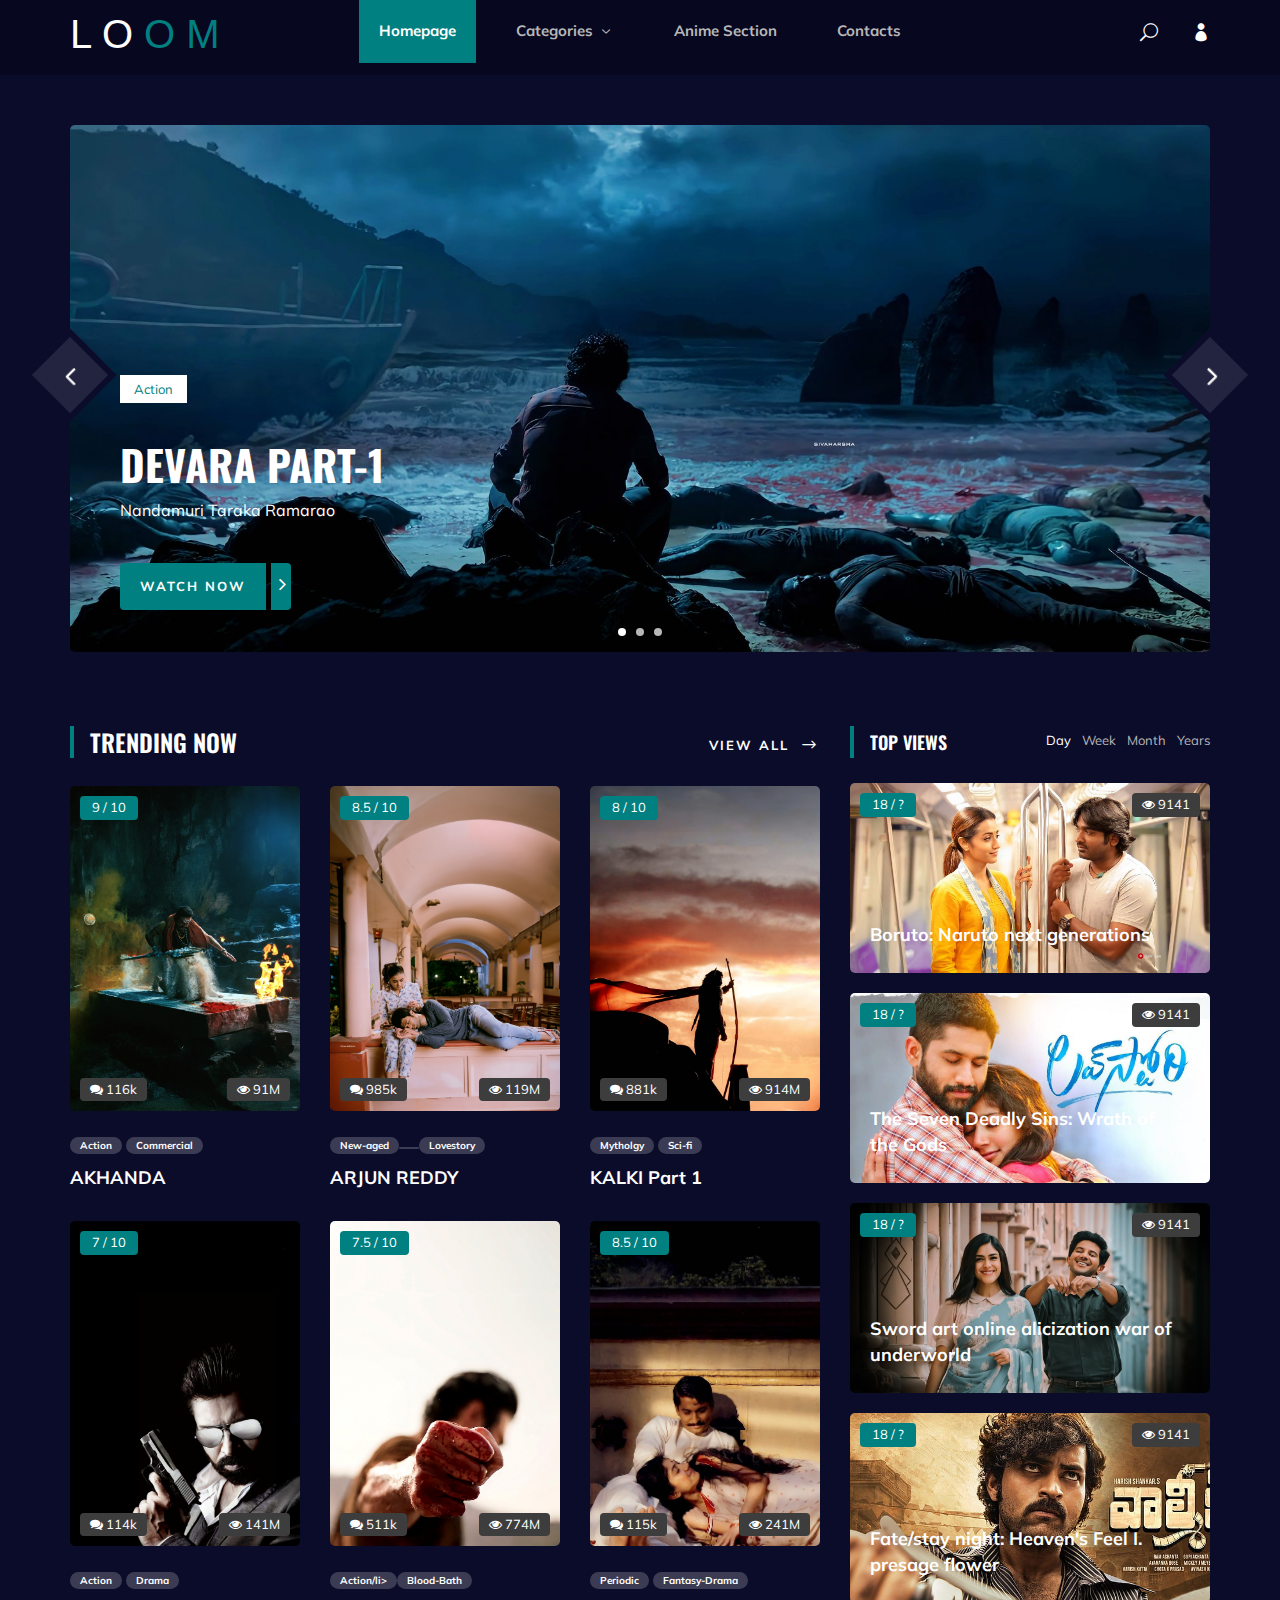
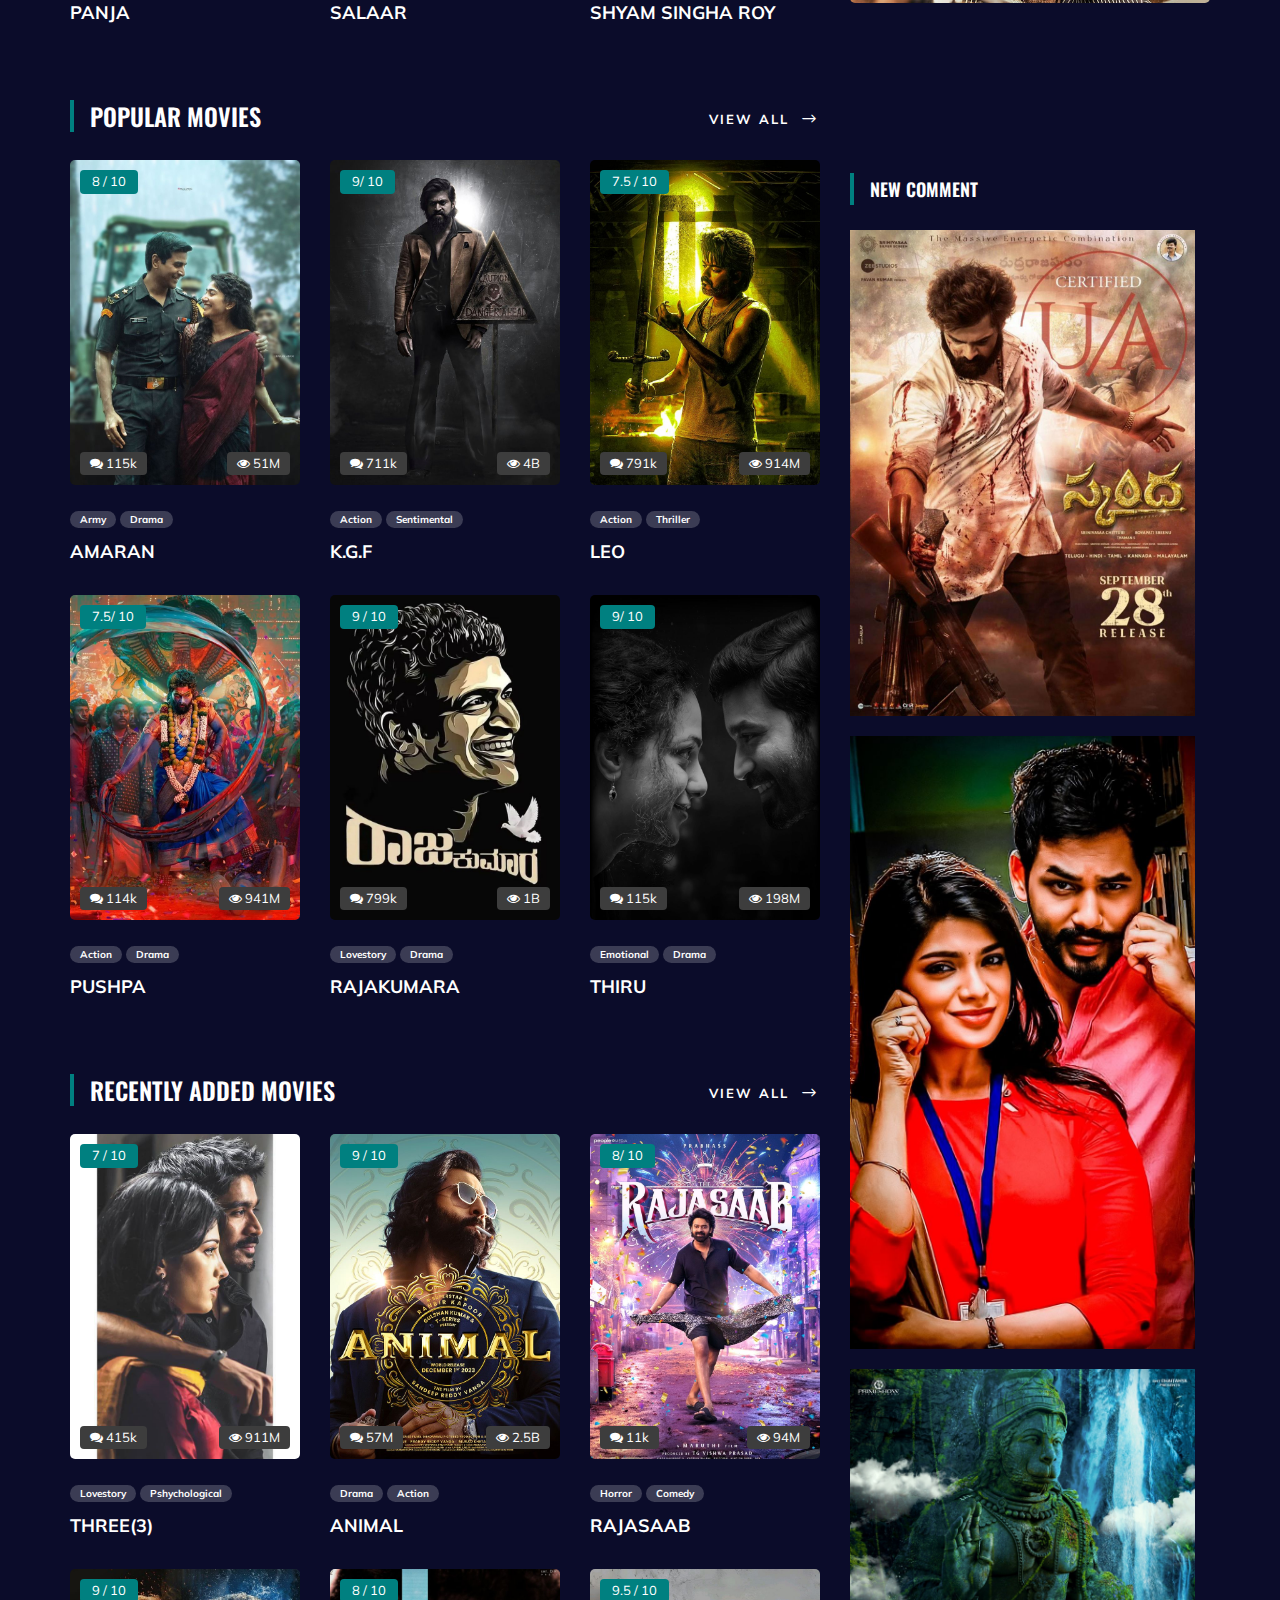
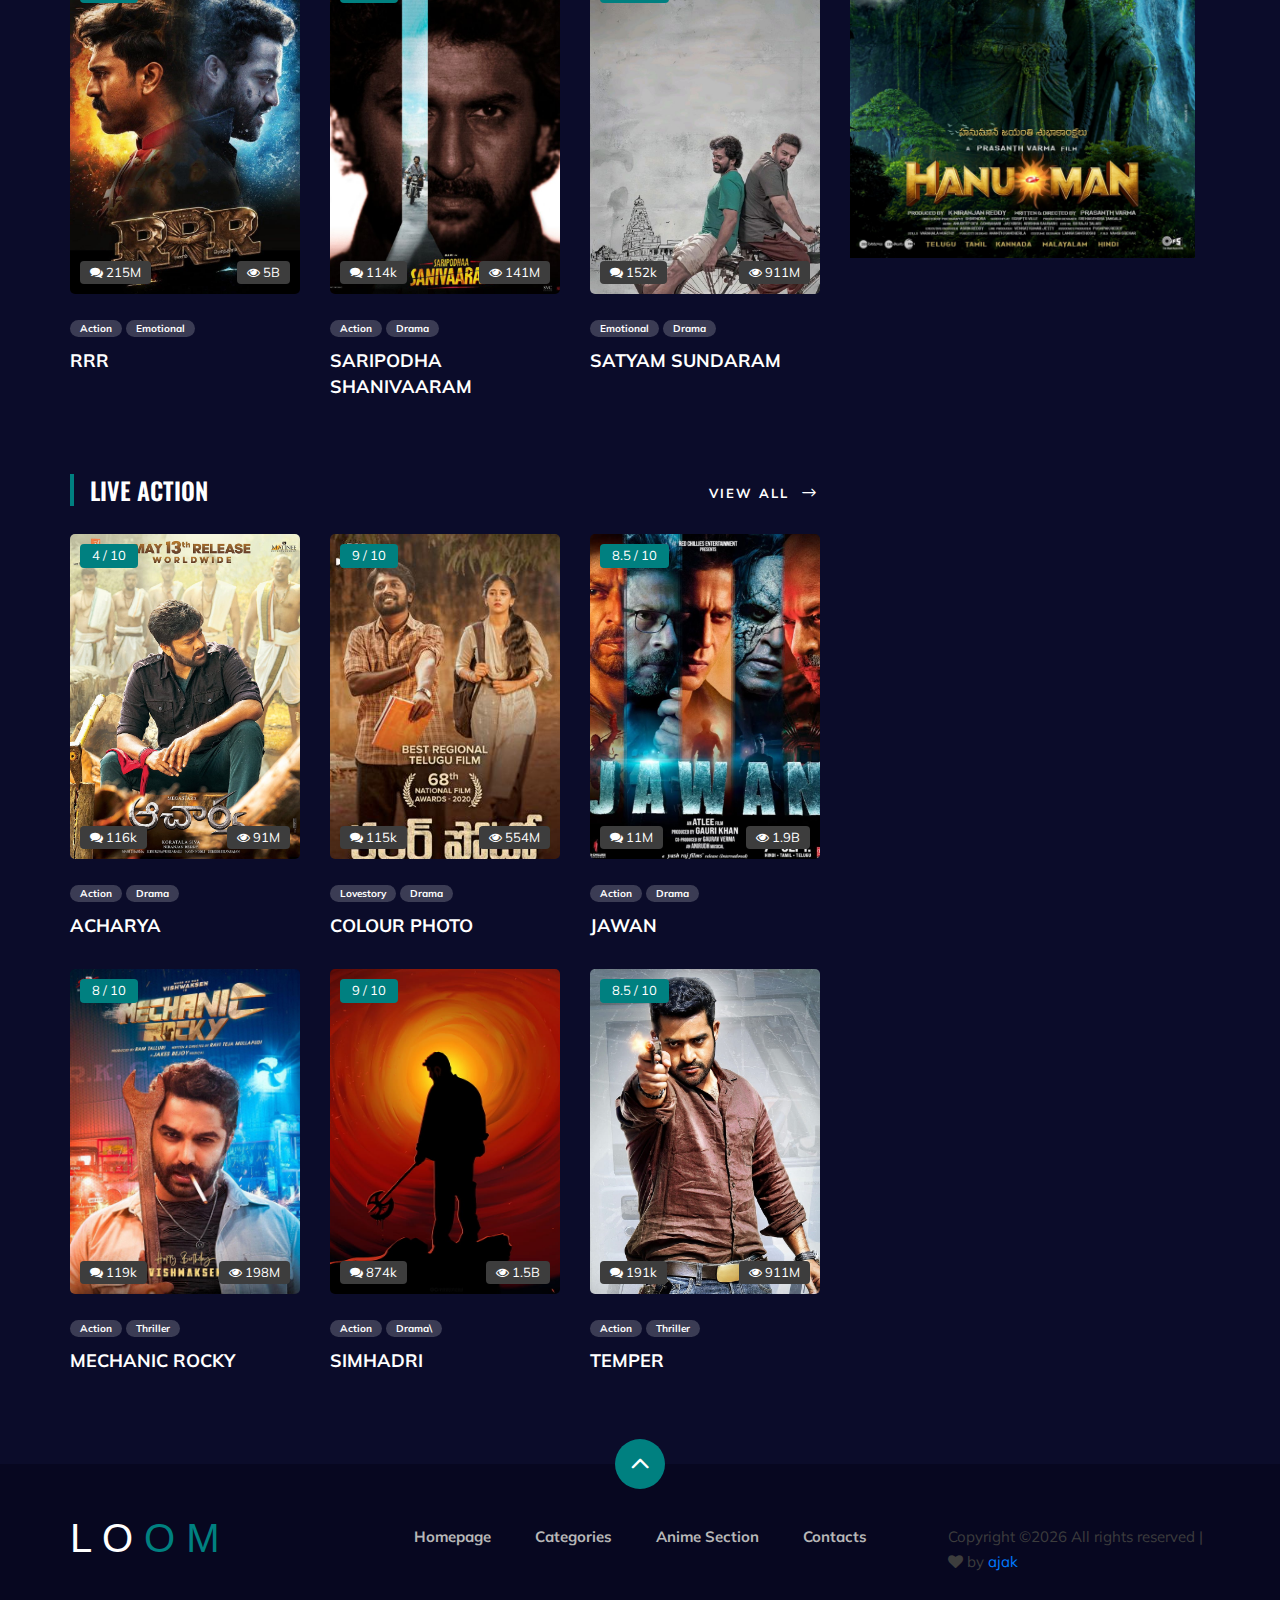
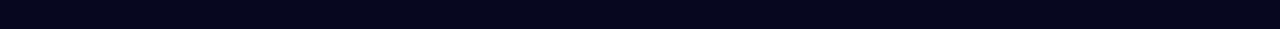
<file: index.html>
<!DOCTYPE html>
<html lang="zxx">

<head>
    <meta charset="UTF-8">
    <meta name="description" content="Watch trending and popular anime movies online.">
<meta name="keywords" content="anime, movies, trending, popular, watch online">

    <meta name="description" content="Anime Template">
    <meta name="keywords" content="Anime, unica, creative, html">
    <meta name="viewport" content="width=device-width, initial-scale=1.0">
    <meta http-equiv="X-UA-Compatible" content="ie=edge">
    <title>LOOM</title>

    <!-- Google Font -->
    <link href="https://fonts.googleapis.com/css2?family=Oswald:wght@300;400;500;600;700&display=swap" rel="stylesheet">
    <link href="https://fonts.googleapis.com/css2?family=Mulish:wght@300;400;500;600;700;800;900&display=swap"
    rel="stylesheet">

    <!-- Css Styles -->
    <link rel="stylesheet" href="css/bootstrap.min.css" type="text/css">
    <link rel="stylesheet" href="css/font-awesome.min.css" type="text/css">
    <link rel="stylesheet" href="css/elegant-icons.css" type="text/css">
    <link rel="stylesheet" href="css/plyr.css" type="text/css">
    <link rel="stylesheet" href="css/nice-select.css" type="text/css">
    <link rel="stylesheet" href="css/owl.carousel.min.css" type="text/css">
    <link rel="stylesheet" href="css/slicknav.min.css" type="text/css">
    <link rel="stylesheet" href="css/style.css" type="text/css">
</head>

<body>
    <!-- Page Preloder -->
    <div id="preloder">
        <div class="loader"></div>
    </div>

    <!-- Header Section Begin -->
    
    <header class="header">
        <div class="container ">
            <div class="row ">
                <div class="col-lg-2">
                    <div class="header__logo">
                        <a href="./index.html">
                            <h1 class="logo">L O <span class="span">O M</span></h1>
                        </a>
                    </div>
                </div>
                <div class="col-lg-8 ">
                    <div class="header__nav ">
                        <nav class="header__menu mobile-menu ">
                            <ul>
                                <li class="active"><a href="./index.html">Homepage</a></li>
                                <li><a href="./categories.html">Categories <span class="arrow_carrot-down"></span></a>
                                    <ul class="dropdown">
                                        <li><a href="./categories.html">Anime Collections</a></li>
                                        <li><a href="./anime-details.html"> Details</a></li>
                                        <li><a href="./anime-watching.html"> Watching</a></li>
                                        <li><a href="./blog-details.html">Blog Details</a></li>
                                        <li><a href="./signup.html">Sign Up</a></li>
                                        <li><a href="./login.html">Login</a></li>
                                    </ul>
                                </li>
                                <li><a href="./blog.html">Anime Section</a></li>
                                <li><a href="#">Contacts</a></li>
                            </ul>
                        </nav>
                    </div>
                </div>
                <div class="col-lg-2">
                    <div class="header__right">
                        <a href="#" class="search-switch"><span class="icon_search"></span></a>
                        <a href="./login.html"><span class="icon_profile"></span></a>
                    </div>
                </div>
            </div>
            <div id="mobile-menu-wrap"></div>
        </div>
    </header>
    
    <!-- Header End -->

    <!-- Hero Section Begin -->
    <section class="hero">
        <div class="container">
            <div class="hero__slider owl-carousel">
                
                    <div class="hero__items set-bg" data-setbg="img/hero/devara.jpeg">
                    <div class="row">
                        <div class="col-lg-6">
                            <div class="hero__text">
                        <div class="label">Action</div>
                                <h2>DEVARA PART-1</h2>
                                <p>Nandamuri Taraka Ramarao</p>
                                <a href="#"><span>Watch Now</span> <i class="fa fa-angle-right"></i></a>
                            </div>
                        </div>
                    </div>
                </div>
                <div class="hero__items set-bg" data-setbg="img/hero/god.jpg">
                    <div class="row">
                        <div class="col-lg-6">
                            <div class="hero__text">
                                <div class="label">Politics</div>
                                <h2>GANGS OF GODAVARI</h2>
                                <p>Vishwak sen </p>
                                <a href="#"><span>Watch Now</span> <i class="fa fa-angle-right"></i></a>
                            </div>
                        </div>
                    </div>
                </div>
                <div class="hero__items set-bg" data-setbg="img/hero/guntur.jpg">
                    <div class="row">
                        <div class="col-lg-6">
                            <div class="hero__text">
                                <div class="label">Commercial</div>
                                <h2>GUNTURU KAARAM</h2>
                                <p>Mahesh Babu</p>
                                <a href="#"><span>Watch Now</span> <i class="fa fa-angle-right"></i></a>
                            </div>
                        </div>
                    </div>
                </div>
            </div>
        </div>
    </section>
    <!-- Hero Section End -->

    <!-- Product Section Begin -->
    <section class="product spad">
        <div class="container">
            <div class="row">
                <div class="col-lg-8">
                    <div class="trending__product">
                        <div class="row">
                            <div class="col-lg-8 col-md-8 col-sm-8">
                                <div class="section-title">
                                    <h4>Trending Now</h4>
                                </div>
                            </div>
                            <div class="col-lg-4 col-md-4 col-sm-4">
                                <div class="btn__all">
                                    <a href="#" class="primary-btn">View All <span class="arrow_right"></span></a>
                                </div>
                            </div>
                        </div>
                        <div class="row">
                            <div class="col-lg-4 col-md-6 col-sm-6">
                                <div class="product__item">
                                    <div class="product__item__pic set-bg" data-setbg="img/trending/akhanda.jpg">
                                        <div class="ep">9 / 10</div>
                                        <div class="comment"><i class="fa fa-comments"></i> 116k</div>
                                        <div class="view"><i class="fa fa-eye"></i> 91M</div>
                                    </div>
                                    <div class="product__item__text">
                                        <ul>
                                            <li>Action</li>
                                            <li>Commercial</li>
                                        </ul>
                                        <h5><a href="#">AKHANDA</a></h5>
                                    </div>
                                </div>
                            </div>
                            <div class="col-lg-4 col-md-6 col-sm-6">
                                <div class="product__item">
                                    <div class="product__item__pic set-bg" data-setbg="img/trending/arjun.jpg">
                                        <div class="ep">8.5 / 10</div>
                                        <div class="comment"><i class="fa fa-comments"></i> 985k</div>
                                        <div class="view"><i class="fa fa-eye"></i> 119M</div>
                                    </div>
                                    <div class="product__item__text">
                                        <ul>
                                            <li>New-aged<li>
                                            <li>Lovestory</li>
                                        </ul>
                                        <h5><a href="#">ARJUN REDDY</a></h5>
                                    </div>
                                </div>
                            </div>
                            <div class="col-lg-4 col-md-6 col-sm-6">
                                <div class="product__item">
                                    <div class="product__item__pic set-bg" data-setbg="img/trending/kalki.jpg">
                                        <div class="ep">8 / 10</div>
                                        <div class="comment"><i class="fa fa-comments"></i> 881k</div>
                                        <div class="view"><i class="fa fa-eye"></i> 914M</div>
                                    </div>
                                    <div class="product__item__text">
                                        <ul>
                                            <li>Mytholgy</li>
                                            <li>Sci-fi</li>
                                        </ul>
                                        <h5><a href="#">KALKI Part 1</a></h5>
                                    </div>
                                </div>
                            </div>
                            <div class="col-lg-4 col-md-6 col-sm-6">
                                <div class="product__item">
                                    <div class="product__item__pic set-bg" data-setbg="img/trending/panja.jpg">
                                        <div class="ep">7 / 10</div>
                                        <div class="comment"><i class="fa fa-comments"></i> 114k</div>
                                        <div class="view"><i class="fa fa-eye"></i> 141M</div>
                                    </div>
                                    <div class="product__item__text">
                                        <ul>
                                            <li>Action</li>
                                            <li>Drama</li>
                                        </ul>
                                        <h5><a href="#">PANJA</a></h5>
                                    </div>
                                </div>
                            </div>
                            <div class="col-lg-4 col-md-6 col-sm-6">
                                <div class="product__item">
                                    <div class="product__item__pic set-bg" data-setbg="img/trending/salar.jpg">
                                        <div class="ep">7.5 / 10</div>
                                        <div class="comment"><i class="fa fa-comments"></i> 511k</div>
                                        <div class="view"><i class="fa fa-eye"></i> 774M</div>
                                    </div>
                                    <div class="product__item__text">
                                        <ul>
                                            <li>Action/li>
                                            <li>Blood-Bath</li>
                                        </ul>
                                        <h5><a href="#">SALAAR</a></h5>
                                    </div>
                                </div>
                            </div>
                            <div class="col-lg-4 col-md-6 col-sm-6">
                                <div class="product__item">
                                    <div class="product__item__pic set-bg" data-setbg="img/trending/shyam.jpg">
                                        <div class="ep">8.5 / 10</div>
                                        <div class="comment"><i class="fa fa-comments"></i> 115k</div>
                                        <div class="view"><i class="fa fa-eye"></i> 241M</div>
                                    </div>
                                    <div class="product__item__text">
                                        <ul>
                                            <li>Periodic</li>
                                            <li>Fantasy-Drama</li>
                                        </ul>
                                        <h5><a href="#">SHYAM SINGHA ROY</a></h5>
                                    </div>
                                </div>
                            </div>
                        </div>
                    </div>
                    <div class="popular__product">
                        <div class="row">
                            <div class="col-lg-8 col-md-8 col-sm-8">
                                <div class="section-title">
                                    <h4>Popular Movies</h4>
                                </div>
                            </div>
                            <div class="col-lg-4 col-md-4 col-sm-4">
                                <div class="btn__all">
                                    <a href="#" class="primary-btn">View All <span class="arrow_right"></span></a>
                                </div>
                            </div>
                        </div>
                        <div class="row">
                            <div class="col-lg-4 col-md-6 col-sm-6">
                                <div class="product__item">
                                    <div class="product__item__pic set-bg" data-setbg="img/popular/amaran.jpg">
                                        <div class="ep">8 / 10</div>
                                        <div class="comment"><i class="fa fa-comments"></i> 115k</div>
                                        <div class="view"><i class="fa fa-eye"></i> 51M</div>
                                    </div>
                                    <div class="product__item__text">
                                        <ul>
                                            <li>Army</li>
                                            <li>Drama</li>
                                        </ul>
                                        <h5><a href="#">AMARAN</a></h5>
                                    </div>
                                </div>
                            </div>
                            <div class="col-lg-4 col-md-6 col-sm-6">
                                <div class="product__item">
                                    <div class="product__item__pic set-bg" data-setbg="img/popular/kgf.jpg">
                                        <div class="ep">9/ 10</div>
                                        <div class="comment"><i class="fa fa-comments"></i> 711k</div>
                                        <div class="view"><i class="fa fa-eye"></i> 4B</div>
                                    </div>
                                    <div class="product__item__text">
                                        <ul>
                                            <li>Action</li>
                                            <li>Sentimental</li>
                                        </ul>
                                        <h5><a href="#">K.G.F</a></h5>
                                    </div>
                                </div>
                            </div>
                            <div class="col-lg-4 col-md-6 col-sm-6">
                                <div class="product__item">
                                    <div class="product__item__pic set-bg" data-setbg="img/popular/leo.jpg">
                                        <div class="ep">7.5 / 10</div>
                                        <div class="comment"><i class="fa fa-comments"></i> 791k</div>
                                        <div class="view"><i class="fa fa-eye"></i> 914M</div>
                                    </div>
                                    <div class="product__item__text">
                                        <ul>
                                            <li>Action</li>
                                            <li>Thriller</li>
                                        </ul>
                                        <h5><a href="#">LEO</a></h5>
                                    </div>
                                </div>
                            </div>
                            <div class="col-lg-4 col-md-6 col-sm-6">
                                <div class="product__item">
                                    <div class="product__item__pic set-bg" data-setbg="img/popular/pushpa.jpg">
                                        <div class="ep">7.5/ 10</div>
                                        <div class="comment"><i class="fa fa-comments"></i> 114k</div>
                                        <div class="view"><i class="fa fa-eye"></i> 941M</div>
                                    </div>
                                    <div class="product__item__text">
                                        <ul>
                                            <li>Action</li>
                                            <li>Drama</li>
                                        </ul>
                                        <h5><a href="#">PUSHPA</a></h5>
                                    </div>
                                </div>
                            </div>
                            <div class="col-lg-4 col-md-6 col-sm-6">
                                <div class="product__item">
                                    <div class="product__item__pic set-bg" data-setbg="img/popular/rajakumara.jpg">
                                        <div class="ep">9 / 10</div>
                                        <div class="comment"><i class="fa fa-comments"></i> 799k</div>
                                        <div class="view"><i class="fa fa-eye"></i> 1B</div>
                                    </div>
                                    <div class="product__item__text">
                                        <ul>
                                            <li>Lovestory</li>
                                            <li>Drama</li>
                                        </ul>
                                        <h5><a href="#">RAJAKUMARA</a></h5>
                                    </div>
                                </div>
                            </div>
                            <div class="col-lg-4 col-md-6 col-sm-6">
                                <div class="product__item">
                                    <div class="product__item__pic set-bg" data-setbg="img/popular/thiru.jpg">
                                        <div class="ep">9/ 10</div>
                                        <div class="comment"><i class="fa fa-comments"></i> 115k</div>
                                        <div class="view"><i class="fa fa-eye"></i> 198M</div>
                                    </div>
                                    <div class="product__item__text">
                                        <ul>
                                            <li>Emotional</li>
                                            <li>Drama</li>
                                        </ul>
                                        <h5><a href="#">THIRU</a></h5>
                                    </div>
                                </div>
                            </div>
                        </div>
                    </div>
                    <div class="recent__product">
                        <div class="row">
                            <div class="col-lg-8 col-md-8 col-sm-8">
                                <div class="section-title">
                                    <h4>Recently Added Movies</h4>
                                </div>
                            </div>
                            <div class="col-lg-4 col-md-4 col-sm-4">
                                <div class="btn__all">
                                    <a href="#" class="primary-btn">View All <span class="arrow_right"></span></a>
                                </div>
                            </div>
                        </div>
                        <div class="row">
                            <div class="col-lg-4 col-md-6 col-sm-6">
                                <div class="product__item">
                                    <div class="product__item__pic set-bg" data-setbg="img/recent/three.jpg">
                                        <div class="ep">7 / 10</div>
                                        <div class="comment"><i class="fa fa-comments"></i> 415k</div>
                                        <div class="view"><i class="fa fa-eye"></i> 911M</div>
                                    </div>
                                    <div class="product__item__text">
                                        <ul>
                                            <li>Lovestory</li>
                                            <li>Pshychological</li>
                                        </ul>
                                        <h5><a href="#">THREE(3)</a></h5>
                                    </div>
                                </div>
                            </div>
                            <div class="col-lg-4 col-md-6 col-sm-6">
                                <div class="product__item">
                                    <div class="product__item__pic set-bg" data-setbg="img/recent/animal.jpg">
                                        <div class="ep">9 / 10</div>
                                        <div class="comment"><i class="fa fa-comments"></i> 57M</div>
                                        <div class="view"><i class="fa fa-eye"></i> 2.5B</div>
                                    </div>
                                    <div class="product__item__text">
                                        <ul>
                                            <li>Drama</li>
                                            <li>Action</li>
                                        </ul>
                                        <h5><a href="#">ANIMAL</a></h5>
                                    </div>
                                </div>
                            </div>
                            <div class="col-lg-4 col-md-6 col-sm-6">
                                <div class="product__item">
                                    <div class="product__item__pic set-bg" data-setbg="img/recent/rajasab.jpg">
                                        <div class="ep">8/ 10</div>
                                        <div class="comment"><i class="fa fa-comments"></i> 11k</div>
                                        <div class="view"><i class="fa fa-eye"></i> 94M</div>
                                    </div>
                                    <div class="product__item__text">
                                        <ul>
                                            <li>Horror</li>
                                            <li>Comedy</li>
                                        </ul>
                                        <h5><a href="#">RAJASAAB</a></h5>
                                    </div>
                                </div>
                            </div>
                            <div class="col-lg-4 col-md-6 col-sm-6">
                                <div class="product__item">
                                    <div class="product__item__pic set-bg" data-setbg="img/recent/rrr.jpg">
                                        <div class="ep">9 / 10</div>
                                        <div class="comment"><i class="fa fa-comments"></i> 215M</div>
                                        <div class="view"><i class="fa fa-eye"></i> 5B</div>
                                    </div>
                                    <div class="product__item__text">
                                        <ul>
                                            <li>Action</li>
                                            <li>Emotional</li>
                                        </ul>
                                        <h5><a href="#">RRR</a></h5>
                                    </div>
                                </div>
                            </div>
                            <div class="col-lg-4 col-md-6 col-sm-6">
                                <div class="product__item">
                                    <div class="product__item__pic set-bg" data-setbg="img/recent/sarip.jpg">
                                        <div class="ep">8 / 10</div>
                                        <div class="comment"><i class="fa fa-comments"></i> 114k</div>
                                        <div class="view"><i class="fa fa-eye"></i> 141M</div>
                                    </div>
                                    <div class="product__item__text">
                                        <ul>
                                            <li>Action</li>
                                            <li>Drama</li>
                                        </ul>
                                        <h5><a href="#">SARIPODHA SHANIVAARAM</a></h5>
                                    </div>
                                </div>
                            </div>
                            <div class="col-lg-4 col-md-6 col-sm-6">
                                <div class="product__item">
                                    <div class="product__item__pic set-bg" data-setbg="img/recent/satyam.jpg">
                                        <div class="ep">9.5 / 10</div>
                                        <div class="comment"><i class="fa fa-comments"></i> 152k</div>
                                        <div class="view"><i class="fa fa-eye"></i> 911M</div>
                                    </div>
                                    <div class="product__item__text">
                                        <ul>
                                            <li>Emotional</li>
                                            <li>Drama</li>
                                        </ul>
                                        <h5><a href="#">SATYAM SUNDARAM</a></h5>
                                    </div>
                                </div>
                            </div>
                        </div>
                    </div>
                    <div class="live__product">
                        <div class="row">
                            <div class="col-lg-8 col-md-8 col-sm-8">
                                <div class="section-title">
                                    <h4>Live Action</h4>
                                </div>
                            </div>
                            <div class="col-lg-4 col-md-4 col-sm-4">
                                <div class="btn__all">
                                    <a href="#" class="primary-btn">View All <span class="arrow_right"></span></a>
                                </div>
                            </div>
                        </div>
                        <div class="row">
                            <div class="col-lg-4 col-md-6 col-sm-6">
                                <div class="product__item">
                                    <div class="product__item__pic set-bg" data-setbg="img/live/acharya.jpg">
                                        <div class="ep">4 / 10</div>
                                        <div class="comment"><i class="fa fa-comments"></i> 116k</div>
                                        <div class="view"><i class="fa fa-eye"></i> 91M</div>
                                    </div>
                                    <div class="product__item__text">
                                        <ul>
                                            <li>Action</li>
                                            <li>Drama</li>
                                        </ul>
                                        <h5><a href="#">ACHARYA</a></h5>
                                    </div>
                                </div>
                            </div>
                            <div class="col-lg-4 col-md-6 col-sm-6">
                                <div class="product__item">
                                    <div class="product__item__pic set-bg" data-setbg="img/live/colour.jpg">
                                        <div class="ep">9 / 10</div>
                                        <div class="comment"><i class="fa fa-comments"></i> 115k</div>
                                        <div class="view"><i class="fa fa-eye"></i> 554M</div>
                                    </div>
                                    <div class="product__item__text">
                                        <ul>
                                            <li>Lovestory</li>
                                            <li>Drama</li>
                                        </ul>
                                        <h5><a href="#">COLOUR PHOTO</a></h5>
                                    </div>
                                </div>
                            </div>
                            <div class="col-lg-4 col-md-6 col-sm-6">
                                <div class="product__item">
                                    <div class="product__item__pic set-bg" data-setbg="img/live/jawan.jpg">
                                        <div class="ep">8.5 / 10</div>
                                        <div class="comment"><i class="fa fa-comments"></i> 11M</div>
                                        <div class="view"><i class="fa fa-eye"></i> 1.9B</div>
                                    </div>
                                    <div class="product__item__text">
                                        <ul>
                                            <li>Action</li>
                                            <li>Drama</li>
                                        </ul>
                                        <h5><a href="#">JAWAN</a></h5>
                                    </div>
                                </div>
                            </div>
                            <div class="col-lg-4 col-md-6 col-sm-6">
                                <div class="product__item">
                                    <div class="product__item__pic set-bg" data-setbg="img/live/Mechanic.jpg">
                                        <div class="ep">8 / 10</div>
                                        <div class="comment"><i class="fa fa-comments"></i> 119k</div>
                                        <div class="view"><i class="fa fa-eye"></i> 198M</div>
                                    </div>
                                    <div class="product__item__text">
                                        <ul>
                                            <li>Action</li>
                                            <li>Thriller</li>
                                        </ul>
                                        <h5><a href="#">MECHANIC ROCKY</a></h5>
                                    </div>
                                </div>
                            </div>
                            <div class="col-lg-4 col-md-6 col-sm-6">
                                <div class="product__item">
                                    <div class="product__item__pic set-bg" data-setbg="img/live/simhadri.jpg">
                                        <div class="ep">9 / 10</div>
                                        <div class="comment"><i class="fa fa-comments"></i> 874k</div>
                                        <div class="view"><i class="fa fa-eye"></i> 1.5B</div>
                                    </div>
                                    <div class="product__item__text">
                                        <ul>
                                            <li>Action</li>
                                            <li>Drama\</li>
                                        </ul>
                                        <h5><a href="#">SIMHADRI</a></h5>
                                    </div>
                                </div>
                            </div>
                            <div class="col-lg-4 col-md-6 col-sm-6">
                                <div class="product__item">
                                    <div class="product__item__pic set-bg" data-setbg="img/live/temper.jpg">
                                        <div class="ep">8.5 / 10</div>
                                        <div class="comment"><i class="fa fa-comments"></i> 191k</div>
                                        <div class="view"><i class="fa fa-eye"></i> 911M</div>
                                    </div>
                                    <div class="product__item__text">
                                        <ul>
                                            <li>Action</li>
                                            <li>Thriller</li>
                                        </ul>
                                        <h5><a href="#">TEMPER</a></h5>
                                    </div>
                                </div>
                            </div>
                        </div>
                    </div>
                </div>
                <div class="col-lg-4 col-md-6 col-sm-8">
                    <div class="product__sidebar">
                        <div class="product__sidebar__view">
                            <div class="section-title">
                                <h5>Top Views</h5>
                            </div>
                            <ul class="filter__controls">
                                <li class="active" data-filter="*">Day</li>
                                <li data-filter=".week">Week</li>
                                <li data-filter=".month">Month</li>
                                <li data-filter=".years">Years</li>
                            </ul>
                            <div class="filter__gallery">
                                <div class="product__sidebar__view__item set-bg mix day years"
                                data-setbg="img/sidebar/96img.jpg">
                                <div class="ep">18 / ?</div>
                                <div class="view"><i class="fa fa-eye"></i> 9141</div>
                                <h5><a href="#">Boruto: Naruto next generations</a></h5>
                            </div>
                            <div class="product__sidebar__view__item set-bg mix month week"
                            data-setbg="img/sidebar/lovestory.jpg">
                            <div class="ep">18 / ?</div>
                            <div class="view"><i class="fa fa-eye"></i> 9141</div>
                            <h5><a href="#">The Seven Deadly Sins: Wrath of the Gods</a></h5>
                        </div>
                        <div class="product__sidebar__view__item set-bg mix week years"
                        data-setbg="img/sidebar/sitaramam.jpg">
                        <div class="ep">18 / ?</div>
                        <div class="view"><i class="fa fa-eye"></i> 9141</div>
                        <h5><a href="#">Sword art online alicization war of underworld</a></h5>
                    </div>
                    <div class="product__sidebar__view__item set-bg mix years month"
                    data-setbg="img/sidebar/valmiki.jpg">
                    <div class="ep">18 / ?</div>
                    <div class="view"><i class="fa fa-eye"></i> 9141</div>
                    <h5><a href="#">Fate/stay night: Heaven's Feel I. presage flower</a></h5>
                </div>
                
            </div>
        </div>
    </div>
    <div class="product__sidebar__comment">
        <div class="section-title">

            <br><br><br><br>
            <h5>New Comment</h5>
        </div>
        
     
        <div class="product__sidebar__comment__item">
            <div class="product__sidebar__comment__item__pic">
                <img src="img/sidebar/skanda.jpg" alt="">
            </div>
            <div class="product__sidebar__comment__item__text">
                <ul>
                    <li>Active</li>
                    <li>Movie</li>
                </ul>
                <h5><a href="#">Shirogane Tamashii hen Kouhan sen</a></h5>
                <span><i class="fa fa-eye"></i> 19.141 Viewes</span>
            </div>
        </div>
        <div class="product__sidebar__comment__item">
            <div class="product__sidebar__comment__item__pic">
                <img src="img/sidebar/meesaya.jpg" alt="">
            </div>
            <div class="product__sidebar__comment__item__text">
                <ul>
                    <li>Active</li>
                    <li>Movie</li>
                </ul>
                <h5><a href="#">Kizumonogatari III: Reiket su-hen</a></h5>
                <span><i class="fa fa-eye"></i> 19.141 Viewes</span>
            </div>
        </div>
        <div class="product__sidebar__comment__item">
            <div class="product__sidebar__comment__item__pic">
                <img src="img/sidebar/hanuman.jpg" alt="">
            </div>
            <div class="product__sidebar__comment__item__text">
                <ul>
                    <li>Active</li>
                    <li>Movie</li>
                </ul>
                <h5><a href="#">Monogatari Series: Second Season</a></h5>
                <span><i class="fa fa-eye"></i> 19.141 Viewes</span>
            </div>
        </div>
    </div>
</div>
</div>
</div>
</div>
</section>
<!-- Product Section End -->

<!-- Footer Section Begin -->
<footer class="footer">
    <div class="page-up">
        <a href="#" id="scrollToTopButton"><span class="arrow_carrot-up"></span></a>
    </div>
    <div class="container">
        <div class="row">
            <div class="col-lg-3">
                <div class="footer__logo">
                    <a href="./index.html">
                        <h1 class="logo">L O <span class="span">O M</span></h1>
                    </a>
                </div>
            </div>
            <div class="col-lg-6">
                <div class="footer__nav">
                    <ul>
                        <li class="active"><a href="./index.html">Homepage</a></li>
                        <li><a href="./categories.html">Categories</a></li>
                        <li><a href="./blog.html">Anime Section</a></li>
                        <li><a href="#">Contacts</a></li>
                    </ul>
                </div>
            </div>
            <div class="col-lg-3">
                <p>
                  Copyright &copy;<script>document.write(new Date().getFullYear());</script> All rights reserved |  <i class="fa fa-heart" aria-hidden="true"></i> by <a href="https://colorlib.com" target="_blank">ajak</a>
                 </p>

              </div>
          </div>
      </div>
  </footer>
  <!-- Footer Section End -->

  <!-- Search model Begin -->
  <div class="search-model">
    <div class="h-100 d-flex align-items-center justify-content-center">
        <div class="search-close-switch"><i class="icon_close"></i></div>
        <form class="search-model-form">
            <input type="text" id="search-input" placeholder="Search here.....">
        </form>
    </div>
</div>
<!-- Search model end -->

<!-- Js Plugins -->
<script src="js/jquery-3.3.1.min.js"></script>
<script src="js/bootstrap.min.js"></script>
<script src="js/player.js"></script>
<script src="js/jquery.nice-select.min.js"></script>
<script src="js/mixitup.min.js"></script>
<script src="js/jquery.slicknav.js"></script>
<script src="js/owl.carousel.min.js"></script>
<script src="js/main.js"></script>


</body>

</html>
</file>
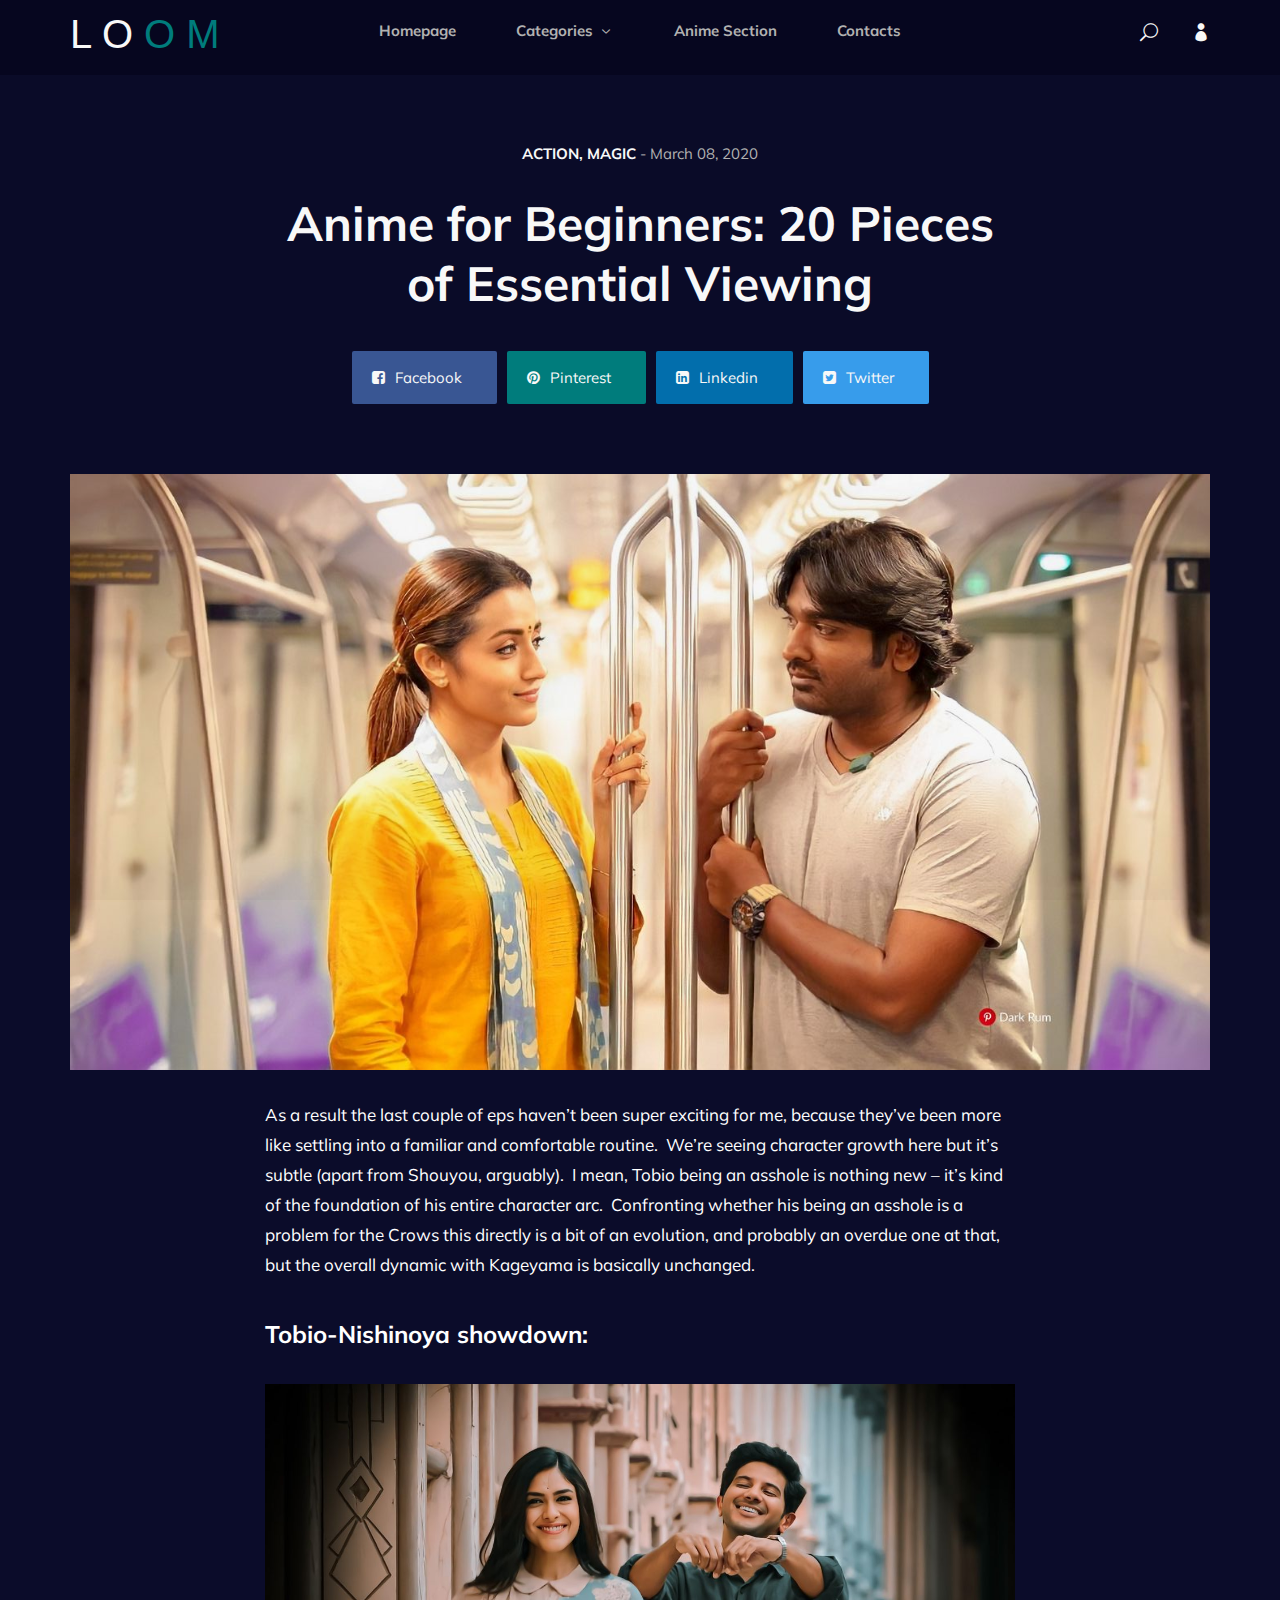
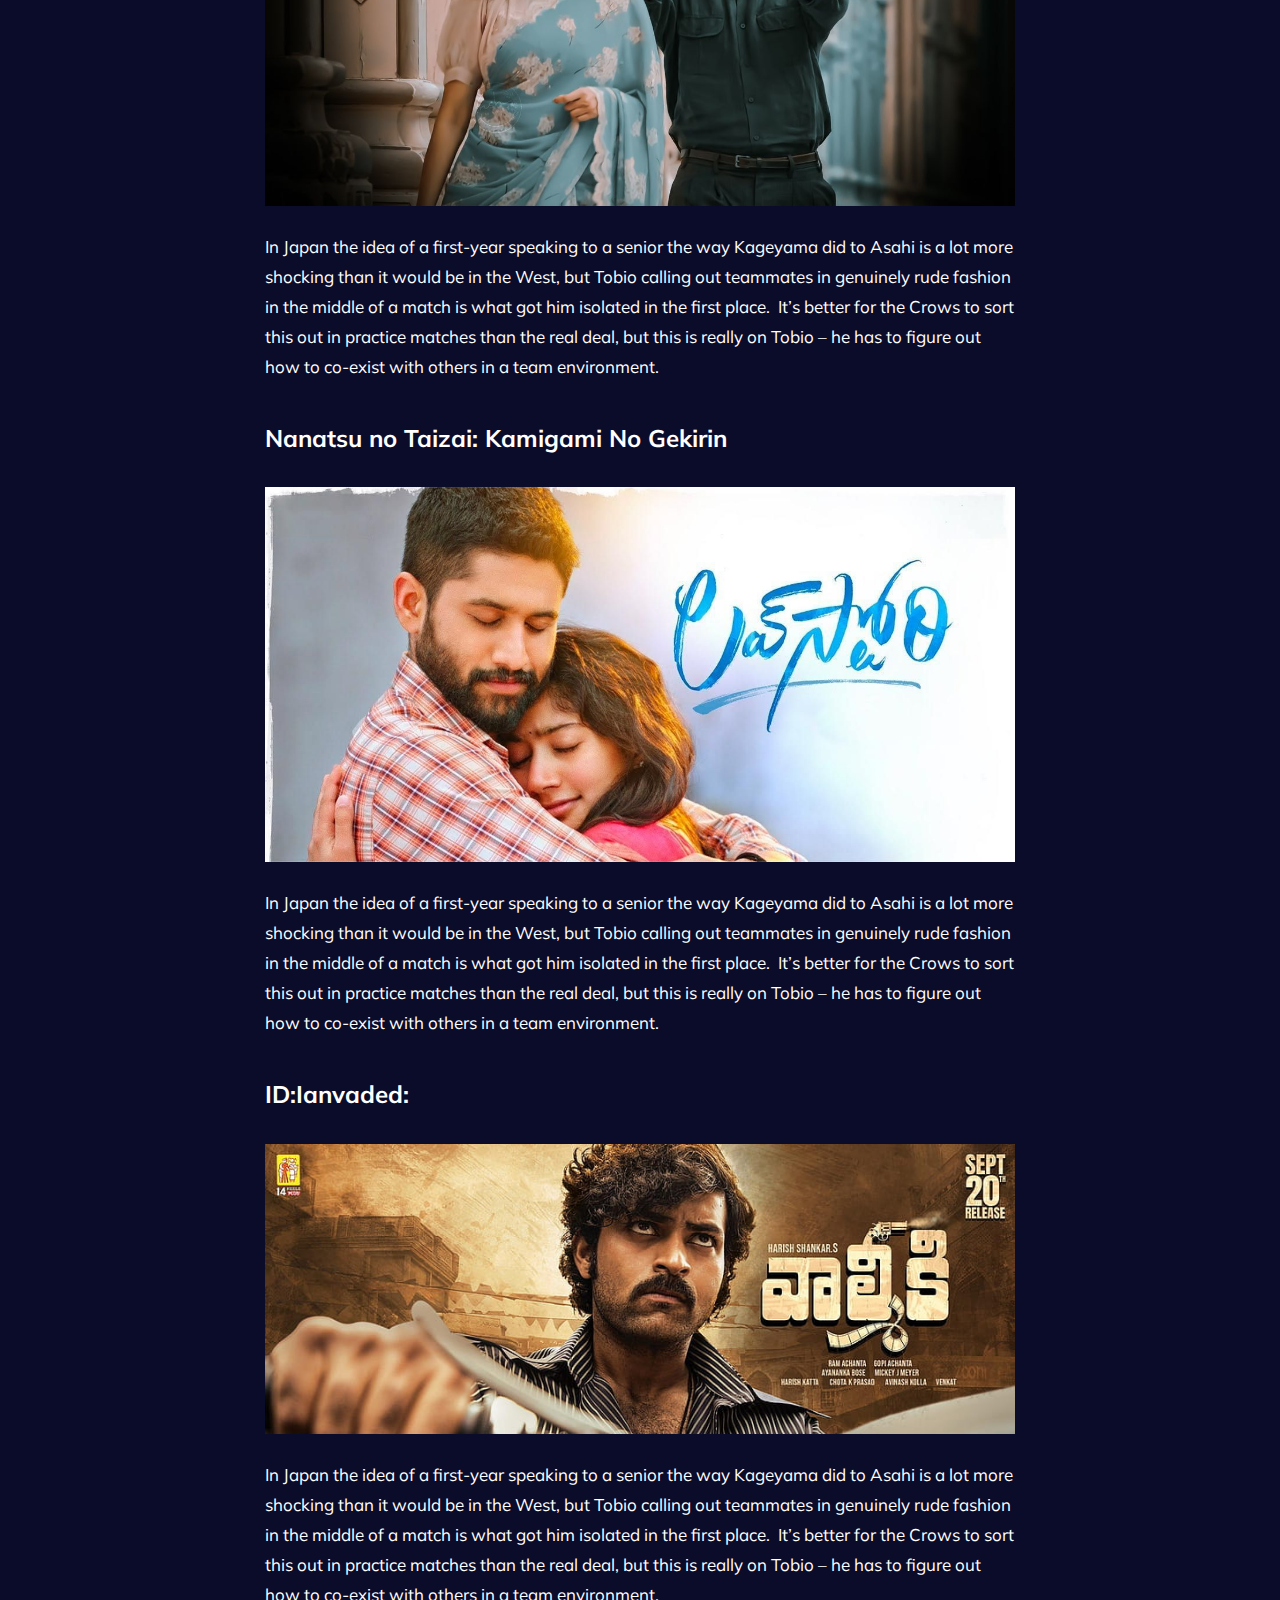
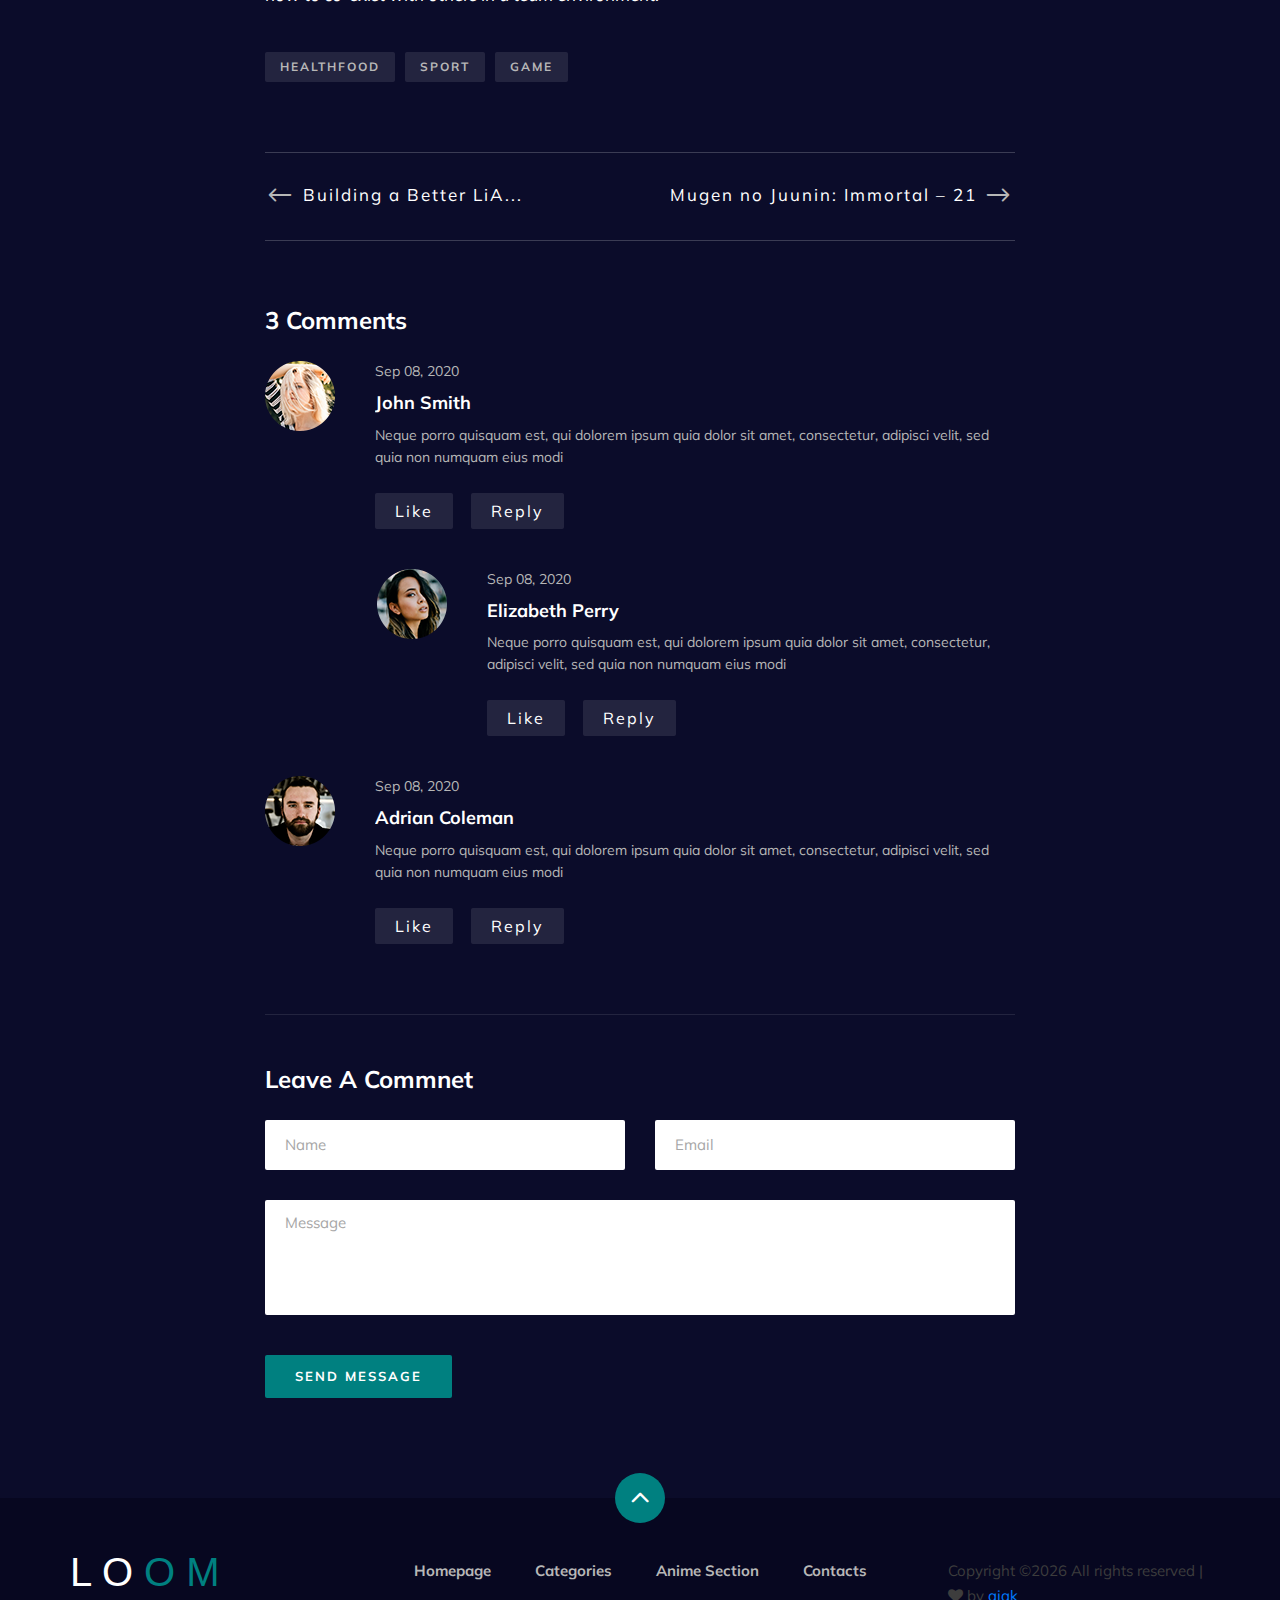
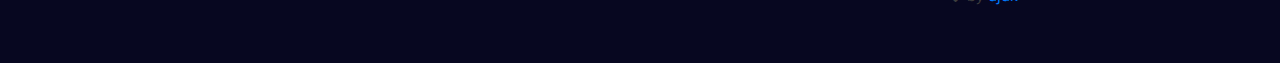
<file: blog-details.html>
<!DOCTYPE html>
<html lang="zxx">

<head>
    <meta charset="UTF-8">
    <meta name="description" content="Anime Template">
    <meta name="keywords" content="Anime, unica, creative, html">
    <meta name="viewport" content="width=device-width, initial-scale=1.0">
    <meta http-equiv="X-UA-Compatible" content="ie=edge">
    <title>LOOM</title>

    <!-- Google Font -->
    <link href="https://fonts.googleapis.com/css2?family=Oswald:wght@300;400;500;600;700&display=swap" rel="stylesheet">
    <link href="https://fonts.googleapis.com/css2?family=Mulish:wght@300;400;500;600;700;800;900&display=swap"
    rel="stylesheet">

    <!-- Css Styles -->
    <link rel="stylesheet" href="css/bootstrap.min.css" type="text/css">
    <link rel="stylesheet" href="css/font-awesome.min.css" type="text/css">
    <link rel="stylesheet" href="css/elegant-icons.css" type="text/css">
    <link rel="stylesheet" href="css/plyr.css" type="text/css">
    <link rel="stylesheet" href="css/nice-select.css" type="text/css">
    <link rel="stylesheet" href="css/owl.carousel.min.css" type="text/css">
    <link rel="stylesheet" href="css/slicknav.min.css" type="text/css">
    <link rel="stylesheet" href="css/style.css" type="text/css">
</head>

<body>
    <!-- Page Preloder -->
    <div id="preloder">
        <div class="loader"></div>
    </div>

    <!-- Header Section Begin -->
    <header class="header">
        <div class="container">
            <div class="row">
                <div class="col-lg-2">
                    <div class="header__logo">
                        <a href="./index.html">
                            <h1 class="logo">L O <span class="span">O M</span></h1>
                        </a>
                    </div>
                </div>
                <div class="col-lg-8">
                    <div class="header__nav">
                        <nav class="header__menu mobile-menu">
                            <ul>
                                <li><a href="./index.html">Homepage</a></li>
                                <li><a href="./categories.html">Categories <span class="arrow_carrot-down"></span></a>
                                    <ul class="dropdown">
                                        <li><a href="./categories.html">Anime Collections</a></li>
                                        <li><a href="./anime-details.html"> Details</a></li>
                                        <li><a href="./anime-watching.html"> Watching</a></li>
                                        <li><a href="./blog-details.html">Blog Details</a></li>
                                        <li><a href="./signup.html">Sign Up</a></li>
                                        <li><a href="./login.html">Login</a></li>
                                    </ul>
                                </li>
                                <li><a href="./blog.html">Anime Section</a></li>
                                <li><a href="#">Contacts</a></li>
                            </ul>
                        </nav>
                    </div>
                </div>
                <div class="col-lg-2">
                    <div class="header__right">
                        <a href="#" class="search-switch"><span class="icon_search"></span></a>
                        <a href="./login.html"><span class="icon_profile"></span></a>
                    </div>
                </div>
            </div>
            <div id="mobile-menu-wrap"></div>
        </div>
    </header>
    <!-- Header End -->

    <!-- Blog Details Section Begin -->
    <section class="blog-details spad">
        <div class="container">
            <div class="row d-flex justify-content-center">
                <div class="col-lg-8">
                    <div class="blog__details__title">
                        <h6>Action, Magic <span>- March 08, 2020</span></h6>
                        <h2>Anime for Beginners: 20 Pieces of Essential Viewing</h2>
                        <div class="blog__details__social">
                            <a href="#" class="facebook"><i class="fa fa-facebook-square"></i> Facebook</a>
                            <a href="#" class="pinterest"><i class="fa fa-pinterest"></i> Pinterest</a>
                            <a href="#" class="linkedin"><i class="fa fa-linkedin-square"></i> Linkedin</a>
                            <a href="#" class="twitter"><i class="fa fa-twitter-square"></i> Twitter</a>
                        </div>
                    </div>
                </div>
                <div class="col-lg-12">
                    <div class="blog__details__pic">
                        <img src="img/sidebar/96.jpg" alt="">
                    </div>
                </div>
                <div class="col-lg-8">
                    <div class="blog__details__content">
                        <div class="blog__details__text">
                            <p>As a result the last couple of eps haven’t been super exciting for me, because they’ve
                                been more like settling into a familiar and comfortable routine.  We’re seeing character
                                growth here but it’s subtle (apart from Shouyou, arguably).  I mean, Tobio being an
                                asshole is nothing new – it’s kind of the foundation of his entire character arc. 
                                Confronting whether his being an asshole is a problem for the Crows this directly is a
                                bit of an evolution, and probably an overdue one at that, but the overall dynamic with
                            Kageyama is basically unchanged.</p>
                        </div>
                        <div class="blog__details__item__text">
                            <h4>Tobio-Nishinoya showdown:</h4>
                            <img src="img/sidebar/sitaramam.jpg" alt="">
                            <p>In Japan the idea of a first-year speaking to a senior the way Kageyama did to Asahi is a
                                lot more shocking than it would be in the West, but Tobio calling out teammates in
                                genuinely rude fashion in the middle of a match is what got him isolated in the first
                                place.  It’s better for the Crows to sort this out in practice matches than the real
                                deal, but this is really on Tobio – he has to figure out how to co-exist with others in
                            a team environment.</p>
                        </div>
                        <div class="blog__details__item__text">
                            <h4>Nanatsu no Taizai: Kamigami No Gekirin</h4>
                            <img src="img/sidebar/lovestory.jpg" alt="">
                            <p>In Japan the idea of a first-year speaking to a senior the way Kageyama did to Asahi is a
                                lot more shocking than it would be in the West, but Tobio calling out teammates in
                                genuinely rude fashion in the middle of a match is what got him isolated in the first
                                place.  It’s better for the Crows to sort this out in practice matches than the real
                                deal, but this is really on Tobio – he has to figure out how to co-exist with others in
                            a team environment.</p>
                        </div>
                        <div class="blog__details__item__text">
                            <h4>ID:Ianvaded:</h4>
                            <img src="img/sidebar/valmiki.jpg" alt="">
                            <p>In Japan the idea of a first-year speaking to a senior the way Kageyama did to Asahi is a
                                lot more shocking than it would be in the West, but Tobio calling out teammates in
                                genuinely rude fashion in the middle of a match is what got him isolated in the first
                                place.  It’s better for the Crows to sort this out in practice matches than the real
                                deal, but this is really on Tobio – he has to figure out how to co-exist with others in
                            a team environment.</p>
                        </div>
                        <div class="blog__details__tags">
                            <a href="#">Healthfood</a>
                            <a href="#">Sport</a>
                            <a href="#">Game</a>
                        </div>
                        <div class="blog__details__btns">
                            <div class="row">
                                <div class="col-lg-6">
                                    <div class="blog__details__btns__item">
                                        <h5><a href="#"><span class="arrow_left"></span> Building a Better LiA...</a>
                                        </h5>
                                    </div>
                                </div>
                                <div class="col-lg-6">
                                    <div class="blog__details__btns__item next__btn">
                                        <h5><a href="#">Mugen no Juunin: Immortal – 21 <span
                                            class="arrow_right"></span></a></h5>
                                        </div>
                                    </div>
                                </div>
                            </div>
                            <div class="blog__details__comment">
                                <h4>3 Comments</h4>
                                <div class="blog__details__comment__item">
                                    <div class="blog__details__comment__item__pic">
                                        <img src="img/blog/details/comment-1.png" alt="">
                                    </div>
                                    <div class="blog__details__comment__item__text">
                                        <span>Sep 08, 2020</span>
                                        <h5>John Smith</h5>
                                        <p>Neque porro quisquam est, qui dolorem ipsum quia dolor sit amet, consectetur,
                                        adipisci velit, sed quia non numquam eius modi</p>
                                        <a href="#">Like</a>
                                        <a href="#">Reply</a>
                                    </div>
                                </div>
                                <div class="blog__details__comment__item blog__details__comment__item--reply">
                                    <div class="blog__details__comment__item__pic">
                                        <img src="img/blog/details/comment-2.png" alt="">
                                    </div>
                                    <div class="blog__details__comment__item__text">
                                        <span>Sep 08, 2020</span>
                                        <h5>Elizabeth Perry</h5>
                                        <p>Neque porro quisquam est, qui dolorem ipsum quia dolor sit amet, consectetur,
                                        adipisci velit, sed quia non numquam eius modi</p>
                                        <a href="#">Like</a>
                                        <a href="#">Reply</a>
                                    </div>
                                </div>
                                <div class="blog__details__comment__item">
                                    <div class="blog__details__comment__item__pic">
                                        <img src="img/blog/details/comment-3.png" alt="">
                                    </div>
                                    <div class="blog__details__comment__item__text">
                                        <span>Sep 08, 2020</span>
                                        <h5>Adrian Coleman</h5>
                                        <p>Neque porro quisquam est, qui dolorem ipsum quia dolor sit amet, consectetur,
                                        adipisci velit, sed quia non numquam eius modi</p>
                                        <a href="#">Like</a>
                                        <a href="#">Reply</a>
                                    </div>
                                </div>
                            </div>
                            <div class="blog__details__form">
                                <h4>Leave A Commnet</h4>
                                <form action="#">
                                    <div class="row">
                                        <div class="col-lg-6 col-md-6 col-sm-6">
                                            <input type="text" placeholder="Name">
                                        </div>
                                        <div class="col-lg-6 col-md-6 col-sm-6">
                                            <input type="text" placeholder="Email">
                                        </div>
                                        <div class="col-lg-12">
                                            <textarea placeholder="Message"></textarea>
                                            <button type="submit" class="site-btn">Send Message</button>
                                        </div>
                                    </div>
                                </form>
                            </div>
                        </div>
                    </div>
                </div>
            </div>
        </section>
        <!-- Blog Details Section End -->

        <!-- Footer Section Begin -->
        <footer class="footer">
            <div class="page-up">
                <a href="#" id="scrollToTopButton"><span class="arrow_carrot-up"></span></a>
            </div>
            <div class="container">
                <div class="row">
                    <div class="col-lg-3">
                        <div class="footer__logo">
                            <a href="./index.html">
                                <h1 class="logo">L O <span class="span">O M</span></h1>
                            </a>
                        </div>
                    </div>
                    <div class="col-lg-6">
                        <div class="footer__nav">
                            <ul>
                                <li class="active"><a href="./index.html">Homepage</a></li>
                                <li><a href="./categories.html">Categories</a></li>
                                <li><a href="./blog.html">Anime Section</a></li>
                                <li><a href="#">Contacts</a></li>
                            </ul>
                        </div>
                    </div>
                    <div class="col-lg-3">
                        <p>
                            Copyright &copy;<script>document.write(new Date().getFullYear());</script> All rights reserved |  <i class="fa fa-heart" aria-hidden="true"></i> by <a href="https://colorlib.com" target="_blank">ajak</a>
                           </p>

                      </div>
                  </div>
              </div>
          </footer>
          <!-- Footer Section End -->

          <!-- Search model Begin -->
          <div class="search-model">
            <div class="h-100 d-flex align-items-center justify-content-center">
                <div class="search-close-switch"><i class="icon_close"></i></div>
                <form class="search-model-form">
                    <input type="text" id="search-input" placeholder="Search here.....">
                </form>
            </div>
        </div>
        <!-- Search model end -->

        <!-- Js Plugins -->
        <script src="js/jquery-3.3.1.min.js"></script>
        <script src="js/bootstrap.min.js"></script>
        <script src="js/player.js"></script>
        <script src="js/jquery.nice-select.min.js"></script>
        <script src="js/mixitup.min.js"></script>
        <script src="js/jquery.slicknav.js"></script>
        <script src="js/owl.carousel.min.js"></script>
        <script src="js/main.js"></script>

    </body>

    </html>
</file>
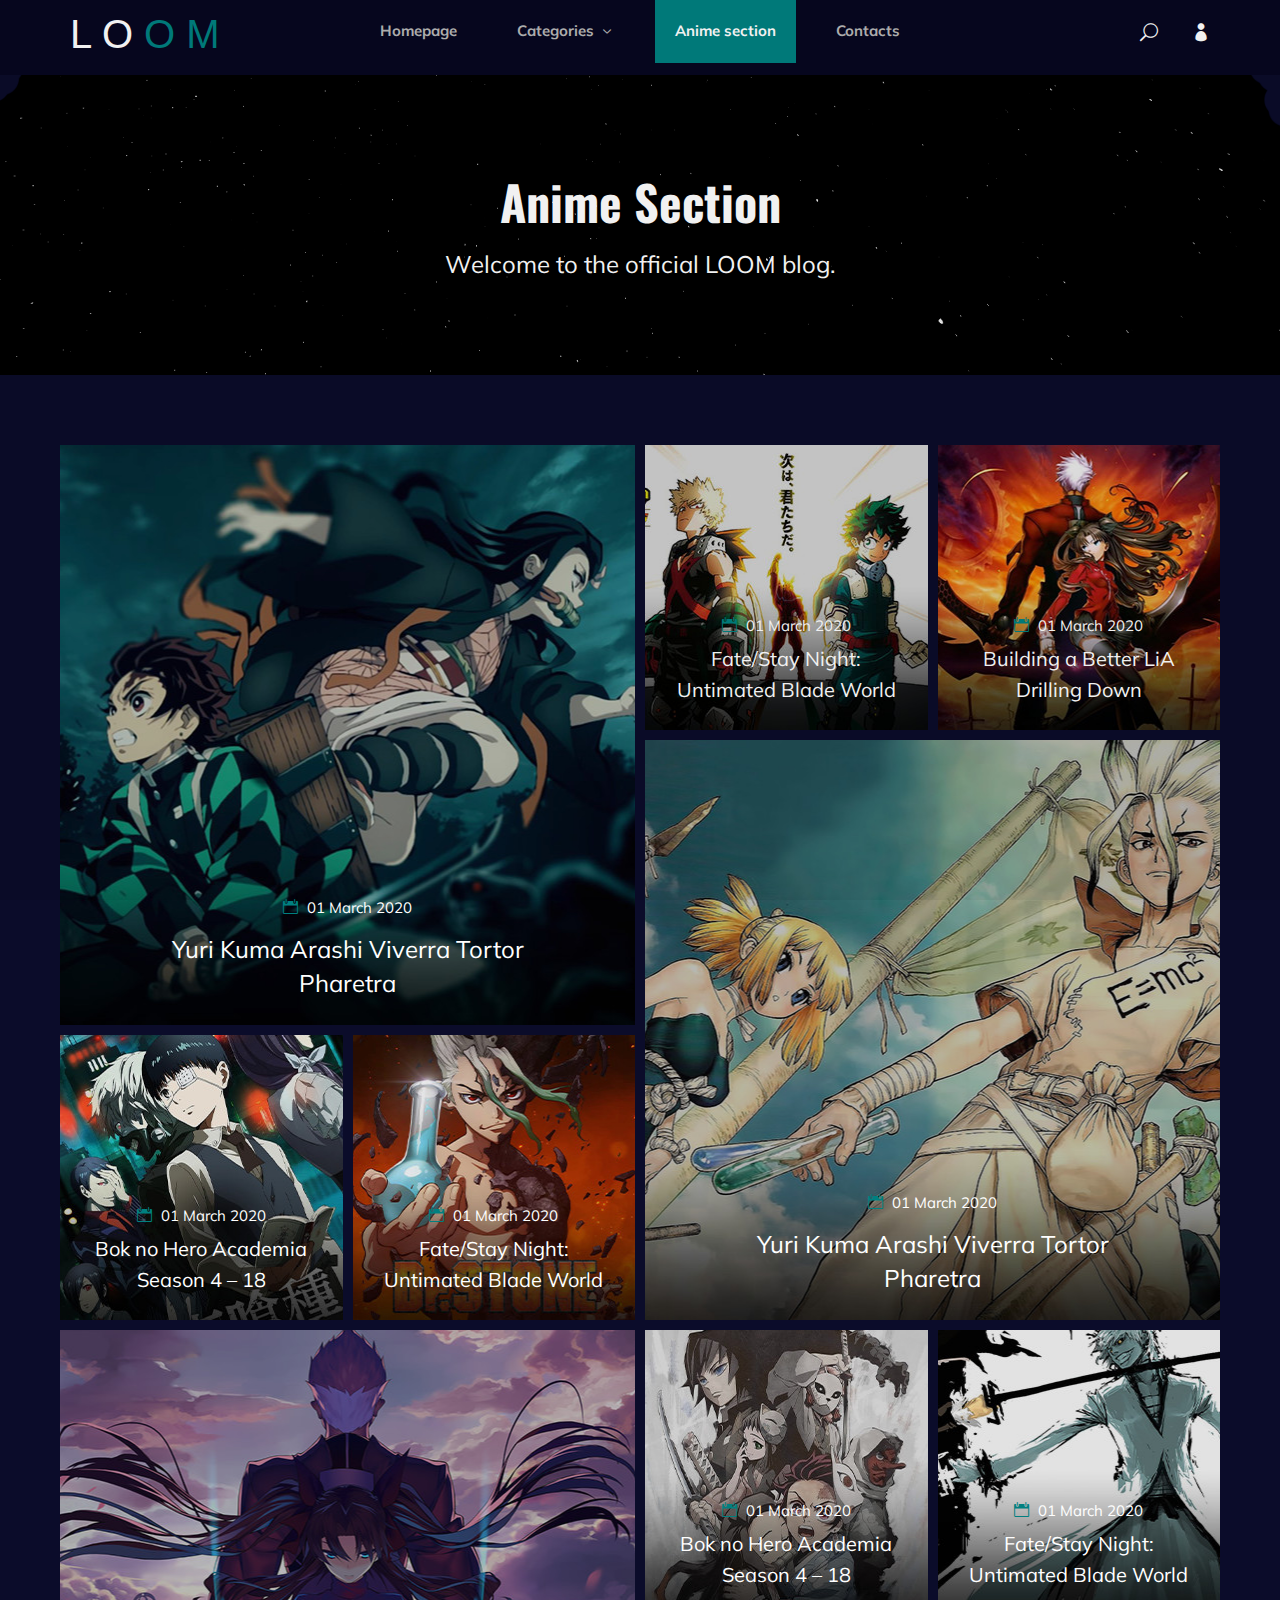
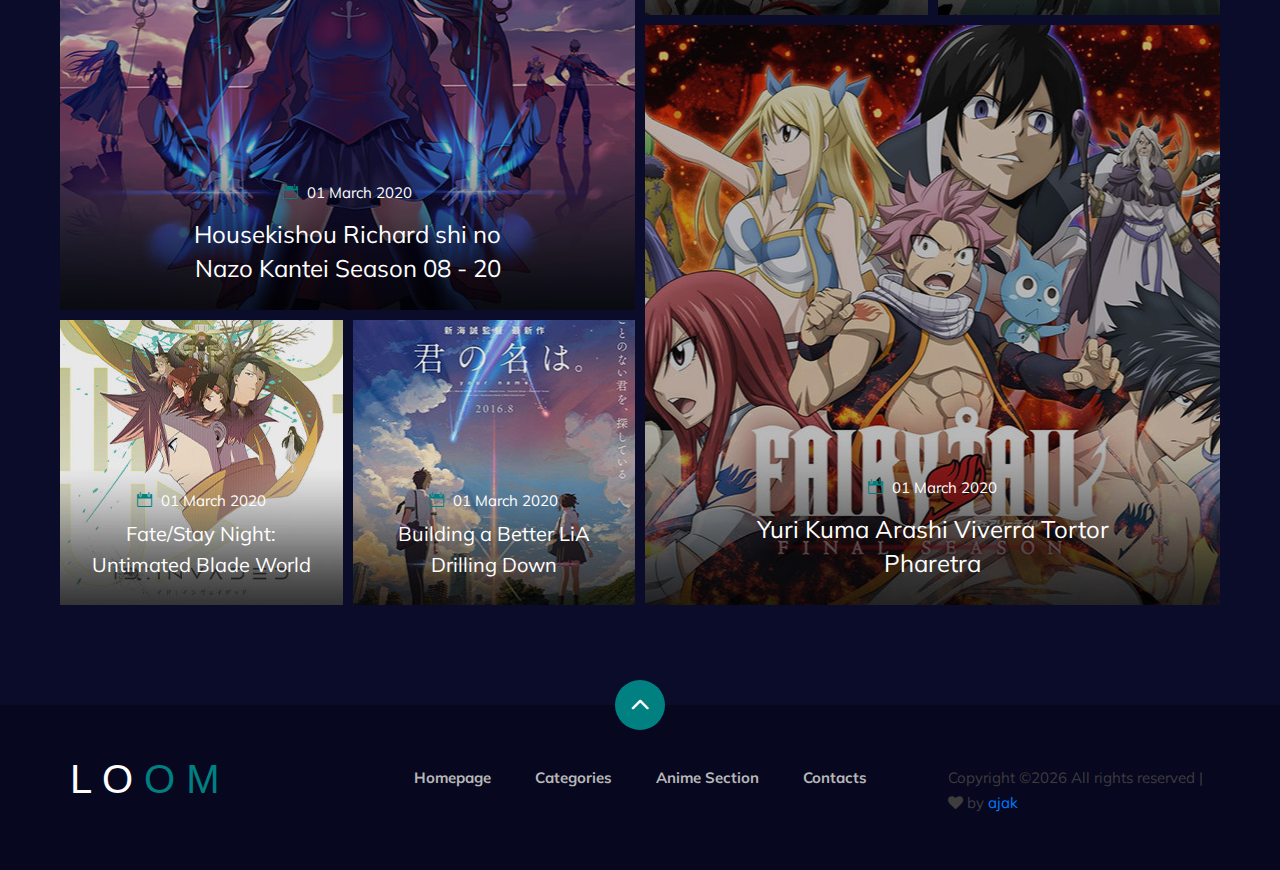
<file: blog.html>
<!DOCTYPE html>
<html lang="zxx">

<head>
    <meta charset="UTF-8">
    <meta name="description" content="Anime Template">
    <meta name="keywords" content="Anime, unica, creative, html">
    <meta name="viewport" content="width=device-width, initial-scale=1.0">
    <meta http-equiv="X-UA-Compatible" content="ie=edge">
    <title>LOOM</title>

    <!-- Google Font -->
    <link href="https://fonts.googleapis.com/css2?family=Oswald:wght@300;400;500;600;700&display=swap" rel="stylesheet">
    <link href="https://fonts.googleapis.com/css2?family=Mulish:wght@300;400;500;600;700;800;900&display=swap"
    rel="stylesheet">

    <!-- Css Styles -->
    <link rel="stylesheet" href="css/bootstrap.min.css" type="text/css">
    <link rel="stylesheet" href="css/font-awesome.min.css" type="text/css">
    <link rel="stylesheet" href="css/elegant-icons.css" type="text/css">
    <link rel="stylesheet" href="css/plyr.css" type="text/css">
    <link rel="stylesheet" href="css/nice-select.css" type="text/css">
    <link rel="stylesheet" href="css/owl.carousel.min.css" type="text/css">
    <link rel="stylesheet" href="css/slicknav.min.css" type="text/css">
    <link rel="stylesheet" href="css/style.css" type="text/css">
</head>

<body>
    <!-- Page Preloder -->
    <div id="preloder">
        <div class="loader"></div>
    </div>

    <!-- Header Section Begin -->
    <header class="header">
        <div class="container">
            <div class="row">
                <div class="col-lg-2">
                    <div class="header__logo">
                        <a href="./index.html">
                            <h1 class="logo">L O <span class="span">O M</span></h1>
                        </a>
                    </div>
                </div>
                <div class="col-lg-8">
                    <div class="header__nav">
                        <nav class="header__menu mobile-menu">
                            <ul>
                                <li><a href="./index.html">Homepage</a></li>
                                <li><a href="./categories.html">Categories <span class="arrow_carrot-down"></span></a>
                                    <ul class="dropdown">
                                        <li><a href="./categories.html">Anime Collections</a></li>
                                        <li><a href="./anime-details.html"> Details</a></li>
                                        <li><a href="./anime-watching.html"> Watching</a></li>
                                        <li><a href="./blog-details.html">Blog Details</a></li>
                                        <li><a href="./signup.html">Sign Up</a></li>
                                        <li><a href="./login.html">Login</a></li>
                                    </ul>
                                </li>
                                <li class="active"><a href="./blog.html">Anime section</a></li>
                                <li><a href="#">Contacts</a></li>
                            </ul>
                        </nav>
                    </div>
                </div>
                <div class="col-lg-2">
                    <div class="header__right">
                        <a href="#" class="search-switch"><span class="icon_search"></span></a>
                        <a href="./login.html"><span class="icon_profile"></span></a>
                    </div>
                </div>
            </div>
            <div id="mobile-menu-wrap"></div>
        </div>
    </header>
    <!-- Header End -->

    <!-- Normal Breadcrumb Begin -->
    <section class="normal-breadcrumb set-bg" data-setbg="img/p.png">
        <div class="container">
            <div class="row">
                <div class="col-lg-12 text-center">
                    <div class="normal__breadcrumb__text">
                        <h2>Anime Section</h2>
                        <p>Welcome to the official LOOM blog.</p>
                    </div>
                </div>
            </div>
        </div>
    </section>
    <!-- Normal Breadcrumb End -->

    <!-- Blog Section Begin -->
    <section class="blog spad">
        <div class="container">
            <div class="row">
                <div class="col-lg-6">
                    <div class="row">
                        <div class="col-lg-12">
                            <div class="blog__item set-bg" data-setbg="img/blog/blog-1.jpg">
                                <div class="blog__item__text">
                                    <p><span class="icon_calendar"></span> 01 March 2020</p>
                                    <h4><a href="#">Yuri Kuma Arashi Viverra Tortor Pharetra</a></h4>
                                </div>
                            </div>
                        </div>
                        <div class="col-lg-6 col-md-6 col-sm-6">
                            <div class="blog__item small__item set-bg" data-setbg="img/blog/blog-4.jpg">
                                <div class="blog__item__text">
                                    <p><span class="icon_calendar"></span> 01 March 2020</p>
                                    <h4><a href="#">Bok no Hero Academia Season 4 – 18</a></h4>
                                </div>
                            </div>
                        </div>
                        <div class="col-lg-6 col-md-6 col-sm-6">
                            <div class="blog__item small__item set-bg" data-setbg="img/blog/blog-5.jpg">
                                <div class="blog__item__text">
                                    <p><span class="icon_calendar"></span> 01 March 2020</p>
                                    <h4><a href="#">Fate/Stay Night: Untimated Blade World</a></h4>
                                </div>
                            </div>
                        </div>
                        <div class="col-lg-12">
                            <div class="blog__item set-bg" data-setbg="img/blog/blog-7.jpg">
                                <div class="blog__item__text">
                                    <p><span class="icon_calendar"></span> 01 March 2020</p>
                                    <h4><a href="#">Housekishou Richard shi no Nazo Kantei Season 08 - 20</a></h4>
                                </div>
                            </div>
                        </div>
                        <div class="col-lg-6 col-md-6 col-sm-6">
                            <div class="blog__item small__item set-bg" data-setbg="img/blog/blog-10.jpg">
                                <div class="blog__item__text">
                                    <p><span class="icon_calendar"></span> 01 March 2020</p>
                                    <h4><a href="#">Fate/Stay Night: Untimated Blade World</a></h4>
                                </div>
                            </div>
                        </div>
                        <div class="col-lg-6 col-md-6 col-sm-6">
                            <div class="blog__item small__item set-bg" data-setbg="img/blog/blog-11.jpg">
                                <div class="blog__item__text">
                                    <p><span class="icon_calendar"></span> 01 March 2020</p>
                                    <h4><a href="#">Building a Better LiA Drilling Down</a></h4>
                                </div>
                            </div>
                        </div>
                    </div>
                </div>
                <div class="col-lg-6">
                    <div class="row">
                        <div class="col-lg-6 col-md-6 col-sm-6">
                            <div class="blog__item small__item set-bg" data-setbg="img/blog/blog-2.jpg">
                                <div class="blog__item__text">
                                    <p><span class="icon_calendar"></span> 01 March 2020</p>
                                    <h4><a href="#">Fate/Stay Night: Untimated Blade World</a></h4>
                                </div>
                            </div>
                        </div>
                        <div class="col-lg-6 col-md-6 col-sm-6">
                            <div class="blog__item small__item set-bg" data-setbg="img/blog/blog-3.jpg">
                                <div class="blog__item__text">
                                    <p><span class="icon_calendar"></span> 01 March 2020</p>
                                    <h4><a href="#">Building a Better LiA Drilling Down</a></h4>
                                </div>
                            </div>
                        </div>
                        <div class="col-lg-12">
                            <div class="blog__item set-bg" data-setbg="img/blog/blog-6.jpg">
                                <div class="blog__item__text">
                                    <p><span class="icon_calendar"></span> 01 March 2020</p>
                                    <h4><a href="#">Yuri Kuma Arashi Viverra Tortor Pharetra</a></h4>
                                </div>
                            </div>
                        </div>
                        <div class="col-lg-6 col-md-6 col-sm-6">
                            <div class="blog__item small__item set-bg" data-setbg="img/blog/blog-8.jpg">
                                <div class="blog__item__text">
                                    <p><span class="icon_calendar"></span> 01 March 2020</p>
                                    <h4><a href="#">Bok no Hero Academia Season 4 – 18</a></h4>
                                </div>
                            </div>
                        </div>
                        <div class="col-lg-6 col-md-6 col-sm-6">
                            <div class="blog__item small__item set-bg" data-setbg="img/blog/blog-9.jpg">
                                <div class="blog__item__text">
                                    <p><span class="icon_calendar"></span> 01 March 2020</p>
                                    <h4><a href="#">Fate/Stay Night: Untimated Blade World</a></h4>
                                </div>
                            </div>
                        </div>
                        <div class="col-lg-12">
                            <div class="blog__item set-bg" data-setbg="img/blog/blog-12.jpg">
                                <div class="blog__item__text">
                                    <p><span class="icon_calendar"></span> 01 March 2020</p>
                                    <h4><a href="#">Yuri Kuma Arashi Viverra Tortor Pharetra</a></h4>
                                </div>
                            </div>
                        </div>
                    </div>
                </div>
            </div>
        </div>
    </section>
    <!-- Blog Section End -->

    <!-- Footer Section Begin -->
    <footer class="footer">
        <div class="page-up">
            <a href="#" id="scrollToTopButton"><span class="arrow_carrot-up"></span></a>
        </div>
        <div class="container">
            <div class="row">
                <div class="col-lg-3">
                    <div class="footer__logo">
                        <a href="./index.html">
                            <h1 class="logo">L O <span class="span">O M</span></h1>
                        </a>
                    </div>
                </div>
                <div class="col-lg-6">
                    <div class="footer__nav">
                        <ul>
                            <li class="active"><a href="./index.html">Homepage</a></li>
                            <li><a href="./categories.html">Categories</a></li>
                            <li><a href="./blog.html">Anime Section</a></li>
                            <li><a href="#">Contacts</a></li>
                        </ul>
                    </div>
                </div>
                <div class="col-lg-3">
                    <p>
                        Copyright &copy;<script>document.write(new Date().getFullYear());</script> All rights reserved |  <i class="fa fa-heart" aria-hidden="true"></i> by <a href="https://colorlib.com" target="_blank">ajak</a>
                       </p>

                  </div>
              </div>
          </div>
      </footer>
      <!-- Footer Section End -->

      <!-- Search model Begin -->
      <div class="search-model">
        <div class="h-100 d-flex align-items-center justify-content-center">
            <div class="search-close-switch"><i class="icon_close"></i></div>
            <form class="search-model-form">
                <input type="text" id="search-input" placeholder="Search here.....">
            </form>
        </div>
    </div>
    <!-- Search model end -->

    <!-- Js Plugins -->
    <script src="js/jquery-3.3.1.min.js"></script>
    <script src="js/bootstrap.min.js"></script>
    <script src="js/player.js"></script>
    <script src="js/jquery.nice-select.min.js"></script>
    <script src="js/mixitup.min.js"></script>
    <script src="js/jquery.slicknav.js"></script>
    <script src="js/owl.carousel.min.js"></script>
    <script src="js/main.js"></script>

</body>

</html>
</file>
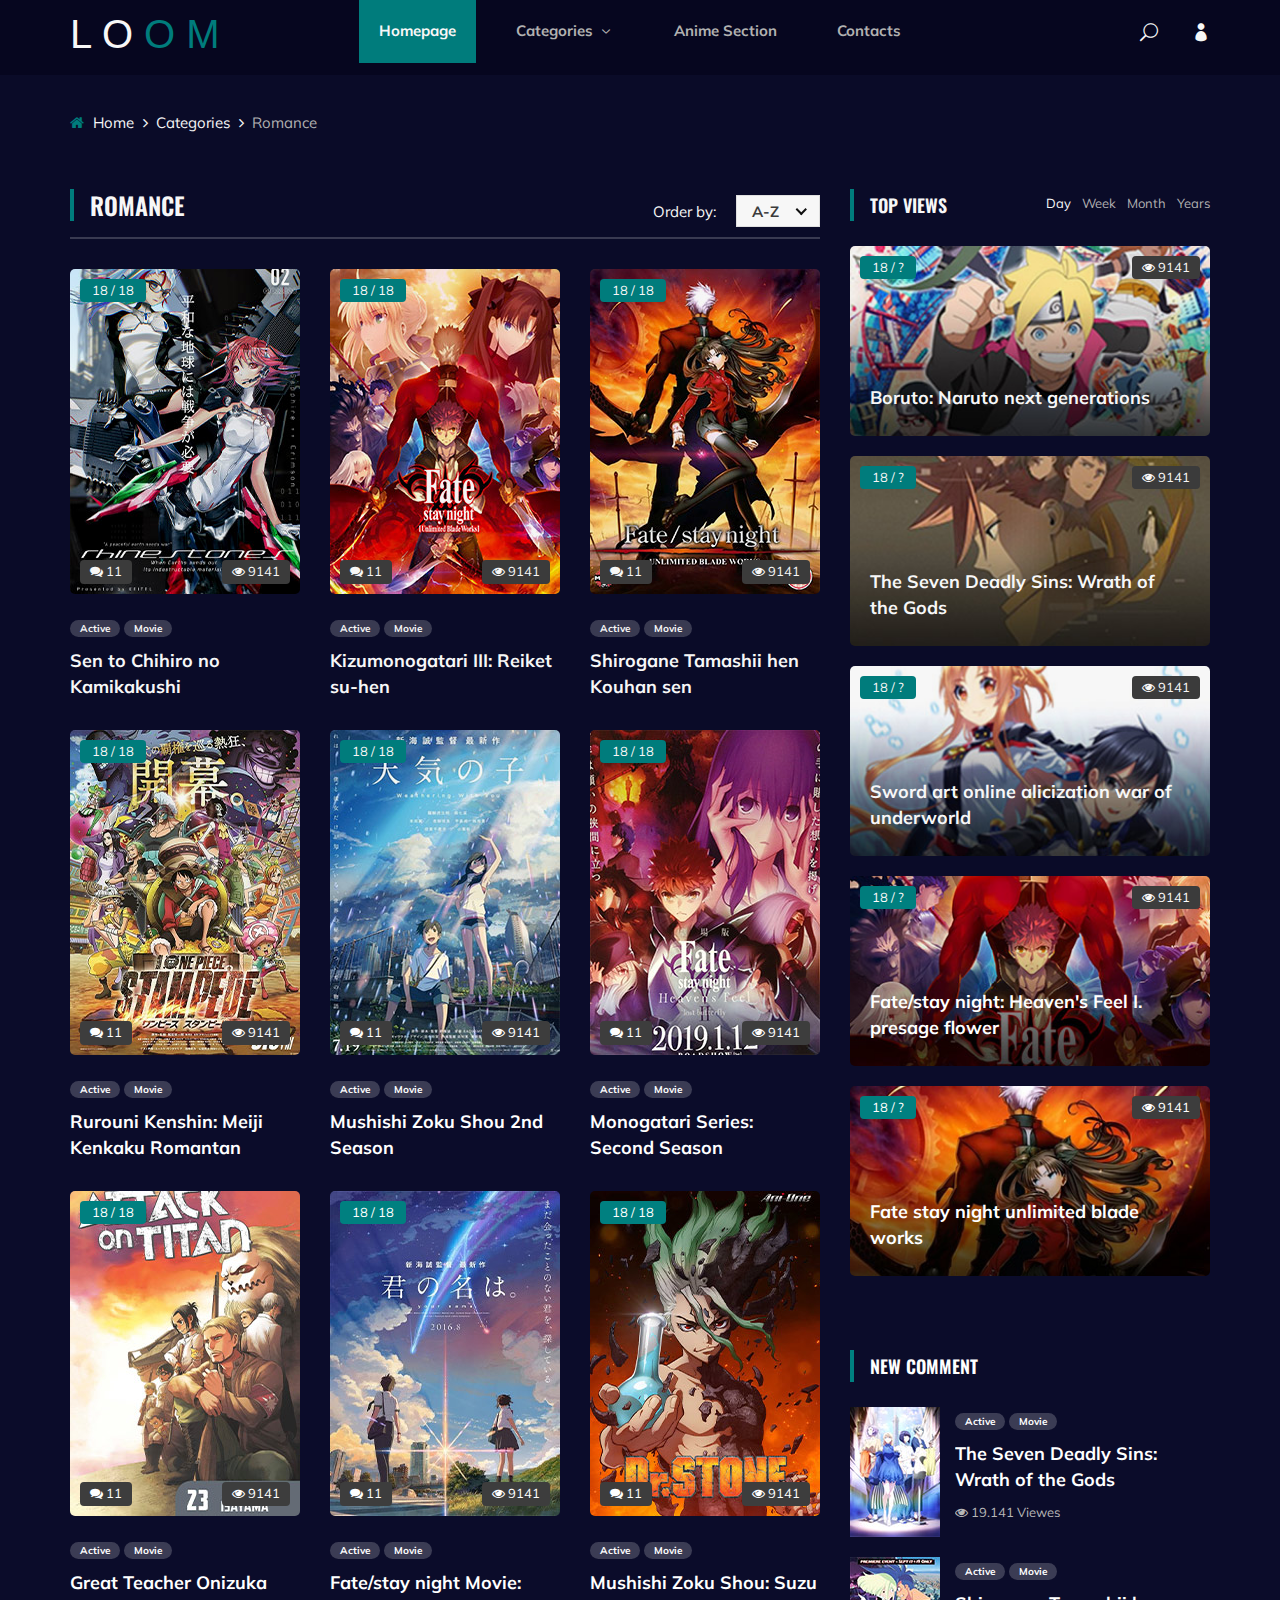
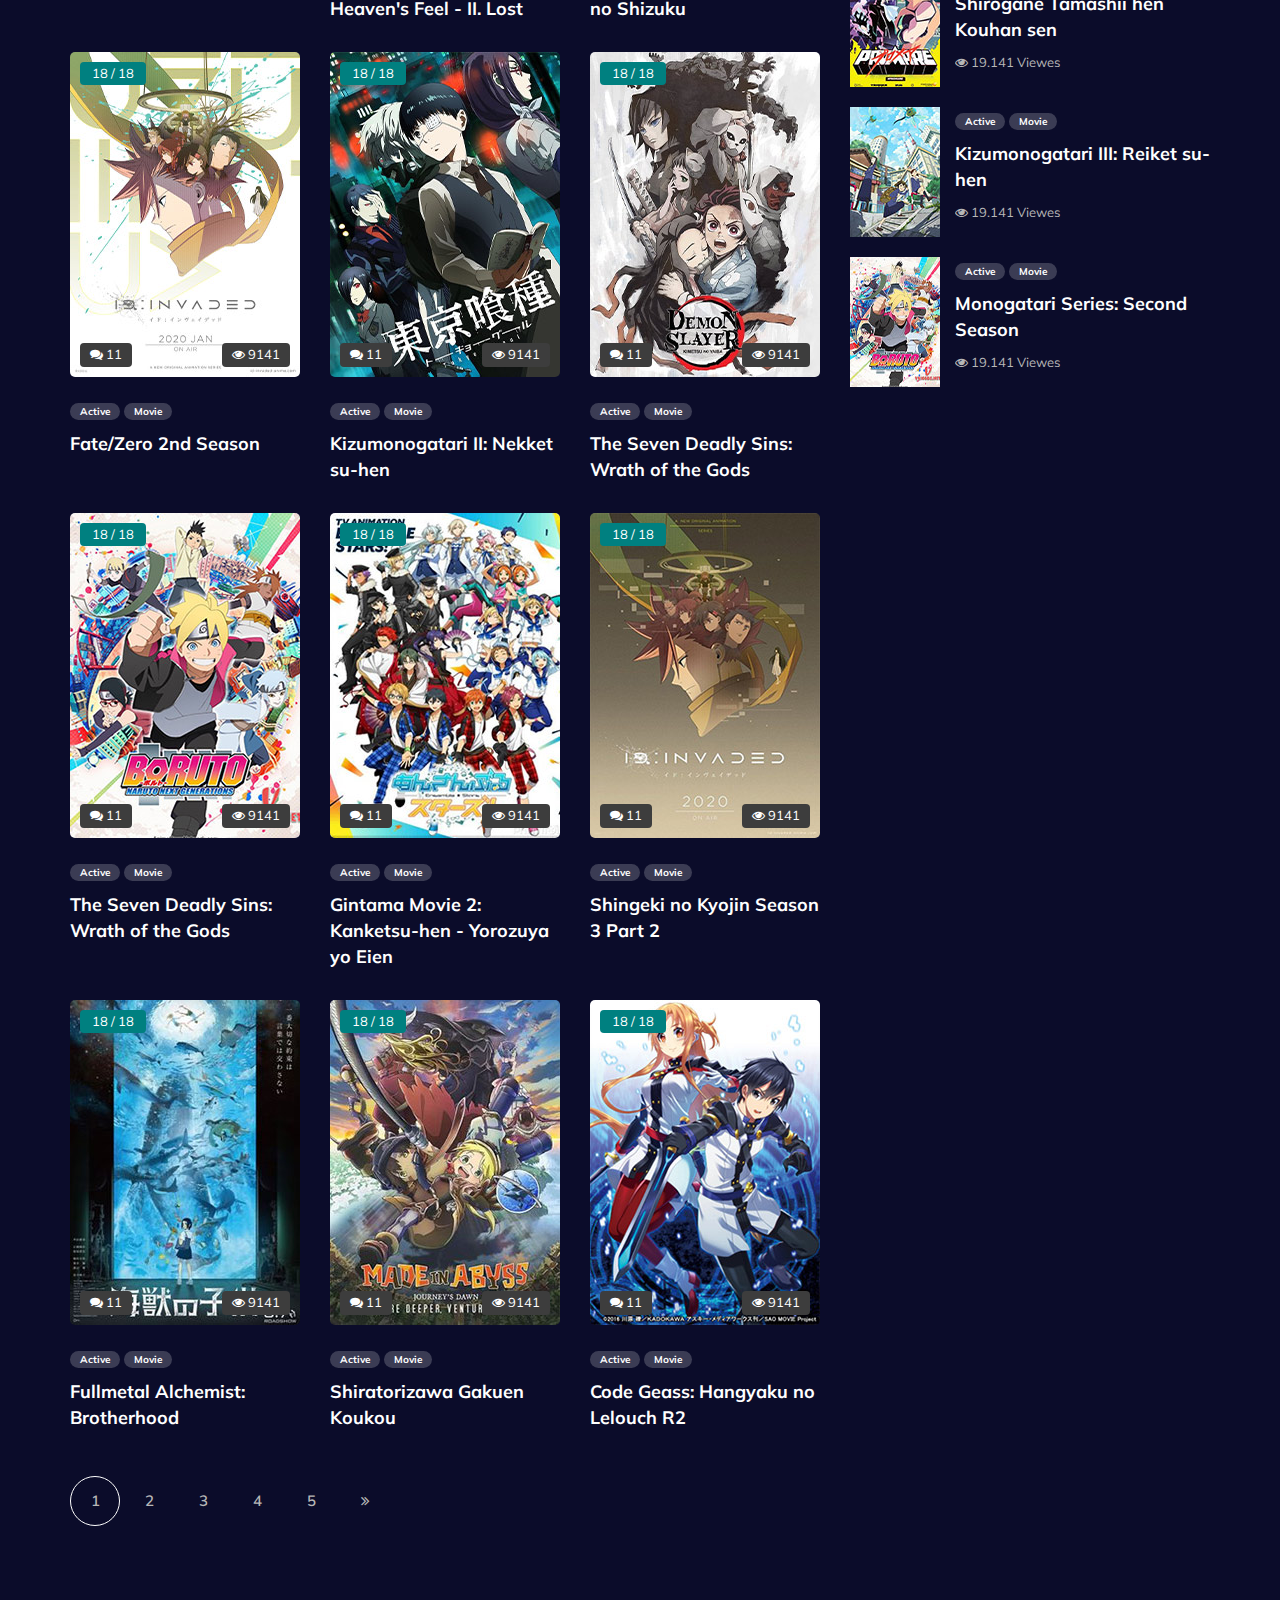
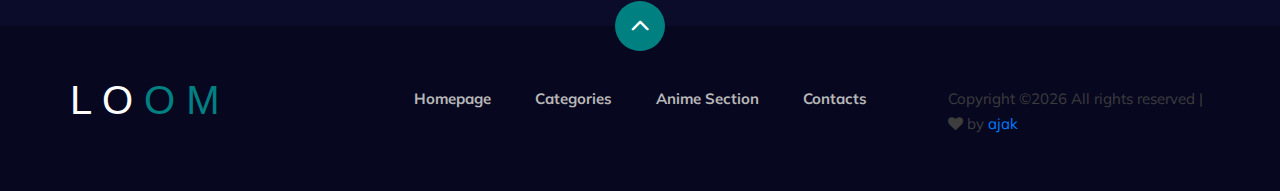
<file: categories.html>
<!DOCTYPE html>
<html lang="zxx">

<head>
    <meta charset="UTF-8">
    <meta name="description" content="Anime Template">
    <meta name="keywords" content="Anime, unica, creative, html">
    <meta name="viewport" content="width=device-width, initial-scale=1.0">
    <meta http-equiv="X-UA-Compatible" content="ie=edge">
    <title>LOOM</title>

    <!-- Google Font -->
    <link href="https://fonts.googleapis.com/css2?family=Oswald:wght@300;400;500;600;700&display=swap" rel="stylesheet">
    <link href="https://fonts.googleapis.com/css2?family=Mulish:wght@300;400;500;600;700;800;900&display=swap"
    rel="stylesheet">

    <!-- Css Styles -->
    <link rel="stylesheet" href="css/bootstrap.min.css" type="text/css">
    <link rel="stylesheet" href="css/font-awesome.min.css" type="text/css">
    <link rel="stylesheet" href="css/elegant-icons.css" type="text/css">
    <link rel="stylesheet" href="css/plyr.css" type="text/css">
    <link rel="stylesheet" href="css/nice-select.css" type="text/css">
    <link rel="stylesheet" href="css/owl.carousel.min.css" type="text/css">
    <link rel="stylesheet" href="css/slicknav.min.css" type="text/css">
    <link rel="stylesheet" href="css/style.css" type="text/css">
</head>

<body>
    <!-- Page Preloder -->
    <div id="preloder">
        <div class="loader"></div>
    </div>

    <!-- Header Section Begin -->
    <header class="header">
        <div class="container">
            <div class="row">
                <div class="col-lg-2">
                    <div class="header__logo">
                        <a href="./index.html">
                            <h1 class="logo">L O <span class="span">O M</span></h1>
                        </a>
                    </div>
                </div>
                <div class="col-lg-8">
                    <div class="header__nav">
                        <nav class="header__menu mobile-menu">
                            <ul>
                                <li class="active"><a href="./index.html">Homepage</a></li>
                                <li><a href="./categories.html">Categories <span class="arrow_carrot-down"></span></a>
                                    <ul class="dropdown">
                                        <li><a href="./categories.html">Anime Collections</a></li>
                                        <li><a href="./anime-details.html"> Details</a></li>
                                        <li><a href="./anime-watching.html"> Watching</a></li>
                                        <li><a href="./blog-details.html">Blog Details</a></li>
                                        <li><a href="./signup.html">Sign Up</a></li>
                                        <li><a href="./login.html">Login</a></li>
                                    </ul>
                                </li>
                                <li><a href="./blog.html">Anime Section</a></li>
                                <li><a href="#">Contacts</a></li>
                            </ul>
                        </nav>
                    </div>
                </div>
                <div class="col-lg-2">
                    <div class="header__right">
                        <a href="#" class="search-switch"><span class="icon_search"></span></a>
                        <a href="./login.html"><span class="icon_profile"></span></a>
                    </div>
                </div>
            </div>
            <div id="mobile-menu-wrap"></div>
        </div>
    </header>
    <!-- Header End -->

    <!-- Breadcrumb Begin -->
    <div class="breadcrumb-option">
        <div class="container">
            <div class="row">
                <div class="col-lg-12">
                    <div class="breadcrumb__links">
                        <a href="./index.html"><i class="fa fa-home"></i> Home</a>
                        <a href="./categories.html">Categories</a>
                        <span>Romance</span>
                    </div>
                </div>
            </div>
        </div>
    </div>
    <!-- Breadcrumb End -->

    <!-- Product Section Begin -->
    <section class="product-page spad">
        <div class="container">
            <div class="row">
                <div class="col-lg-8">
                    <div class="product__page__content">
                        <div class="product__page__title">
                            <div class="row">
                                <div class="col-lg-8 col-md-8 col-sm-6">
                                    <div class="section-title">
                                        <h4>Romance</h4>
                                    </div>
                                </div>
                                <div class="col-lg-4 col-md-4 col-sm-6">
                                    <div class="product__page__filter">
                                        <p>Order by:</p>
                                        <select>
                                            <option value="">A-Z</option>
                                            <option value="">1-10</option>
                                            <option value="">10-50</option>
                                        </select>
                                    </div>
                                </div>
                            </div>
                        </div>
                        <div class="row">
                            <div class="col-lg-4 col-md-6 col-sm-6">
                                <div class="product__item">
                                    <div class="product__item__pic set-bg" data-setbg="img/popular/popular-1.jpg">
                                        <div class="ep">18 / 18</div>
                                        <div class="comment"><i class="fa fa-comments"></i> 11</div>
                                        <div class="view"><i class="fa fa-eye"></i> 9141</div>
                                    </div>
                                    <div class="product__item__text">
                                        <ul>
                                            <li>Active</li>
                                            <li>Movie</li>
                                        </ul>
                                        <h5><a href="#">Sen to Chihiro no Kamikakushi</a></h5>
                                    </div>
                                </div>
                            </div>
                            <div class="col-lg-4 col-md-6 col-sm-6">
                                <div class="product__item">
                                    <div class="product__item__pic set-bg" data-setbg="img/popular/popular-2.jpg">
                                        <div class="ep">18 / 18</div>
                                        <div class="comment"><i class="fa fa-comments"></i> 11</div>
                                        <div class="view"><i class="fa fa-eye"></i> 9141</div>
                                    </div>
                                    <div class="product__item__text">
                                        <ul>
                                            <li>Active</li>
                                            <li>Movie</li>
                                        </ul>
                                        <h5><a href="#">Kizumonogatari III: Reiket su-hen</a></h5>
                                    </div>
                                </div>
                            </div>
                            <div class="col-lg-4 col-md-6 col-sm-6">
                                <div class="product__item">
                                    <div class="product__item__pic set-bg" data-setbg="img/popular/popular-3.jpg">
                                        <div class="ep">18 / 18</div>
                                        <div class="comment"><i class="fa fa-comments"></i> 11</div>
                                        <div class="view"><i class="fa fa-eye"></i> 9141</div>
                                    </div>
                                    <div class="product__item__text">
                                        <ul>
                                            <li>Active</li>
                                            <li>Movie</li>
                                        </ul>
                                        <h5><a href="#">Shirogane Tamashii hen Kouhan sen</a></h5>
                                    </div>
                                </div>
                            </div>
                            <div class="col-lg-4 col-md-6 col-sm-6">
                                <div class="product__item">
                                    <div class="product__item__pic set-bg" data-setbg="img/popular/popular-4.jpg">
                                        <div class="ep">18 / 18</div>
                                        <div class="comment"><i class="fa fa-comments"></i> 11</div>
                                        <div class="view"><i class="fa fa-eye"></i> 9141</div>
                                    </div>
                                    <div class="product__item__text">
                                        <ul>
                                            <li>Active</li>
                                            <li>Movie</li>
                                        </ul>
                                        <h5><a href="#">Rurouni Kenshin: Meiji Kenkaku Romantan</a></h5>
                                    </div>
                                </div>
                            </div>
                            <div class="col-lg-4 col-md-6 col-sm-6">
                                <div class="product__item">
                                    <div class="product__item__pic set-bg" data-setbg="img/popular/popular-5.jpg">
                                        <div class="ep">18 / 18</div>
                                        <div class="comment"><i class="fa fa-comments"></i> 11</div>
                                        <div class="view"><i class="fa fa-eye"></i> 9141</div>
                                    </div>
                                    <div class="product__item__text">
                                        <ul>
                                            <li>Active</li>
                                            <li>Movie</li>
                                        </ul>
                                        <h5><a href="#">Mushishi Zoku Shou 2nd Season</a></h5>
                                    </div>
                                </div>
                            </div>
                            <div class="col-lg-4 col-md-6 col-sm-6">
                                <div class="product__item">
                                    <div class="product__item__pic set-bg" data-setbg="img/popular/popular-6.jpg">
                                        <div class="ep">18 / 18</div>
                                        <div class="comment"><i class="fa fa-comments"></i> 11</div>
                                        <div class="view"><i class="fa fa-eye"></i> 9141</div>
                                    </div>
                                    <div class="product__item__text">
                                        <ul>
                                            <li>Active</li>
                                            <li>Movie</li>
                                        </ul>
                                        <h5><a href="#">Monogatari Series: Second Season</a></h5>
                                    </div>
                                </div>
                            </div>
                            <div class="col-lg-4 col-md-6 col-sm-6">
                                <div class="product__item">
                                    <div class="product__item__pic set-bg" data-setbg="img/recent/recent-1.jpg">
                                        <div class="ep">18 / 18</div>
                                        <div class="comment"><i class="fa fa-comments"></i> 11</div>
                                        <div class="view"><i class="fa fa-eye"></i> 9141</div>
                                    </div>
                                    <div class="product__item__text">
                                        <ul>
                                            <li>Active</li>
                                            <li>Movie</li>
                                        </ul>
                                        <h5><a href="#">Great Teacher Onizuka</a></h5>
                                    </div>
                                </div>
                            </div>
                            <div class="col-lg-4 col-md-6 col-sm-6">
                                <div class="product__item">
                                    <div class="product__item__pic set-bg" data-setbg="img/recent/recent-2.jpg">
                                        <div class="ep">18 / 18</div>
                                        <div class="comment"><i class="fa fa-comments"></i> 11</div>
                                        <div class="view"><i class="fa fa-eye"></i> 9141</div>
                                    </div>
                                    <div class="product__item__text">
                                        <ul>
                                            <li>Active</li>
                                            <li>Movie</li>
                                        </ul>
                                        <h5><a href="#">Fate/stay night Movie: Heaven's Feel - II. Lost</a></h5>
                                    </div>
                                </div>
                            </div>
                            <div class="col-lg-4 col-md-6 col-sm-6">
                                <div class="product__item">
                                    <div class="product__item__pic set-bg" data-setbg="img/recent/recent-3.jpg">
                                        <div class="ep">18 / 18</div>
                                        <div class="comment"><i class="fa fa-comments"></i> 11</div>
                                        <div class="view"><i class="fa fa-eye"></i> 9141</div>
                                    </div>
                                    <div class="product__item__text">
                                        <ul>
                                            <li>Active</li>
                                            <li>Movie</li>
                                        </ul>
                                        <h5><a href="#">Mushishi Zoku Shou: Suzu no Shizuku</a></h5>
                                    </div>
                                </div>
                            </div>
                            <div class="col-lg-4 col-md-6 col-sm-6">
                                <div class="product__item">
                                    <div class="product__item__pic set-bg" data-setbg="img/recent/recent-4.jpg">
                                        <div class="ep">18 / 18</div>
                                        <div class="comment"><i class="fa fa-comments"></i> 11</div>
                                        <div class="view"><i class="fa fa-eye"></i> 9141</div>
                                    </div>
                                    <div class="product__item__text">
                                        <ul>
                                            <li>Active</li>
                                            <li>Movie</li>
                                        </ul>
                                        <h5><a href="#">Fate/Zero 2nd Season</a></h5>
                                    </div>
                                </div>
                            </div>
                            <div class="col-lg-4 col-md-6 col-sm-6">
                                <div class="product__item">
                                    <div class="product__item__pic set-bg" data-setbg="img/recent/recent-5.jpg">
                                        <div class="ep">18 / 18</div>
                                        <div class="comment"><i class="fa fa-comments"></i> 11</div>
                                        <div class="view"><i class="fa fa-eye"></i> 9141</div>
                                    </div>
                                    <div class="product__item__text">
                                        <ul>
                                            <li>Active</li>
                                            <li>Movie</li>
                                        </ul>
                                        <h5><a href="#">Kizumonogatari II: Nekket su-hen</a></h5>
                                    </div>
                                </div>
                            </div>
                            <div class="col-lg-4 col-md-6 col-sm-6">
                                <div class="product__item">
                                    <div class="product__item__pic set-bg" data-setbg="img/recent/recent-6.jpg">
                                        <div class="ep">18 / 18</div>
                                        <div class="comment"><i class="fa fa-comments"></i> 11</div>
                                        <div class="view"><i class="fa fa-eye"></i> 9141</div>
                                    </div>
                                    <div class="product__item__text">
                                        <ul>
                                            <li>Active</li>
                                            <li>Movie</li>
                                        </ul>
                                        <h5><a href="#">The Seven Deadly Sins: Wrath of the Gods</a></h5>
                                    </div>
                                </div>
                            </div>
                            <div class="col-lg-4 col-md-6 col-sm-6">
                                <div class="product__item">
                                    <div class="product__item__pic set-bg" data-setbg="img/trending/trend-1.jpg">
                                        <div class="ep">18 / 18</div>
                                        <div class="comment"><i class="fa fa-comments"></i> 11</div>
                                        <div class="view"><i class="fa fa-eye"></i> 9141</div>
                                    </div>
                                    <div class="product__item__text">
                                        <ul>
                                            <li>Active</li>
                                            <li>Movie</li>
                                        </ul>
                                        <h5><a href="#">The Seven Deadly Sins: Wrath of the Gods</a></h5>
                                    </div>
                                </div>
                            </div>
                            <div class="col-lg-4 col-md-6 col-sm-6">
                                <div class="product__item">
                                    <div class="product__item__pic set-bg" data-setbg="img/trending/trend-2.jpg">
                                        <div class="ep">18 / 18</div>
                                        <div class="comment"><i class="fa fa-comments"></i> 11</div>
                                        <div class="view"><i class="fa fa-eye"></i> 9141</div>
                                    </div>
                                    <div class="product__item__text">
                                        <ul>
                                            <li>Active</li>
                                            <li>Movie</li>
                                        </ul>
                                        <h5><a href="#">Gintama Movie 2: Kanketsu-hen - Yorozuya yo Eien</a></h5>
                                    </div>
                                </div>
                            </div>
                            <div class="col-lg-4 col-md-6 col-sm-6">
                                <div class="product__item">
                                    <div class="product__item__pic set-bg" data-setbg="img/trending/trend-3.jpg">
                                        <div class="ep">18 / 18</div>
                                        <div class="comment"><i class="fa fa-comments"></i> 11</div>
                                        <div class="view"><i class="fa fa-eye"></i> 9141</div>
                                    </div>
                                    <div class="product__item__text">
                                        <ul>
                                            <li>Active</li>
                                            <li>Movie</li>
                                        </ul>
                                        <h5><a href="#">Shingeki no Kyojin Season 3 Part 2</a></h5>
                                    </div>
                                </div>
                            </div>
                            <div class="col-lg-4 col-md-6 col-sm-6">
                                <div class="product__item">
                                    <div class="product__item__pic set-bg" data-setbg="img/trending/trend-4.jpg">
                                        <div class="ep">18 / 18</div>
                                        <div class="comment"><i class="fa fa-comments"></i> 11</div>
                                        <div class="view"><i class="fa fa-eye"></i> 9141</div>
                                    </div>
                                    <div class="product__item__text">
                                        <ul>
                                            <li>Active</li>
                                            <li>Movie</li>
                                        </ul>
                                        <h5><a href="#">Fullmetal Alchemist: Brotherhood</a></h5>
                                    </div>
                                </div>
                            </div>
                            <div class="col-lg-4 col-md-6 col-sm-6">
                                <div class="product__item">
                                    <div class="product__item__pic set-bg" data-setbg="img/trending/trend-5.jpg">
                                        <div class="ep">18 / 18</div>
                                        <div class="comment"><i class="fa fa-comments"></i> 11</div>
                                        <div class="view"><i class="fa fa-eye"></i> 9141</div>
                                    </div>
                                    <div class="product__item__text">
                                        <ul>
                                            <li>Active</li>
                                            <li>Movie</li>
                                        </ul>
                                        <h5><a href="#">Shiratorizawa Gakuen Koukou</a></h5>
                                    </div>
                                </div>
                            </div>
                            <div class="col-lg-4 col-md-6 col-sm-6">
                                <div class="product__item">
                                    <div class="product__item__pic set-bg" data-setbg="img/trending/trend-6.jpg">
                                        <div class="ep">18 / 18</div>
                                        <div class="comment"><i class="fa fa-comments"></i> 11</div>
                                        <div class="view"><i class="fa fa-eye"></i> 9141</div>
                                    </div>
                                    <div class="product__item__text">
                                        <ul>
                                            <li>Active</li>
                                            <li>Movie</li>
                                        </ul>
                                        <h5><a href="#">Code Geass: Hangyaku no Lelouch R2</a></h5>
                                    </div>
                                </div>
                            </div>
                        </div>
                    </div>
                    <div class="product__pagination">
                        <a href="#" class="current-page">1</a>
                        <a href="#">2</a>
                        <a href="#">3</a>
                        <a href="#">4</a>
                        <a href="#">5</a>
                        <a href="#"><i class="fa fa-angle-double-right"></i></a>
                    </div>
                </div>
                <div class="col-lg-4 col-md-6 col-sm-8">
                    <div class="product__sidebar">
                        <div class="product__sidebar__view">
                            <div class="section-title">
                                <h5>Top Views</h5>
                            </div>
                            <ul class="filter__controls">
                                <li class="active" data-filter="*">Day</li>
                                <li data-filter=".week">Week</li>
                                <li data-filter=".month">Month</li>
                                <li data-filter=".years">Years</li>
                            </ul>
                            <div class="filter__gallery">
                                <div class="product__sidebar__view__item set-bg mix day years"
                                data-setbg="img/sidebar/tv-1.jpg">
                                <div class="ep">18 / ?</div>
                                <div class="view"><i class="fa fa-eye"></i> 9141</div>
                                <h5><a href="#">Boruto: Naruto next generations</a></h5>
                            </div>
                            <div class="product__sidebar__view__item set-bg mix month week"
                            data-setbg="img/sidebar/tv-2.jpg">
                            <div class="ep">18 / ?</div>
                            <div class="view"><i class="fa fa-eye"></i> 9141</div>
                            <h5><a href="#">The Seven Deadly Sins: Wrath of the Gods</a></h5>
                        </div>
                        <div class="product__sidebar__view__item set-bg mix week years"
                        data-setbg="img/sidebar/tv-3.jpg">
                        <div class="ep">18 / ?</div>
                        <div class="view"><i class="fa fa-eye"></i> 9141</div>
                        <h5><a href="#">Sword art online alicization war of underworld</a></h5>
                    </div>
                    <div class="product__sidebar__view__item set-bg mix years month"
                    data-setbg="img/sidebar/tv-4.jpg">
                    <div class="ep">18 / ?</div>
                    <div class="view"><i class="fa fa-eye"></i> 9141</div>
                    <h5><a href="#">Fate/stay night: Heaven's Feel I. presage flower</a></h5>
                </div>
                <div class="product__sidebar__view__item set-bg mix day"
                data-setbg="img/sidebar/tv-5.jpg">
                <div class="ep">18 / ?</div>
                <div class="view"><i class="fa fa-eye"></i> 9141</div>
                <h5><a href="#">Fate stay night unlimited blade works</a></h5>
            </div>
        </div>
    </div>
    <div class="product__sidebar__comment">
        <div class="section-title">
            <h5>New Comment</h5>
        </div>
        <div class="product__sidebar__comment__item">
            <div class="product__sidebar__comment__item__pic">
                <img src="img/sidebar/comment-1.jpg" alt="">
            </div>
            <div class="product__sidebar__comment__item__text">
                <ul>
                    <li>Active</li>
                    <li>Movie</li>
                </ul>
                <h5><a href="#">The Seven Deadly Sins: Wrath of the Gods</a></h5>
                <span><i class="fa fa-eye"></i> 19.141 Viewes</span>
            </div>
        </div>
        <div class="product__sidebar__comment__item">
            <div class="product__sidebar__comment__item__pic">
                <img src="img/sidebar/comment-2.jpg" alt="">
            </div>
            <div class="product__sidebar__comment__item__text">
                <ul>
                    <li>Active</li>
                    <li>Movie</li>
                </ul>
                <h5><a href="#">Shirogane Tamashii hen Kouhan sen</a></h5>
                <span><i class="fa fa-eye"></i> 19.141 Viewes</span>
            </div>
        </div>
        <div class="product__sidebar__comment__item">
            <div class="product__sidebar__comment__item__pic">
                <img src="img/sidebar/comment-3.jpg" alt="">
            </div>
            <div class="product__sidebar__comment__item__text">
                <ul>
                    <li>Active</li>
                    <li>Movie</li>
                </ul>
                <h5><a href="#">Kizumonogatari III: Reiket su-hen</a></h5>
                <span><i class="fa fa-eye"></i> 19.141 Viewes</span>
            </div>
        </div>
        <div class="product__sidebar__comment__item">
            <div class="product__sidebar__comment__item__pic">
                <img src="img/sidebar/comment-4.jpg" alt="">
            </div>
            <div class="product__sidebar__comment__item__text">
                <ul>
                    <li>Active</li>
                    <li>Movie</li>
                </ul>
                <h5><a href="#">Monogatari Series: Second Season</a></h5>
                <span><i class="fa fa-eye"></i> 19.141 Viewes</span>
            </div>
        </div>
    </div>
</div>
</div>
</div>
</div>
</section>
<!-- Product Section End -->

<!-- Footer Section Begin -->
<footer class="footer">
    <div class="page-up">
        <a href="#" id="scrollToTopButton"><span class="arrow_carrot-up"></span></a>
    </div>
    <div class="container">
        <div class="row">
            <div class="col-lg-3">
                <div class="footer__logo">
                    <a href="./index.html">
                        <h1 class="logo">L O <span class="span">O M</span></h1>
                    </a>
                </div>
            </div>
            <div class="col-lg-6">
                <div class="footer__nav">
                    <ul>
                        <li class="active"><a href="./index.html">Homepage</a></li>
                        <li><a href="./categories.html">Categories</a></li>
                        <li><a href="./blog.html">Anime Section</a></li>
                        <li><a href="#">Contacts</a></li>
                    </ul>
                </div>
            </div>
            <div class="col-lg-3">
                <p>
                    Copyright &copy;<script>document.write(new Date().getFullYear());</script> All rights reserved |  <i class="fa fa-heart" aria-hidden="true"></i> by <a href="https://colorlib.com" target="_blank">ajak</a>
                   </p>

              </div>
          </div>
      </div>
  </footer>
  <!-- Footer Section End -->

  <!-- Search model Begin -->
  <div class="search-model">
    <div class="h-100 d-flex align-items-center justify-content-center">
        <div class="search-close-switch"><i class="icon_close"></i></div>
        <form class="search-model-form">
            <input type="text" id="search-input" placeholder="Search here.....">
        </form>
    </div>
</div>
<!-- Search model end -->

<!-- Js Plugins -->
<script src="js/jquery-3.3.1.min.js"></script>
<script src="js/bootstrap.min.js"></script>
<script src="js/player.js"></script>
<script src="js/jquery.nice-select.min.js"></script>
<script src="js/mixitup.min.js"></script>
<script src="js/jquery.slicknav.js"></script>
<script src="js/owl.carousel.min.js"></script>
<script src="js/main.js"></script>

</body>

</html>
</file>
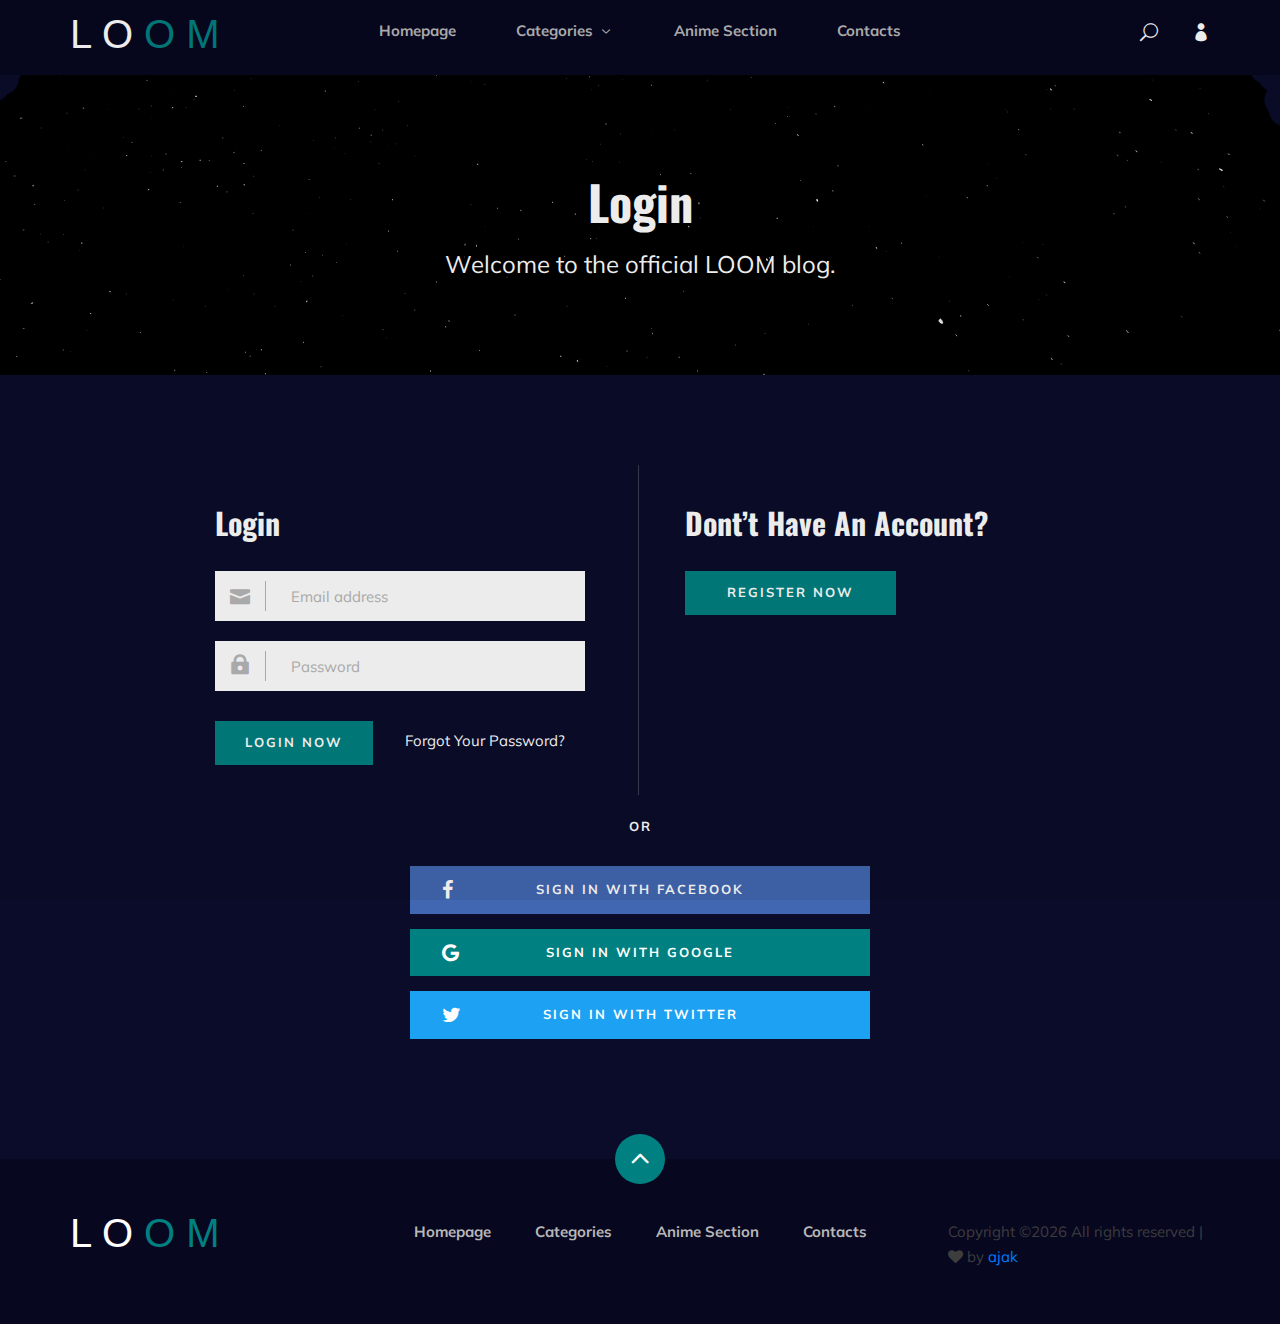
<file: login.html>
<!DOCTYPE html>
<html lang="zxx">

<head>
    <meta charset="UTF-8">
    <meta name="description" content="Anime Template">
    <meta name="keywords" content="Anime, unica, creative, html">
    <meta name="viewport" content="width=device-width, initial-scale=1.0">
    <meta http-equiv="X-UA-Compatible" content="ie=edge">
    <title>LOOM</title>

    <!-- Google Font -->
    <link href="https://fonts.googleapis.com/css2?family=Oswald:wght@300;400;500;600;700&display=swap" rel="stylesheet">
    <link href="https://fonts.googleapis.com/css2?family=Mulish:wght@300;400;500;600;700;800;900&display=swap"
    rel="stylesheet">

    <!-- Css Styles -->
    <link rel="stylesheet" href="css/bootstrap.min.css" type="text/css">
    <link rel="stylesheet" href="css/font-awesome.min.css" type="text/css">
    <link rel="stylesheet" href="css/elegant-icons.css" type="text/css">
    <link rel="stylesheet" href="css/plyr.css" type="text/css">
    <link rel="stylesheet" href="css/nice-select.css" type="text/css">
    <link rel="stylesheet" href="css/owl.carousel.min.css" type="text/css">
    <link rel="stylesheet" href="css/slicknav.min.css" type="text/css">
    <link rel="stylesheet" href="css/style.css" type="text/css">
</head>

<body>
    <!-- Page Preloder -->
    <div id="preloder">
        <div class="loader"></div>
    </div>

    <!-- Header Section Begin -->
    <header class="header">
        <div class="container">
            <div class="row">
                <div class="col-lg-2">
                    <div class="header__logo">
                        <a href="./index.html">
                            <h1 class="logo">L O <span class="span">O M</span></h1>
                        </a>
                    </div>
                </div>
                <div class="col-lg-8">
                    <div class="header__nav">
                        <nav class="header__menu mobile-menu">
                            <ul>
                                <li><a href="./index.html">Homepage</a></li>
                                <li><a href="./categories.html">Categories <span class="arrow_carrot-down"></span></a>
                                    <ul class="dropdown">
                                        <li><a href="./categories.html">Anime Collections</a></li>
                                        <li><a href="./anime-details.html"> Details</a></li>
                                        <li><a href="./anime-watching.html"> Watching</a></li>
                                        <li><a href="./blog-details.html">Blog Details</a></li>
                                        <li><a href="./signup.html">Sign Up</a></li>
                                        <li><a href="./login.html">Login</a></li>
                                    </ul>
                                </li>
                                <li><a href="./blog.html">Anime Section</a></li>
                                <li><a href="#">Contacts</a></li>
                            </ul>
                        </nav>
                    </div>
                </div>
                <div class="col-lg-2">
                    <div class="header__right">
                        <a href="#" class="search-switch"><span class="icon_search"></span></a>
                        <a href="./login.html"><span class="icon_profile"></span></a>
                    </div>
                </div>
            </div>
            <div id="mobile-menu-wrap"></div>
        </div>
    </header>
    <!-- Header End -->

    <!-- Normal Breadcrumb Begin -->
    <section class="normal-breadcrumb set-bg" data-setbg="img/p.png">
        <div class="container">
            <div class="row">
                <div class="col-lg-12 text-center">
                    <div class="normal__breadcrumb__text">
                        <h2>Login</h2>
                        <p>Welcome to the official LOOM blog.</p>
                    </div>
                </div>
            </div>
        </div>
    </section>
    <!-- Normal Breadcrumb End -->

    <!-- Login Section Begin -->
    <section class="login spad">
        <div class="container">
            <div class="row">
                <div class="col-lg-6">
                    <div class="login__form">
                        <h3>Login</h3>
                        <form action="#">
                            <div class="input__item">
                                <input type="text" placeholder="Email address">
                                <span class="icon_mail"></span>
                            </div>
                            <div class="input__item">
                                <input type="text" placeholder="Password">
                                <span class="icon_lock"></span>
                            </div>
                            <button type="submit" class="site-btn">Login Now</button>
                        </form>
                        <a href="#" class="forget_pass">Forgot Your Password?</a>
                    </div>
                </div>
                <div class="col-lg-6">
                    <div class="login__register">
                        <h3>Dont’t Have An Account?</h3>
                        <a href="#" class="primary-btn">Register Now</a>
                    </div>
                </div>
            </div>
            <div class="login__social">
                <div class="row d-flex justify-content-center">
                    <div class="col-lg-6">
                        <div class="login__social__links">
                            <span>or</span>
                            <ul>
                                <li><a href="#" class="facebook"><i class="fa fa-facebook"></i> Sign in With
                                Facebook</a></li>
                                <li><a href="#" class="google"><i class="fa fa-google"></i> Sign in With Google</a></li>
                                <li><a href="#" class="twitter"><i class="fa fa-twitter"></i> Sign in With Twitter</a>
                                </li>
                            </ul>
                        </div>
                    </div>
                </div>
            </div>
        </div>
    </section>
    <!-- Login Section End -->

    <!-- Footer Section Begin -->
    <footer class="footer">
        <div class="page-up">
            <a href="#" id="scrollToTopButton"><span class="arrow_carrot-up"></span></a>
        </div>
        <div class="container">
            <div class="row">
                <div class="col-lg-3">
                    <div class="footer__logo">
                        <a href="./index.html">
                            <h1 class="logo">L O <span class="span">O M</span></h1>
                        </a>
                    </div>
                </div>
                <div class="col-lg-6">
                    <div class="footer__nav">
                        <ul>
                            <li class="active"><a href="./index.html">Homepage</a></li>
                            <li><a href="./categories.html">Categories</a></li>
                            <li><a href="./blog.html">Anime Section</a></li>
                            <li><a href="#">Contacts</a></li>
                        </ul>
                    </div>
                </div>
                <div class="col-lg-3">
                    <p>
                        Copyright &copy;<script>document.write(new Date().getFullYear());</script> All rights reserved |  <i class="fa fa-heart" aria-hidden="true"></i> by <a href="https://colorlib.com" target="_blank">ajak</a>
                       </p>

                  </div>
              </div>
          </div>
      </footer>
      <!-- Footer Section End -->

      <!-- Search model Begin -->
      <div class="search-model">
        <div class="h-100 d-flex align-items-center justify-content-center">
            <div class="search-close-switch"><i class="icon_close"></i></div>
            <form class="search-model-form">
                <input type="text" id="search-input" placeholder="Search here.....">
            </form>
        </div>
    </div>
    <!-- Search model end -->

    <!-- Js Plugins -->
    <script src="js/jquery-3.3.1.min.js"></script>
    <script src="js/bootstrap.min.js"></script>
    <script src="js/player.js"></script>
    <script src="js/jquery.nice-select.min.js"></script>
    <script src="js/mixitup.min.js"></script>
    <script src="js/jquery.slicknav.js"></script>
    <script src="js/owl.carousel.min.js"></script>
    <script src="js/main.js"></script>


</body>

</html>
</file>
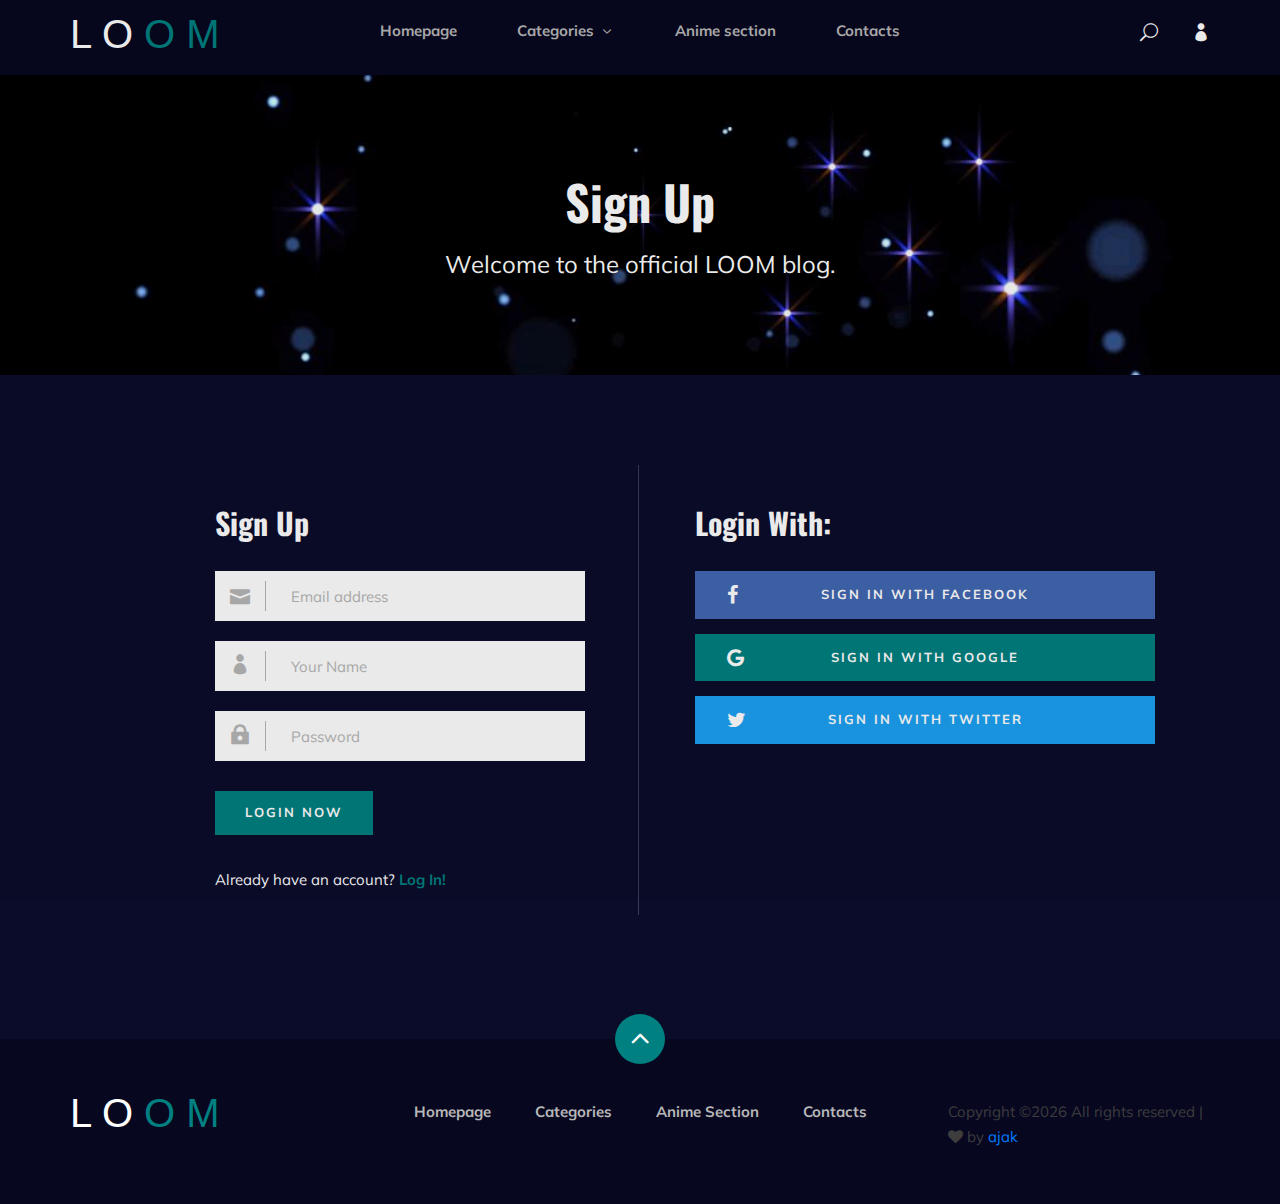
<file: signup.html>
<!DOCTYPE html>
<html lang="zxx">

<head>
    <meta charset="UTF-8">
    <meta name="description" content="Anime Template">
    <meta name="keywords" content="Anime, unica, creative, html">
    <meta name="viewport" content="width=device-width, initial-scale=1.0">
    <meta http-equiv="X-UA-Compatible" content="ie=edge">
    <title>LOOM</title>

    <!-- Google Font -->
    <link href="https://fonts.googleapis.com/css2?family=Oswald:wght@300;400;500;600;700&display=swap" rel="stylesheet">
    <link href="https://fonts.googleapis.com/css2?family=Mulish:wght@300;400;500;600;700;800;900&display=swap"
    rel="stylesheet">

    <!-- Css Styles -->
    <link rel="stylesheet" href="css/bootstrap.min.css" type="text/css">
    <link rel="stylesheet" href="css/font-awesome.min.css" type="text/css">
    <link rel="stylesheet" href="css/elegant-icons.css" type="text/css">
    <link rel="stylesheet" href="css/plyr.css" type="text/css">
    <link rel="stylesheet" href="css/nice-select.css" type="text/css">
    <link rel="stylesheet" href="css/owl.carousel.min.css" type="text/css">
    <link rel="stylesheet" href="css/slicknav.min.css" type="text/css">
    <link rel="stylesheet" href="css/style.css" type="text/css">
</head>

<body>
    <!-- Page Preloder -->
    <div id="preloder">
        <div class="loader"></div>
    </div>

    <!-- Header Section Begin -->
    <header class="header">
        <div class="container">
            <div class="row">
                <div class="col-lg-2">
                    <div class="header__logo">
                        <a href="./index.html">
                            <h1 class="logo">L O <span class="span">O M</span></h1>
                        </a>
                    </div>
                </div>
                <div class="col-lg-8">
                    <div class="header__nav">
                        <nav class="header__menu mobile-menu">
                            <ul>
                                <li><a href="./index.html">Homepage</a></li>
                                <li><a href="./categories.html">Categories <span class="arrow_carrot-down"></span></a>
                                    <ul class="dropdown">
                                        <li><a href="./categories.html">Anime Collections</a></li>
                                        <li><a href="./anime-details.html"> Details</a></li>
                                        <li><a href="./anime-watching.html"> Watching</a></li>
                                        <li><a href="./blog-details.html">Blog Details</a></li>
                                        <li><a href="./signup.html">Sign Up</a></li>
                                        <li><a href="./login.html">Login</a></li>
                                    </ul>
                                </li>
                                <li ><a href="./blog.html">Anime section</a></li>
                                <li><a href="#">Contacts</a></li>
                            </ul>
                        </nav>
                    </div>
                </div>
                <div class="col-lg-2">
                    <div class="header__right">
                        <a href="#" class="search-switch"><span class="icon_search"></span></a>
                        <a href="./login.html"><span class="icon_profile"></span></a>
                    </div>
                </div>
            </div>
            <div id="mobile-menu-wrap"></div>
        </div>
    </header>
    <!-- Header End -->

    <!-- Normal Breadcrumb Begin -->
    <section class="normal-breadcrumb set-bg" data-setbg="img/w.JPG">
        <div class="container">
            <div class="row">
                <div class="col-lg-12 text-center">
                    <div class="normal__breadcrumb__text">
                        <h2>Sign Up</h2>
                        <p>Welcome to the official LOOM blog.</p>
                    </div>
                </div>
            </div>
        </div>
    </section>
    <!-- Normal Breadcrumb End -->

    <!-- Signup Section Begin -->
    <section class="signup spad">
        <div class="container">
            <div class="row">
                <div class="col-lg-6">
                    <div class="login__form">
                        <h3>Sign Up</h3>
                        <form action="#">
                            <div class="input__item">
                                <input type="text" placeholder="Email address">
                                <span class="icon_mail"></span>
                            </div>
                            <div class="input__item">
                                <input type="text" placeholder="Your Name">
                                <span class="icon_profile"></span>
                            </div>
                            <div class="input__item">
                                <input type="text" placeholder="Password">
                                <span class="icon_lock"></span>
                            </div>
                            <button type="submit" class="site-btn">Login Now</button>
                        </form>
                        <h5>Already have an account? <a href="#">Log In!</a></h5>
                    </div>
                </div>
                <div class="col-lg-6">
                    <div class="login__social__links">
                        <h3>Login With:</h3>
                        <ul>
                            <li><a href="#" class="facebook"><i class="fa fa-facebook"></i> Sign in With Facebook</a>
                            </li>
                            <li><a href="#" class="google"><i class="fa fa-google"></i> Sign in With Google</a></li>
                            <li><a href="#" class="twitter"><i class="fa fa-twitter"></i> Sign in With Twitter</a></li>
                        </ul>
                    </div>
                </div>
            </div>
        </div>
    </section>
    <!-- Signup Section End -->

    <!-- Footer Section Begin -->
    <footer class="footer">
        <div class="page-up">
            <a href="#" id="scrollToTopButton"><span class="arrow_carrot-up"></span></a>
        </div>
        <div class="container">
            <div class="row">
                <div class="col-lg-3">
                    <div class="footer__logo">
                        <a href="./index.html">
                            <h1 class="logo">L O <span class="span">O M</span></h1>
                        </a>
                    </div>
                </div>
                <div class="col-lg-6">
                    <div class="footer__nav">
                        <ul>
                            <li class="active"><a href="./index.html">Homepage</a></li>
                            <li><a href="./categories.html">Categories</a></li>
                            <li><a href="./blog.html">Anime Section</a></li>
                            <li><a href="#">Contacts</a></li>
                        </ul>
                    </div>
                </div>
                <div class="col-lg-3">
                    <p>
                        Copyright &copy;<script>document.write(new Date().getFullYear());</script> All rights reserved |  <i class="fa fa-heart" aria-hidden="true"></i> by <a href="https://colorlib.com" target="_blank">ajak</a>
                       </p>
                  </div>
              </div>
          </div>
      </footer>
      <!-- Footer Section End -->

      <!-- Search model Begin -->
      <div class="search-model">
        <div class="h-100 d-flex align-items-center justify-content-center">
            <div class="search-close-switch"><i class="icon_close"></i></div>
            <form class="search-model-form">
                <input type="text" id="search-input" placeholder="Search here.....">
            </form>
        </div>
    </div>
    <!-- Search model end -->

    <!-- Js Plugins -->
    <script src="js/jquery-3.3.1.min.js"></script>
    <script src="js/bootstrap.min.js"></script>
    <script src="js/player.js"></script>
    <script src="js/jquery.nice-select.min.js"></script>
    <script src="js/mixitup.min.js"></script>
    <script src="js/jquery.slicknav.js"></script>
    <script src="js/owl.carousel.min.js"></script>
    <script src="js/main.js"></script>

</body>

</html>
</file>
<file: css/elegant-icons.css>
@font-face {
	font-family: 'ElegantIcons';
	src:url('../fonts/ElegantIcons.eot');
	src:url('../fonts/ElegantIcons.eot?#iefix') format('embedded-opentype'),
		url('../fonts/ElegantIcons.woff') format('woff'),
		url('../fonts/ElegantIcons.ttf') format('truetype'),
		url('../fonts/ElegantIcons.svg#ElegantIcons') format('svg');
	font-weight: normal;
	font-style: normal;
}

/* Use the following CSS code if you want to use data attributes for inserting your icons */
[data-icon]:before {
	font-family: 'ElegantIcons';
	content: attr(data-icon);
	speak: none;
	font-weight: normal;
	font-variant: normal;
	text-transform: none;
	line-height: 1;
	-webkit-font-smoothing: antialiased;
	-moz-osx-font-smoothing: grayscale;
}

/* Use the following CSS code if you want to have a class per icon */
/*
Instead of a list of all class selectors,
you can use the generic selector below, but it's slower:
[class*="your-class-prefix"] {
*/
.arrow_up, .arrow_down, .arrow_left, .arrow_right, .arrow_left-up, .arrow_right-up, .arrow_right-down, .arrow_left-down, .arrow-up-down, .arrow_up-down_alt, .arrow_left-right_alt, .arrow_left-right, .arrow_expand_alt2, .arrow_expand_alt, .arrow_condense, .arrow_expand, .arrow_move, .arrow_carrot-up, .arrow_carrot-down, .arrow_carrot-left, .arrow_carrot-right, .arrow_carrot-2up, .arrow_carrot-2down, .arrow_carrot-2left, .arrow_carrot-2right, .arrow_carrot-up_alt2, .arrow_carrot-down_alt2, .arrow_carrot-left_alt2, .arrow_carrot-right_alt2, .arrow_carrot-2up_alt2, .arrow_carrot-2down_alt2, .arrow_carrot-2left_alt2, .arrow_carrot-2right_alt2, .arrow_triangle-up, .arrow_triangle-down, .arrow_triangle-left, .arrow_triangle-right, .arrow_triangle-up_alt2, .arrow_triangle-down_alt2, .arrow_triangle-left_alt2, .arrow_triangle-right_alt2, .arrow_back, .icon_minus-06, .icon_plus, .icon_close, .icon_check, .icon_minus_alt2, .icon_plus_alt2, .icon_close_alt2, .icon_check_alt2, .icon_zoom-out_alt, .icon_zoom-in_alt, .icon_search, .icon_box-empty, .icon_box-selected, .icon_minus-box, .icon_plus-box, .icon_box-checked, .icon_circle-empty, .icon_circle-slelected, .icon_stop_alt2, .icon_stop, .icon_pause_alt2, .icon_pause, .icon_menu, .icon_menu-square_alt2, .icon_menu-circle_alt2, .icon_ul, .icon_ol, .icon_adjust-horiz, .icon_adjust-vert, .icon_document_alt, .icon_documents_alt, .icon_pencil, .icon_pencil-edit_alt, .icon_pencil-edit, .icon_folder-alt, .icon_folder-open_alt, .icon_folder-add_alt, .icon_info_alt, .icon_error-oct_alt, .icon_error-circle_alt, .icon_error-triangle_alt, .icon_question_alt2, .icon_question, .icon_comment_alt, .icon_chat_alt, .icon_vol-mute_alt, .icon_volume-low_alt, .icon_volume-high_alt, .icon_quotations, .icon_quotations_alt2, .icon_clock_alt, .icon_lock_alt, .icon_lock-open_alt, .icon_key_alt, .icon_cloud_alt, .icon_cloud-upload_alt, .icon_cloud-download_alt, .icon_image, .icon_images, .icon_lightbulb_alt, .icon_gift_alt, .icon_house_alt, .icon_genius, .icon_mobile, .icon_tablet, .icon_laptop, .icon_desktop, .icon_camera_alt, .icon_mail_alt, .icon_cone_alt, .icon_ribbon_alt, .icon_bag_alt, .icon_creditcard, .icon_cart_alt, .icon_paperclip, .icon_tag_alt, .icon_tags_alt, .icon_trash_alt, .icon_cursor_alt, .icon_mic_alt, .icon_compass_alt, .icon_pin_alt, .icon_pushpin_alt, .icon_map_alt, .icon_drawer_alt, .icon_toolbox_alt, .icon_book_alt, .icon_calendar, .icon_film, .icon_table, .icon_contacts_alt, .icon_headphones, .icon_lifesaver, .icon_piechart, .icon_refresh, .icon_link_alt, .icon_link, .icon_loading, .icon_blocked, .icon_archive_alt, .icon_heart_alt, .icon_star_alt, .icon_star-half_alt, .icon_star, .icon_star-half, .icon_tools, .icon_tool, .icon_cog, .icon_cogs, .arrow_up_alt, .arrow_down_alt, .arrow_left_alt, .arrow_right_alt, .arrow_left-up_alt, .arrow_right-up_alt, .arrow_right-down_alt, .arrow_left-down_alt, .arrow_condense_alt, .arrow_expand_alt3, .arrow_carrot_up_alt, .arrow_carrot-down_alt, .arrow_carrot-left_alt, .arrow_carrot-right_alt, .arrow_carrot-2up_alt, .arrow_carrot-2dwnn_alt, .arrow_carrot-2left_alt, .arrow_carrot-2right_alt, .arrow_triangle-up_alt, .arrow_triangle-down_alt, .arrow_triangle-left_alt, .arrow_triangle-right_alt, .icon_minus_alt, .icon_plus_alt, .icon_close_alt, .icon_check_alt, .icon_zoom-out, .icon_zoom-in, .icon_stop_alt, .icon_menu-square_alt, .icon_menu-circle_alt, .icon_document, .icon_documents, .icon_pencil_alt, .icon_folder, .icon_folder-open, .icon_folder-add, .icon_folder_upload, .icon_folder_download, .icon_info, .icon_error-circle, .icon_error-oct, .icon_error-triangle, .icon_question_alt, .icon_comment, .icon_chat, .icon_vol-mute, .icon_volume-low, .icon_volume-high, .icon_quotations_alt, .icon_clock, .icon_lock, .icon_lock-open, .icon_key, .icon_cloud, .icon_cloud-upload, .icon_cloud-download, .icon_lightbulb, .icon_gift, .icon_house, .icon_camera, .icon_mail, .icon_cone, .icon_ribbon, .icon_bag, .icon_cart, .icon_tag, .icon_tags, .icon_trash, .icon_cursor, .icon_mic, .icon_compass, .icon_pin, .icon_pushpin, .icon_map, .icon_drawer, .icon_toolbox, .icon_book, .icon_contacts, .icon_archive, .icon_heart, .icon_profile, .icon_group, .icon_grid-2x2, .icon_grid-3x3, .icon_music, .icon_pause_alt, .icon_phone, .icon_upload, .icon_download, .social_facebook, .social_twitter, .social_pinterest, .social_googleplus, .social_tumblr, .social_tumbleupon, .social_wordpress, .social_instagram, .social_dribbble, .social_vimeo, .social_linkedin, .social_rss, .social_deviantart, .social_share, .social_myspace, .social_skype, .social_youtube, .social_picassa, .social_googledrive, .social_flickr, .social_blogger, .social_spotify, .social_delicious, .social_facebook_circle, .social_twitter_circle, .social_pinterest_circle, .social_googleplus_circle, .social_tumblr_circle, .social_stumbleupon_circle, .social_wordpress_circle, .social_instagram_circle, .social_dribbble_circle, .social_vimeo_circle, .social_linkedin_circle, .social_rss_circle, .social_deviantart_circle, .social_share_circle, .social_myspace_circle, .social_skype_circle, .social_youtube_circle, .social_picassa_circle, .social_googledrive_alt2, .social_flickr_circle, .social_blogger_circle, .social_spotify_circle, .social_delicious_circle, .social_facebook_square, .social_twitter_square, .social_pinterest_square, .social_googleplus_square, .social_tumblr_square, .social_stumbleupon_square, .social_wordpress_square, .social_instagram_square, .social_dribbble_square, .social_vimeo_square, .social_linkedin_square, .social_rss_square, .social_deviantart_square, .social_share_square, .social_myspace_square, .social_skype_square, .social_youtube_square, .social_picassa_square, .social_googledrive_square, .social_flickr_square, .social_blogger_square, .social_spotify_square, .social_delicious_square, .icon_printer, .icon_calulator, .icon_building, .icon_floppy, .icon_drive, .icon_search-2, .icon_id, .icon_id-2, .icon_puzzle, .icon_like, .icon_dislike, .icon_mug, .icon_currency, .icon_wallet, .icon_pens, .icon_easel, .icon_flowchart, .icon_datareport, .icon_briefcase, .icon_shield, .icon_percent, .icon_globe, .icon_globe-2, .icon_target, .icon_hourglass, .icon_balance, .icon_rook, .icon_printer-alt, .icon_calculator_alt, .icon_building_alt, .icon_floppy_alt, .icon_drive_alt, .icon_search_alt, .icon_id_alt, .icon_id-2_alt, .icon_puzzle_alt, .icon_like_alt, .icon_dislike_alt, .icon_mug_alt, .icon_currency_alt, .icon_wallet_alt, .icon_pens_alt, .icon_easel_alt, .icon_flowchart_alt, .icon_datareport_alt, .icon_briefcase_alt, .icon_shield_alt, .icon_percent_alt, .icon_globe_alt, .icon_clipboard {
	font-family: 'ElegantIcons';
	speak: none;
	font-style: normal;
	font-weight: normal;
	font-variant: normal;
	text-transform: none;
	line-height: 1;
	-webkit-font-smoothing: antialiased;
}
.arrow_up:before {
	content: "\21";
}
.arrow_down:before {
	content: "\22";
}
.arrow_left:before {
	content: "\23";
}
.arrow_right:before {
	content: "\24";
}
.arrow_left-up:before {
	content: "\25";
}
.arrow_right-up:before {
	content: "\26";
}
.arrow_right-down:before {
	content: "\27";
}
.arrow_left-down:before {
	content: "\28";
}
.arrow-up-down:before {
	content: "\29";
}
.arrow_up-down_alt:before {
	content: "\2a";
}
.arrow_left-right_alt:before {
	content: "\2b";
}
.arrow_left-right:before {
	content: "\2c";
}
.arrow_expand_alt2:before {
	content: "\2d";
}
.arrow_expand_alt:before {
	content: "\2e";
}
.arrow_condense:before {
	content: "\2f";
}
.arrow_expand:before {
	content: "\30";
}
.arrow_move:before {
	content: "\31";
}
.arrow_carrot-up:before {
	content: "\32";
}
.arrow_carrot-down:before {
	content: "\33";
}
.arrow_carrot-left:before {
	content: "\34";
}
.arrow_carrot-right:before {
	content: "\35";
}
.arrow_carrot-2up:before {
	content: "\36";
}
.arrow_carrot-2down:before {
	content: "\37";
}
.arrow_carrot-2left:before {
	content: "\38";
}
.arrow_carrot-2right:before {
	content: "\39";
}
.arrow_carrot-up_alt2:before {
	content: "\3a";
}
.arrow_carrot-down_alt2:before {
	content: "\3b";
}
.arrow_carrot-left_alt2:before {
	content: "\3c";
}
.arrow_carrot-right_alt2:before {
	content: "\3d";
}
.arrow_carrot-2up_alt2:before {
	content: "\3e";
}
.arrow_carrot-2down_alt2:before {
	content: "\3f";
}
.arrow_carrot-2left_alt2:before {
	content: "\40";
}
.arrow_carrot-2right_alt2:before {
	content: "\41";
}
.arrow_triangle-up:before {
	content: "\42";
}
.arrow_triangle-down:before {
	content: "\43";
}
.arrow_triangle-left:before {
	content: "\44";
}
.arrow_triangle-right:before {
	content: "\45";
}
.arrow_triangle-up_alt2:before {
	content: "\46";
}
.arrow_triangle-down_alt2:before {
	content: "\47";
}
.arrow_triangle-left_alt2:before {
	content: "\48";
}
.arrow_triangle-right_alt2:before {
	content: "\49";
}
.arrow_back:before {
	content: "\4a";
}
.icon_minus-06:before {
	content: "\4b";
}
.icon_plus:before {
	content: "\4c";
}
.icon_close:before {
	content: "\4d";
}
.icon_check:before {
	content: "\4e";
}
.icon_minus_alt2:before {
	content: "\4f";
}
.icon_plus_alt2:before {
	content: "\50";
}
.icon_close_alt2:before {
	content: "\51";
}
.icon_check_alt2:before {
	content: "\52";
}
.icon_zoom-out_alt:before {
	content: "\53";
}
.icon_zoom-in_alt:before {
	content: "\54";
}
.icon_search:before {
	content: "\55";
}
.icon_box-empty:before {
	content: "\56";
}
.icon_box-selected:before {
	content: "\57";
}
.icon_minus-box:before {
	content: "\58";
}
.icon_plus-box:before {
	content: "\59";
}
.icon_box-checked:before {
	content: "\5a";
}
.icon_circle-empty:before {
	content: "\5b";
}
.icon_circle-slelected:before {
	content: "\5c";
}
.icon_stop_alt2:before {
	content: "\5d";
}
.icon_stop:before {
	content: "\5e";
}
.icon_pause_alt2:before {
	content: "\5f";
}
.icon_pause:before {
	content: "\60";
}
.icon_menu:before {
	content: "\61";
}
.icon_menu-square_alt2:before {
	content: "\62";
}
.icon_menu-circle_alt2:before {
	content: "\63";
}
.icon_ul:before {
	content: "\64";
}
.icon_ol:before {
	content: "\65";
}
.icon_adjust-horiz:before {
	content: "\66";
}
.icon_adjust-vert:before {
	content: "\67";
}
.icon_document_alt:before {
	content: "\68";
}
.icon_documents_alt:before {
	content: "\69";
}
.icon_pencil:before {
	content: "\6a";
}
.icon_pencil-edit_alt:before {
	content: "\6b";
}
.icon_pencil-edit:before {
	content: "\6c";
}
.icon_folder-alt:before {
	content: "\6d";
}
.icon_folder-open_alt:before {
	content: "\6e";
}
.icon_folder-add_alt:before {
	content: "\6f";
}
.icon_info_alt:before {
	content: "\70";
}
.icon_error-oct_alt:before {
	content: "\71";
}
.icon_error-circle_alt:before {
	content: "\72";
}
.icon_error-triangle_alt:before {
	content: "\73";
}
.icon_question_alt2:before {
	content: "\74";
}
.icon_question:before {
	content: "\75";
}
.icon_comment_alt:before {
	content: "\76";
}
.icon_chat_alt:before {
	content: "\77";
}
.icon_vol-mute_alt:before {
	content: "\78";
}
.icon_volume-low_alt:before {
	content: "\79";
}
.icon_volume-high_alt:before {
	content: "\7a";
}
.icon_quotations:before {
	content: "\7b";
}
.icon_quotations_alt2:before {
	content: "\7c";
}
.icon_clock_alt:before {
	content: "\7d";
}
.icon_lock_alt:before {
	content: "\7e";
}
.icon_lock-open_alt:before {
	content: "\e000";
}
.icon_key_alt:before {
	content: "\e001";
}
.icon_cloud_alt:before {
	content: "\e002";
}
.icon_cloud-upload_alt:before {
	content: "\e003";
}
.icon_cloud-download_alt:before {
	content: "\e004";
}
.icon_image:before {
	content: "\e005";
}
.icon_images:before {
	content: "\e006";
}
.icon_lightbulb_alt:before {
	content: "\e007";
}
.icon_gift_alt:before {
	content: "\e008";
}
.icon_house_alt:before {
	content: "\e009";
}
.icon_genius:before {
	content: "\e00a";
}
.icon_mobile:before {
	content: "\e00b";
}
.icon_tablet:before {
	content: "\e00c";
}
.icon_laptop:before {
	content: "\e00d";
}
.icon_desktop:before {
	content: "\e00e";
}
.icon_camera_alt:before {
	content: "\e00f";
}
.icon_mail_alt:before {
	content: "\e010";
}
.icon_cone_alt:before {
	content: "\e011";
}
.icon_ribbon_alt:before {
	content: "\e012";
}
.icon_bag_alt:before {
	content: "\e013";
}
.icon_creditcard:before {
	content: "\e014";
}
.icon_cart_alt:before {
	content: "\e015";
}
.icon_paperclip:before {
	content: "\e016";
}
.icon_tag_alt:before {
	content: "\e017";
}
.icon_tags_alt:before {
	content: "\e018";
}
.icon_trash_alt:before {
	content: "\e019";
}
.icon_cursor_alt:before {
	content: "\e01a";
}
.icon_mic_alt:before {
	content: "\e01b";
}
.icon_compass_alt:before {
	content: "\e01c";
}
.icon_pin_alt:before {
	content: "\e01d";
}
.icon_pushpin_alt:before {
	content: "\e01e";
}
.icon_map_alt:before {
	content: "\e01f";
}
.icon_drawer_alt:before {
	content: "\e020";
}
.icon_toolbox_alt:before {
	content: "\e021";
}
.icon_book_alt:before {
	content: "\e022";
}
.icon_calendar:before {
	content: "\e023";
}
.icon_film:before {
	content: "\e024";
}
.icon_table:before {
	content: "\e025";
}
.icon_contacts_alt:before {
	content: "\e026";
}
.icon_headphones:before {
	content: "\e027";
}
.icon_lifesaver:before {
	content: "\e028";
}
.icon_piechart:before {
	content: "\e029";
}
.icon_refresh:before {
	content: "\e02a";
}
.icon_link_alt:before {
	content: "\e02b";
}
.icon_link:before {
	content: "\e02c";
}
.icon_loading:before {
	content: "\e02d";
}
.icon_blocked:before {
	content: "\e02e";
}
.icon_archive_alt:before {
	content: "\e02f";
}
.icon_heart_alt:before {
	content: "\e030";
}
.icon_star_alt:before {
	content: "\e031";
}
.icon_star-half_alt:before {
	content: "\e032";
}
.icon_star:before {
	content: "\e033";
}
.icon_star-half:before {
	content: "\e034";
}
.icon_tools:before {
	content: "\e035";
}
.icon_tool:before {
	content: "\e036";
}
.icon_cog:before {
	content: "\e037";
}
.icon_cogs:before {
	content: "\e038";
}
.arrow_up_alt:before {
	content: "\e039";
}
.arrow_down_alt:before {
	content: "\e03a";
}
.arrow_left_alt:before {
	content: "\e03b";
}
.arrow_right_alt:before {
	content: "\e03c";
}
.arrow_left-up_alt:before {
	content: "\e03d";
}
.arrow_right-up_alt:before {
	content: "\e03e";
}
.arrow_right-down_alt:before {
	content: "\e03f";
}
.arrow_left-down_alt:before {
	content: "\e040";
}
.arrow_condense_alt:before {
	content: "\e041";
}
.arrow_expand_alt3:before {
	content: "\e042";
}
.arrow_carrot_up_alt:before {
	content: "\e043";
}
.arrow_carrot-down_alt:before {
	content: "\e044";
}
.arrow_carrot-left_alt:before {
	content: "\e045";
}
.arrow_carrot-right_alt:before {
	content: "\e046";
}
.arrow_carrot-2up_alt:before {
	content: "\e047";
}
.arrow_carrot-2dwnn_alt:before {
	content: "\e048";
}
.arrow_carrot-2left_alt:before {
	content: "\e049";
}
.arrow_carrot-2right_alt:before {
	content: "\e04a";
}
.arrow_triangle-up_alt:before {
	content: "\e04b";
}
.arrow_triangle-down_alt:before {
	content: "\e04c";
}
.arrow_triangle-left_alt:before {
	content: "\e04d";
}
.arrow_triangle-right_alt:before {
	content: "\e04e";
}
.icon_minus_alt:before {
	content: "\e04f";
}
.icon_plus_alt:before {
	content: "\e050";
}
.icon_close_alt:before {
	content: "\e051";
}
.icon_check_alt:before {
	content: "\e052";
}
.icon_zoom-out:before {
	content: "\e053";
}
.icon_zoom-in:before {
	content: "\e054";
}
.icon_stop_alt:before {
	content: "\e055";
}
.icon_menu-square_alt:before {
	content: "\e056";
}
.icon_menu-circle_alt:before {
	content: "\e057";
}
.icon_document:before {
	content: "\e058";
}
.icon_documents:before {
	content: "\e059";
}
.icon_pencil_alt:before {
	content: "\e05a";
}
.icon_folder:before {
	content: "\e05b";
}
.icon_folder-open:before {
	content: "\e05c";
}
.icon_folder-add:before {
	content: "\e05d";
}
.icon_folder_upload:before {
	content: "\e05e";
}
.icon_folder_download:before {
	content: "\e05f";
}
.icon_info:before {
	content: "\e060";
}
.icon_error-circle:before {
	content: "\e061";
}
.icon_error-oct:before {
	content: "\e062";
}
.icon_error-triangle:before {
	content: "\e063";
}
.icon_question_alt:before {
	content: "\e064";
}
.icon_comment:before {
	content: "\e065";
}
.icon_chat:before {
	content: "\e066";
}
.icon_vol-mute:before {
	content: "\e067";
}
.icon_volume-low:before {
	content: "\e068";
}
.icon_volume-high:before {
	content: "\e069";
}
.icon_quotations_alt:before {
	content: "\e06a";
}
.icon_clock:before {
	content: "\e06b";
}
.icon_lock:before {
	content: "\e06c";
}
.icon_lock-open:before {
	content: "\e06d";
}
.icon_key:before {
	content: "\e06e";
}
.icon_cloud:before {
	content: "\e06f";
}
.icon_cloud-upload:before {
	content: "\e070";
}
.icon_cloud-download:before {
	content: "\e071";
}
.icon_lightbulb:before {
	content: "\e072";
}
.icon_gift:before {
	content: "\e073";
}
.icon_house:before {
	content: "\e074";
}
.icon_camera:before {
	content: "\e075";
}
.icon_mail:before {
	content: "\e076";
}
.icon_cone:before {
	content: "\e077";
}
.icon_ribbon:before {
	content: "\e078";
}
.icon_bag:before {
	content: "\e079";
}
.icon_cart:before {
	content: "\e07a";
}
.icon_tag:before {
	content: "\e07b";
}
.icon_tags:before {
	content: "\e07c";
}
.icon_trash:before {
	content: "\e07d";
}
.icon_cursor:before {
	content: "\e07e";
}
.icon_mic:before {
	content: "\e07f";
}
.icon_compass:before {
	content: "\e080";
}
.icon_pin:before {
	content: "\e081";
}
.icon_pushpin:before {
	content: "\e082";
}
.icon_map:before {
	content: "\e083";
}
.icon_drawer:before {
	content: "\e084";
}
.icon_toolbox:before {
	content: "\e085";
}
.icon_book:before {
	content: "\e086";
}
.icon_contacts:before {
	content: "\e087";
}
.icon_archive:before {
	content: "\e088";
}
.icon_heart:before {
	content: "\e089";
}
.icon_profile:before {
	content: "\e08a";
}
.icon_group:before {
	content: "\e08b";
}
.icon_grid-2x2:before {
	content: "\e08c";
}
.icon_grid-3x3:before {
	content: "\e08d";
}
.icon_music:before {
	content: "\e08e";
}
.icon_pause_alt:before {
	content: "\e08f";
}
.icon_phone:before {
	content: "\e090";
}
.icon_upload:before {
	content: "\e091";
}
.icon_download:before {
	content: "\e092";
}
.social_facebook:before {
	content: "\e093";
}
.social_twitter:before {
	content: "\e094";
}
.social_pinterest:before {
	content: "\e095";
}
.social_googleplus:before {
	content: "\e096";
}
.social_tumblr:before {
	content: "\e097";
}
.social_tumbleupon:before {
	content: "\e098";
}
.social_wordpress:before {
	content: "\e099";
}
.social_instagram:before {
	content: "\e09a";
}
.social_dribbble:before {
	content: "\e09b";
}
.social_vimeo:before {
	content: "\e09c";
}
.social_linkedin:before {
	content: "\e09d";
}
.social_rss:before {
	content: "\e09e";
}
.social_deviantart:before {
	content: "\e09f";
}
.social_share:before {
	content: "\e0a0";
}
.social_myspace:before {
	content: "\e0a1";
}
.social_skype:before {
	content: "\e0a2";
}
.social_youtube:before {
	content: "\e0a3";
}
.social_picassa:before {
	content: "\e0a4";
}
.social_googledrive:before {
	content: "\e0a5";
}
.social_flickr:before {
	content: "\e0a6";
}
.social_blogger:before {
	content: "\e0a7";
}
.social_spotify:before {
	content: "\e0a8";
}
.social_delicious:before {
	content: "\e0a9";
}
.social_facebook_circle:before {
	content: "\e0aa";
}
.social_twitter_circle:before {
	content: "\e0ab";
}
.social_pinterest_circle:before {
	content: "\e0ac";
}
.social_googleplus_circle:before {
	content: "\e0ad";
}
.social_tumblr_circle:before {
	content: "\e0ae";
}
.social_stumbleupon_circle:before {
	content: "\e0af";
}
.social_wordpress_circle:before {
	content: "\e0b0";
}
.social_instagram_circle:before {
	content: "\e0b1";
}
.social_dribbble_circle:before {
	content: "\e0b2";
}
.social_vimeo_circle:before {
	content: "\e0b3";
}
.social_linkedin_circle:before {
	content: "\e0b4";
}
.social_rss_circle:before {
	content: "\e0b5";
}
.social_deviantart_circle:before {
	content: "\e0b6";
}
.social_share_circle:before {
	content: "\e0b7";
}
.social_myspace_circle:before {
	content: "\e0b8";
}
.social_skype_circle:before {
	content: "\e0b9";
}
.social_youtube_circle:before {
	content: "\e0ba";
}
.social_picassa_circle:before {
	content: "\e0bb";
}
.social_googledrive_alt2:before {
	content: "\e0bc";
}
.social_flickr_circle:before {
	content: "\e0bd";
}
.social_blogger_circle:before {
	content: "\e0be";
}
.social_spotify_circle:before {
	content: "\e0bf";
}
.social_delicious_circle:before {
	content: "\e0c0";
}
.social_facebook_square:before {
	content: "\e0c1";
}
.social_twitter_square:before {
	content: "\e0c2";
}
.social_pinterest_square:before {
	content: "\e0c3";
}
.social_googleplus_square:before {
	content: "\e0c4";
}
.social_tumblr_square:before {
	content: "\e0c5";
}
.social_stumbleupon_square:before {
	content: "\e0c6";
}
.social_wordpress_square:before {
	content: "\e0c7";
}
.social_instagram_square:before {
	content: "\e0c8";
}
.social_dribbble_square:before {
	content: "\e0c9";
}
.social_vimeo_square:before {
	content: "\e0ca";
}
.social_linkedin_square:before {
	content: "\e0cb";
}
.social_rss_square:before {
	content: "\e0cc";
}
.social_deviantart_square:before {
	content: "\e0cd";
}
.social_share_square:before {
	content: "\e0ce";
}
.social_myspace_square:before {
	content: "\e0cf";
}
.social_skype_square:before {
	content: "\e0d0";
}
.social_youtube_square:before {
	content: "\e0d1";
}
.social_picassa_square:before {
	content: "\e0d2";
}
.social_googledrive_square:before {
	content: "\e0d3";
}
.social_flickr_square:before {
	content: "\e0d4";
}
.social_blogger_square:before {
	content: "\e0d5";
}
.social_spotify_square:before {
	content: "\e0d6";
}
.social_delicious_square:before {
	content: "\e0d7";
}
.icon_printer:before {
	content: "\e103";
}
.icon_calulator:before {
	content: "\e0ee";
}
.icon_building:before {
	content: "\e0ef";
}
.icon_floppy:before {
	content: "\e0e8";
}
.icon_drive:before {
	content: "\e0ea";
}
.icon_search-2:before {
	content: "\e101";
}
.icon_id:before {
	content: "\e107";
}
.icon_id-2:before {
	content: "\e108";
}
.icon_puzzle:before {
	content: "\e102";
}
.icon_like:before {
	content: "\e106";
}
.icon_dislike:before {
	content: "\e0eb";
}
.icon_mug:before {
	content: "\e105";
}
.icon_currency:before {
	content: "\e0ed";
}
.icon_wallet:before {
	content: "\e100";
}
.icon_pens:before {
	content: "\e104";
}
.icon_easel:before {
	content: "\e0e9";
}
.icon_flowchart:before {
	content: "\e109";
}
.icon_datareport:before {
	content: "\e0ec";
}
.icon_briefcase:before {
	content: "\e0fe";
}
.icon_shield:before {
	content: "\e0f6";
}
.icon_percent:before {
	content: "\e0fb";
}
.icon_globe:before {
	content: "\e0e2";
}
.icon_globe-2:before {
	content: "\e0e3";
}
.icon_target:before {
	content: "\e0f5";
}
.icon_hourglass:before {
	content: "\e0e1";
}
.icon_balance:before {
	content: "\e0ff";
}
.icon_rook:before {
	content: "\e0f8";
}
.icon_printer-alt:before {
	content: "\e0fa";
}
.icon_calculator_alt:before {
	content: "\e0e7";
}
.icon_building_alt:before {
	content: "\e0fd";
}
.icon_floppy_alt:before {
	content: "\e0e4";
}
.icon_drive_alt:before {
	content: "\e0e5";
}
.icon_search_alt:before {
	content: "\e0f7";
}
.icon_id_alt:before {
	content: "\e0e0";
}
.icon_id-2_alt:before {
	content: "\e0fc";
}
.icon_puzzle_alt:before {
	content: "\e0f9";
}
.icon_like_alt:before {
	content: "\e0dd";
}
.icon_dislike_alt:before {
	content: "\e0f1";
}
.icon_mug_alt:before {
	content: "\e0dc";
}
.icon_currency_alt:before {
	content: "\e0f3";
}
.icon_wallet_alt:before {
	content: "\e0d8";
}
.icon_pens_alt:before {
	content: "\e0db";
}
.icon_easel_alt:before {
	content: "\e0f0";
}
.icon_flowchart_alt:before {
	content: "\e0df";
}
.icon_datareport_alt:before {
	content: "\e0f2";
}
.icon_briefcase_alt:before {
	content: "\e0f4";
}
.icon_shield_alt:before {
	content: "\e0d9";
}
.icon_percent_alt:before {
	content: "\e0da";
}
.icon_globe_alt:before {
	content: "\e0de";
}
.icon_clipboard:before {
	content: "\e0e6";
}


	.glyph {
		float: left;
		text-align: center;
		padding: .75em;
		margin: .4em 1.5em .75em 0;
		width: 6em;
text-shadow: none;
	}
        .glyph_big {
        font-size: 128px;
        color: #59c5dc;
        float: left;
        margin-right: 20px;
        }

        .glyph div { padding-bottom: 10px;}

	.glyph input {
		font-family: consolas, monospace;
		font-size: 12px;
		width: 100%;
		text-align: center;
		border: 0;
		box-shadow: 0 0 0 1px #ccc;
		padding: .2em;
                -moz-border-radius: 5px;
                -webkit-border-radius: 5px;
	}
	.centered {
		margin-left: auto;
		margin-right: auto;
	}
	.glyph .fs1 {
		font-size: 2em;
	}
</file>
<file: css/plyr.css>
@keyframes plyr-progress{to{background-position:25px 0;background-position:var(--plyr-progress-loading-size,25px) 0}}@keyframes plyr-popup{0%{opacity:.5;transform:translateY(10px)}to{opacity:1;transform:translateY(0)}}@keyframes plyr-fade-in{from{opacity:0}to{opacity:1}}.plyr{-moz-osx-font-smoothing:grayscale;-webkit-font-smoothing:antialiased;align-items:center;direction:ltr;display:flex;flex-direction:column;font-family:inherit;font-family:var(--plyr-font-family,inherit);font-variant-numeric:tabular-nums;font-weight:400;font-weight:var(--plyr-font-weight-regular,400);height:100%;line-height:1.7;line-height:var(--plyr-line-height,1.7);max-width:100%;min-width:200px;position:relative;text-shadow:none;transition:box-shadow .3s ease;z-index:0}.plyr audio,.plyr iframe,.plyr video{display:block;height:100%;width:100%}.plyr button{font:inherit;line-height:inherit;width:auto}.plyr:focus{outline:0}.plyr--full-ui{box-sizing:border-box}.plyr--full-ui *,.plyr--full-ui ::after,.plyr--full-ui ::before{box-sizing:inherit}.plyr--full-ui a,.plyr--full-ui button,.plyr--full-ui input,.plyr--full-ui label{touch-action:manipulation}.plyr__badge{background:#4a5464;background:var(--plyr-badge-background,#4a5464);border-radius:2px;border-radius:var(--plyr-badge-border-radius,2px);color:#fff;color:var(--plyr-badge-text-color,#fff);font-size:9px;font-size:var(--plyr-font-size-badge,9px);line-height:1;padding:3px 4px}.plyr--full-ui ::-webkit-media-text-track-container{display:none}.plyr__captions{animation:plyr-fade-in .3s ease;bottom:0;display:none;font-size:13px;font-size:var(--plyr-font-size-small,13px);left:0;padding:10px;padding:var(--plyr-control-spacing,10px);position:absolute;text-align:center;transition:transform .4s ease-in-out;width:100%}.plyr__captions span:empty{display:none}@media (min-width:480px){.plyr__captions{font-size:15px;font-size:var(--plyr-font-size-base,15px);padding:calc(10px * 2);padding:calc(var(--plyr-control-spacing,10px) * 2)}}@media (min-width:768px){.plyr__captions{font-size:18px;font-size:var(--plyr-font-size-large,18px)}}.plyr--captions-active .plyr__captions{display:block}.plyr:not(.plyr--hide-controls) .plyr__controls:not(:empty)~.plyr__captions{transform:translateY(calc(10px * -4));transform:translateY(calc(var(--plyr-control-spacing,10px) * -4))}.plyr__caption{background:rgba(0,0,0,.8);background:var(--plyr-captions-background,rgba(0,0,0,.8));border-radius:2px;-webkit-box-decoration-break:clone;box-decoration-break:clone;color:#fff;color:var(--plyr-captions-text-color,#fff);line-height:185%;padding:.2em .5em;white-space:pre-wrap}.plyr__caption div{display:inline}.plyr__control{background:0 0;border:0;border-radius:3px;border-radius:var(--plyr-control-radius,3px);color:inherit;cursor:pointer;flex-shrink:0;overflow:visible;padding:calc(10px * .7);padding:calc(var(--plyr-control-spacing,10px) * .7);position:relative;transition:all .3s ease}.plyr__control svg{display:block;fill:currentColor;height:18px;height:var(--plyr-control-icon-size,18px);pointer-events:none;width:18px;width:var(--plyr-control-icon-size,18px)}.plyr__control:focus{outline:0}.plyr__control.plyr__tab-focus{outline-color:#00b3ff;outline-color:var(--plyr-tab-focus-color,var(--plyr-color-main,var(--plyr-color-main,#00b3ff)));outline-offset:2px;outline-style:dotted;outline-width:3px}a.plyr__control{text-decoration:none}a.plyr__control::after,a.plyr__control::before{display:none}.plyr__control.plyr__control--pressed .icon--not-pressed,.plyr__control.plyr__control--pressed .label--not-pressed,.plyr__control:not(.plyr__control--pressed) .icon--pressed,.plyr__control:not(.plyr__control--pressed) .label--pressed{display:none}.plyr--full-ui ::-webkit-media-controls{display:none}.plyr__controls{align-items:center;display:flex;justify-content:flex-end;text-align:center}.plyr__controls .plyr__progress__container{flex:1;min-width:0}.plyr__controls .plyr__controls__item{margin-left:calc(10px / 4);margin-left:calc(var(--plyr-control-spacing,10px)/ 4)}.plyr__controls .plyr__controls__item:first-child{margin-left:0;margin-right:auto}.plyr__controls .plyr__controls__item.plyr__progress__container{padding-left:calc(10px / 4);padding-left:calc(var(--plyr-control-spacing,10px)/ 4)}.plyr__controls .plyr__controls__item.plyr__time{padding:0 calc(10px / 2);padding:0 calc(var(--plyr-control-spacing,10px)/ 2)}.plyr__controls .plyr__controls__item.plyr__progress__container:first-child,.plyr__controls .plyr__controls__item.plyr__time+.plyr__time,.plyr__controls .plyr__controls__item.plyr__time:first-child{padding-left:0}.plyr__controls:empty{display:none}.plyr [data-plyr=airplay],.plyr [data-plyr=captions],.plyr [data-plyr=fullscreen],.plyr [data-plyr=pip]{display:none}.plyr--airplay-supported [data-plyr=airplay],.plyr--captions-enabled [data-plyr=captions],.plyr--fullscreen-enabled [data-plyr=fullscreen],.plyr--pip-supported [data-plyr=pip]{display:inline-block}.plyr__menu{display:flex;position:relative}.plyr__menu .plyr__control svg{transition:transform .3s ease}.plyr__menu .plyr__control[aria-expanded=true] svg{transform:rotate(90deg)}.plyr__menu .plyr__control[aria-expanded=true] .plyr__tooltip{display:none}.plyr__menu__container{animation:plyr-popup .2s ease;background:rgba(255,255,255,.9);background:var(--plyr-menu-background,rgba(255,255,255,.9));border-radius:4px;bottom:100%;box-shadow:0 1px 2px rgba(0,0,0,.15);box-shadow:var(--plyr-menu-shadow,0 1px 2px rgba(0,0,0,.15));color:#4a5464;color:var(--plyr-menu-color,#4a5464);font-size:15px;font-size:var(--plyr-font-size-base,15px);margin-bottom:10px;position:absolute;right:-3px;text-align:left;white-space:nowrap;z-index:3}.plyr__menu__container>div{overflow:hidden;transition:height .35s cubic-bezier(.4,0,.2,1),width .35s cubic-bezier(.4,0,.2,1)}.plyr__menu__container::after{border:4px solid transparent;border:var(--plyr-menu-arrow-size,4px) solid transparent;border-top-color:rgba(255,255,255,.9);border-top-color:var(--plyr-menu-background,rgba(255,255,255,.9));content:'';height:0;position:absolute;right:calc(((18px / 2) + calc(10px * .7)) - (4px / 2));right:calc(((var(--plyr-control-icon-size,18px)/ 2) + calc(var(--plyr-control-spacing,10px) * .7)) - (var(--plyr-menu-arrow-size,4px)/ 2));top:100%;width:0}.plyr__menu__container [role=menu]{padding:calc(10px * .7);padding:calc(var(--plyr-control-spacing,10px) * .7)}.plyr__menu__container [role=menuitem],.plyr__menu__container [role=menuitemradio]{margin-top:2px}.plyr__menu__container [role=menuitem]:first-child,.plyr__menu__container [role=menuitemradio]:first-child{margin-top:0}.plyr__menu__container .plyr__control{align-items:center;color:#4a5464;color:var(--plyr-menu-color,#4a5464);display:flex;font-size:13px;font-size:var(--plyr-font-size-menu,var(--plyr-font-size-small,13px));padding-bottom:calc(calc(10px * .7)/ 1.5);padding-bottom:calc(calc(var(--plyr-control-spacing,10px) * .7)/ 1.5);padding-left:calc(calc(10px * .7) * 1.5);padding-left:calc(calc(var(--plyr-control-spacing,10px) * .7) * 1.5);padding-right:calc(calc(10px * .7) * 1.5);padding-right:calc(calc(var(--plyr-control-spacing,10px) * .7) * 1.5);padding-top:calc(calc(10px * .7)/ 1.5);padding-top:calc(calc(var(--plyr-control-spacing,10px) * .7)/ 1.5);-webkit-user-select:none;-ms-user-select:none;user-select:none;width:100%}.plyr__menu__container .plyr__control>span{align-items:inherit;display:flex;width:100%}.plyr__menu__container .plyr__control::after{border:4px solid transparent;border:var(--plyr-menu-item-arrow-size,4px) solid transparent;content:'';position:absolute;top:50%;transform:translateY(-50%)}.plyr__menu__container .plyr__control--forward{padding-right:calc(calc(10px * .7) * 4);padding-right:calc(calc(var(--plyr-control-spacing,10px) * .7) * 4)}.plyr__menu__container .plyr__control--forward::after{border-left-color:#728197;border-left-color:var(--plyr-menu-arrow-color,#728197);right:calc((calc(10px * .7) * 1.5) - 4px);right:calc((calc(var(--plyr-control-spacing,10px) * .7) * 1.5) - var(--plyr-menu-item-arrow-size,4px))}.plyr__menu__container .plyr__control--forward.plyr__tab-focus::after,.plyr__menu__container .plyr__control--forward:hover::after{border-left-color:currentColor}.plyr__menu__container .plyr__control--back{font-weight:400;font-weight:var(--plyr-font-weight-regular,400);margin:calc(10px * .7);margin:calc(var(--plyr-control-spacing,10px) * .7);margin-bottom:calc(calc(10px * .7)/ 2);margin-bottom:calc(calc(var(--plyr-control-spacing,10px) * .7)/ 2);padding-left:calc(calc(10px * .7) * 4);padding-left:calc(calc(var(--plyr-control-spacing,10px) * .7) * 4);position:relative;width:calc(100% - (calc(10px * .7) * 2));width:calc(100% - (calc(var(--plyr-control-spacing,10px) * .7) * 2))}.plyr__menu__container .plyr__control--back::after{border-right-color:#728197;border-right-color:var(--plyr-menu-arrow-color,#728197);left:calc((calc(10px * .7) * 1.5) - 4px);left:calc((calc(var(--plyr-control-spacing,10px) * .7) * 1.5) - var(--plyr-menu-item-arrow-size,4px))}.plyr__menu__container .plyr__control--back::before{background:#dcdfe5;background:var(--plyr-menu-back-border-color,#dcdfe5);box-shadow:0 1px 0 #fff;box-shadow:0 1px 0 var(--plyr-menu-back-border-shadow-color,#fff);content:'';height:1px;left:0;margin-top:calc(calc(10px * .7)/ 2);margin-top:calc(calc(var(--plyr-control-spacing,10px) * .7)/ 2);overflow:hidden;position:absolute;right:0;top:100%}.plyr__menu__container .plyr__control--back.plyr__tab-focus::after,.plyr__menu__container .plyr__control--back:hover::after{border-right-color:currentColor}.plyr__menu__container .plyr__control[role=menuitemradio]{padding-left:calc(10px * .7);padding-left:calc(var(--plyr-control-spacing,10px) * .7)}.plyr__menu__container .plyr__control[role=menuitemradio]::after,.plyr__menu__container .plyr__control[role=menuitemradio]::before{border-radius:100%}.plyr__menu__container .plyr__control[role=menuitemradio]::before{background:rgba(0,0,0,.1);content:'';display:block;flex-shrink:0;height:16px;margin-right:10px;margin-right:var(--plyr-control-spacing,10px);transition:all .3s ease;width:16px}.plyr__menu__container .plyr__control[role=menuitemradio]::after{background:#fff;border:0;height:6px;left:12px;opacity:0;top:50%;transform:translateY(-50%) scale(0);transition:transform .3s ease,opacity .3s ease;width:6px}.plyr__menu__container .plyr__control[role=menuitemradio][aria-checked=true]::before{background:#00b3ff;background:var(--plyr-control-toggle-checked-background,var(--plyr-color-main,var(--plyr-color-main,#00b3ff)))}.plyr__menu__container .plyr__control[role=menuitemradio][aria-checked=true]::after{opacity:1;transform:translateY(-50%) scale(1)}.plyr__menu__container .plyr__control[role=menuitemradio].plyr__tab-focus::before,.plyr__menu__container .plyr__control[role=menuitemradio]:hover::before{background:rgba(35,40,47,.1)}.plyr__menu__container .plyr__menu__value{align-items:center;display:flex;margin-left:auto;margin-right:calc((calc(10px * .7) - 2) * -1);margin-right:calc((calc(var(--plyr-control-spacing,10px) * .7) - 2) * -1);overflow:hidden;padding-left:calc(calc(10px * .7) * 3.5);padding-left:calc(calc(var(--plyr-control-spacing,10px) * .7) * 3.5);pointer-events:none}.plyr--full-ui input[type=range]{-webkit-appearance:none;background:0 0;border:0;border-radius:calc(13px * 2);border-radius:calc(var(--plyr-range-thumb-height,13px) * 2);color:#00b3ff;color:var(--plyr-range-fill-background,var(--plyr-color-main,var(--plyr-color-main,#00b3ff)));display:block;height:calc((3px * 2) + 13px);height:calc((var(--plyr-range-thumb-active-shadow-width,3px) * 2) + var(--plyr-range-thumb-height,13px));margin:0;padding:0;transition:box-shadow .3s ease;width:100%}.plyr--full-ui input[type=range]::-webkit-slider-runnable-track{background:0 0;border:0;border-radius:calc(5px / 2);border-radius:calc(var(--plyr-range-track-height,5px)/ 2);height:5px;height:var(--plyr-range-track-height,5px);-webkit-transition:box-shadow .3s ease;transition:box-shadow .3s ease;-webkit-user-select:none;user-select:none;background-image:linear-gradient(to right,currentColor 0,transparent 0);background-image:linear-gradient(to right,currentColor var(--value,0),transparent var(--value,0))}.plyr--full-ui input[type=range]::-webkit-slider-thumb{background:#fff;background:var(--plyr-range-thumb-background,#fff);border:0;border-radius:100%;box-shadow:0 1px 1px rgba(35,40,47,.15),0 0 0 1px rgba(35,40,47,.2);box-shadow:var(--plyr-range-thumb-shadow,0 1px 1px rgba(35,40,47,.15),0 0 0 1px rgba(35,40,47,.2));height:13px;height:var(--plyr-range-thumb-height,13px);position:relative;-webkit-transition:all .2s ease;transition:all .2s ease;width:13px;width:var(--plyr-range-thumb-height,13px);-webkit-appearance:none;margin-top:calc(((13px - 5px)/ 2) * -1);margin-top:calc(((var(--plyr-range-thumb-height,13px) - var(--plyr-range-track-height,5px))/ 2) * -1)}.plyr--full-ui input[type=range]::-moz-range-track{background:0 0;border:0;border-radius:calc(5px / 2);border-radius:calc(var(--plyr-range-track-height,5px)/ 2);height:5px;height:var(--plyr-range-track-height,5px);-moz-transition:box-shadow .3s ease;transition:box-shadow .3s ease;user-select:none}.plyr--full-ui input[type=range]::-moz-range-thumb{background:#fff;background:var(--plyr-range-thumb-background,#fff);border:0;border-radius:100%;box-shadow:0 1px 1px rgba(35,40,47,.15),0 0 0 1px rgba(35,40,47,.2);box-shadow:var(--plyr-range-thumb-shadow,0 1px 1px rgba(35,40,47,.15),0 0 0 1px rgba(35,40,47,.2));height:13px;height:var(--plyr-range-thumb-height,13px);position:relative;-moz-transition:all .2s ease;transition:all .2s ease;width:13px;width:var(--plyr-range-thumb-height,13px)}.plyr--full-ui input[type=range]::-moz-range-progress{background:currentColor;border-radius:calc(5px / 2);border-radius:calc(var(--plyr-range-track-height,5px)/ 2);height:5px;height:var(--plyr-range-track-height,5px)}.plyr--full-ui input[type=range]::-ms-track{background:0 0;border:0;border-radius:calc(5px / 2);border-radius:calc(var(--plyr-range-track-height,5px)/ 2);height:5px;height:var(--plyr-range-track-height,5px);-ms-transition:box-shadow .3s ease;transition:box-shadow .3s ease;-ms-user-select:none;user-select:none;color:transparent}.plyr--full-ui input[type=range]::-ms-fill-upper{background:0 0;border:0;border-radius:calc(5px / 2);border-radius:calc(var(--plyr-range-track-height,5px)/ 2);height:5px;height:var(--plyr-range-track-height,5px);-ms-transition:box-shadow .3s ease;transition:box-shadow .3s ease;-ms-user-select:none;user-select:none}.plyr--full-ui input[type=range]::-ms-fill-lower{background:0 0;border:0;border-radius:calc(5px / 2);border-radius:calc(var(--plyr-range-track-height,5px)/ 2);height:5px;height:var(--plyr-range-track-height,5px);-ms-transition:box-shadow .3s ease;transition:box-shadow .3s ease;-ms-user-select:none;user-select:none;background:currentColor}.plyr--full-ui input[type=range]::-ms-thumb{background:#fff;background:var(--plyr-range-thumb-background,#fff);border:0;border-radius:100%;box-shadow:0 1px 1px rgba(35,40,47,.15),0 0 0 1px rgba(35,40,47,.2);box-shadow:var(--plyr-range-thumb-shadow,0 1px 1px rgba(35,40,47,.15),0 0 0 1px rgba(35,40,47,.2));height:13px;height:var(--plyr-range-thumb-height,13px);position:relative;-ms-transition:all .2s ease;transition:all .2s ease;width:13px;width:var(--plyr-range-thumb-height,13px);margin-top:0}.plyr--full-ui input[type=range]::-ms-tooltip{display:none}.plyr--full-ui input[type=range]:focus{outline:0}.plyr--full-ui input[type=range]::-moz-focus-outer{border:0}.plyr--full-ui input[type=range].plyr__tab-focus::-webkit-slider-runnable-track{outline-color:#00b3ff;outline-color:var(--plyr-tab-focus-color,var(--plyr-color-main,var(--plyr-color-main,#00b3ff)));outline-offset:2px;outline-style:dotted;outline-width:3px}.plyr--full-ui input[type=range].plyr__tab-focus::-moz-range-track{outline-color:#00b3ff;outline-color:var(--plyr-tab-focus-color,var(--plyr-color-main,var(--plyr-color-main,#00b3ff)));outline-offset:2px;outline-style:dotted;outline-width:3px}.plyr--full-ui input[type=range].plyr__tab-focus::-ms-track{outline-color:#00b3ff;outline-color:var(--plyr-tab-focus-color,var(--plyr-color-main,var(--plyr-color-main,#00b3ff)));outline-offset:2px;outline-style:dotted;outline-width:3px}.plyr__poster{background-color:#000;background-position:50% 50%;background-repeat:no-repeat;background-size:contain;height:100%;left:0;opacity:0;position:absolute;top:0;transition:opacity .2s ease;width:100%;z-index:1}.plyr--stopped.plyr__poster-enabled .plyr__poster{opacity:1}.plyr__time{font-size:13px;font-size:var(--plyr-font-size-time,var(--plyr-font-size-small,13px))}.plyr__time+.plyr__time::before{content:'\2044';margin-right:10px;margin-right:var(--plyr-control-spacing,10px)}@media (max-width:calc(768px - 1)){.plyr__time+.plyr__time{display:none}}.plyr__tooltip{background:rgba(255,255,255,.9);background:var(--plyr-tooltip-background,rgba(255,255,255,.9));border-radius:3px;border-radius:var(--plyr-tooltip-radius,3px);bottom:100%;box-shadow:0 1px 2px rgba(0,0,0,.15);box-shadow:var(--plyr-tooltip-shadow,0 1px 2px rgba(0,0,0,.15));color:#4a5464;color:var(--plyr-tooltip-color,#4a5464);font-size:13px;font-size:var(--plyr-font-size-small,13px);font-weight:400;font-weight:var(--plyr-font-weight-regular,400);left:50%;line-height:1.3;margin-bottom:calc(calc(10px / 2) * 2);margin-bottom:calc(calc(var(--plyr-control-spacing,10px)/ 2) * 2);opacity:0;padding:calc(10px / 2) calc(calc(10px / 2) * 1.5);padding:calc(var(--plyr-control-spacing,10px)/ 2) calc(calc(var(--plyr-control-spacing,10px)/ 2) * 1.5);pointer-events:none;position:absolute;transform:translate(-50%,10px) scale(.8);transform-origin:50% 100%;transition:transform .2s .1s ease,opacity .2s .1s ease;white-space:nowrap;z-index:2}.plyr__tooltip::before{border-left:4px solid transparent;border-left:var(--plyr-tooltip-arrow-size,4px) solid transparent;border-right:4px solid transparent;border-right:var(--plyr-tooltip-arrow-size,4px) solid transparent;border-top:4px solid rgba(255,255,255,.9);border-top:var(--plyr-tooltip-arrow-size,4px) solid var(--plyr-tooltip-background,rgba(255,255,255,.9));bottom:calc(4px * -1);bottom:calc(var(--plyr-tooltip-arrow-size,4px) * -1);content:'';height:0;left:50%;position:absolute;transform:translateX(-50%);width:0;z-index:2}.plyr .plyr__control.plyr__tab-focus .plyr__tooltip,.plyr .plyr__control:hover .plyr__tooltip,.plyr__tooltip--visible{opacity:1;transform:translate(-50%,0) scale(1)}.plyr .plyr__control:hover .plyr__tooltip{z-index:3}.plyr__controls>.plyr__control:first-child .plyr__tooltip,.plyr__controls>.plyr__control:first-child+.plyr__control .plyr__tooltip{left:0;transform:translate(0,10px) scale(.8);transform-origin:0 100%}.plyr__controls>.plyr__control:first-child .plyr__tooltip::before,.plyr__controls>.plyr__control:first-child+.plyr__control .plyr__tooltip::before{left:calc((18px / 2) + calc(10px * .7));left:calc((var(--plyr-control-icon-size,18px)/ 2) + calc(var(--plyr-control-spacing,10px) * .7))}.plyr__controls>.plyr__control:last-child .plyr__tooltip{left:auto;right:0;transform:translate(0,10px) scale(.8);transform-origin:100% 100%}.plyr__controls>.plyr__control:last-child .plyr__tooltip::before{left:auto;right:calc((18px / 2) + calc(10px * .7));right:calc((var(--plyr-control-icon-size,18px)/ 2) + calc(var(--plyr-control-spacing,10px) * .7));transform:translateX(50%)}.plyr__controls>.plyr__control:first-child .plyr__tooltip--visible,.plyr__controls>.plyr__control:first-child+.plyr__control .plyr__tooltip--visible,.plyr__controls>.plyr__control:first-child+.plyr__control.plyr__tab-focus .plyr__tooltip,.plyr__controls>.plyr__control:first-child+.plyr__control:hover .plyr__tooltip,.plyr__controls>.plyr__control:first-child.plyr__tab-focus .plyr__tooltip,.plyr__controls>.plyr__control:first-child:hover .plyr__tooltip,.plyr__controls>.plyr__control:last-child .plyr__tooltip--visible,.plyr__controls>.plyr__control:last-child.plyr__tab-focus .plyr__tooltip,.plyr__controls>.plyr__control:last-child:hover .plyr__tooltip{transform:translate(0,0) scale(1)}.plyr__progress{left:calc(13px * .5);left:calc(var(--plyr-range-thumb-height,13px) * .5);margin-right:13px;margin-right:var(--plyr-range-thumb-height,13px);position:relative}.plyr__progress input[type=range],.plyr__progress__buffer{margin-left:calc(13px * -.5);margin-left:calc(var(--plyr-range-thumb-height,13px) * -.5);margin-right:calc(13px * -.5);margin-right:calc(var(--plyr-range-thumb-height,13px) * -.5);width:calc(100% + 13px);width:calc(100% + var(--plyr-range-thumb-height,13px))}.plyr__progress input[type=range]{position:relative;z-index:2}.plyr__progress .plyr__tooltip{font-size:13px;font-size:var(--plyr-font-size-time,var(--plyr-font-size-small,13px));left:0}.plyr__progress__buffer{-webkit-appearance:none;background:0 0;border:0;border-radius:100px;height:5px;height:var(--plyr-range-track-height,5px);left:0;margin-top:calc((5px / 2) * -1);margin-top:calc((var(--plyr-range-track-height,5px)/ 2) * -1);padding:0;position:absolute;top:50%}.plyr__progress__buffer::-webkit-progress-bar{background:0 0}.plyr__progress__buffer::-webkit-progress-value{background:currentColor;border-radius:100px;min-width:5px;min-width:var(--plyr-range-track-height,5px);-webkit-transition:width .2s ease;transition:width .2s ease}.plyr__progress__buffer::-moz-progress-bar{background:currentColor;border-radius:100px;min-width:5px;min-width:var(--plyr-range-track-height,5px);-moz-transition:width .2s ease;transition:width .2s ease}.plyr__progress__buffer::-ms-fill{border-radius:100px;-ms-transition:width .2s ease;transition:width .2s ease}.plyr--loading .plyr__progress__buffer{animation:plyr-progress 1s linear infinite;background-image:linear-gradient(-45deg,rgba(35,40,47,.6) 25%,transparent 25%,transparent 50%,rgba(35,40,47,.6) 50%,rgba(35,40,47,.6) 75%,transparent 75%,transparent);background-image:linear-gradient(-45deg,var(--plyr-progress-loading-background,rgba(35,40,47,.6)) 25%,transparent 25%,transparent 50%,var(--plyr-progress-loading-background,rgba(35,40,47,.6)) 50%,var(--plyr-progress-loading-background,rgba(35,40,47,.6)) 75%,transparent 75%,transparent);background-repeat:repeat-x;background-size:25px 25px;background-size:var(--plyr-progress-loading-size,25px) var(--plyr-progress-loading-size,25px);color:transparent}.plyr--video.plyr--loading .plyr__progress__buffer{background-color:rgba(255,255,255,.25);background-color:var(--plyr-video-progress-buffered-background,rgba(255,255,255,.25))}.plyr--audio.plyr--loading .plyr__progress__buffer{background-color:rgba(193,200,209,.6);background-color:var(--plyr-audio-progress-buffered-background,rgba(193,200,209,.6))}.plyr__volume{align-items:center;display:flex;max-width:110px;min-width:80px;position:relative;width:20%}.plyr__volume input[type=range]{margin-left:calc(10px / 2);margin-left:calc(var(--plyr-control-spacing,10px)/ 2);margin-right:calc(10px / 2);margin-right:calc(var(--plyr-control-spacing,10px)/ 2);position:relative;z-index:2}.plyr--is-ios .plyr__volume{min-width:0;width:auto}.plyr--audio{display:block}.plyr--audio .plyr__controls{background:#fff;background:var(--plyr-audio-controls-background,#fff);border-radius:inherit;color:#4a5464;color:var(--plyr-audio-control-color,#4a5464);padding:10px;padding:var(--plyr-control-spacing,10px)}.plyr--audio .plyr__control.plyr__tab-focus,.plyr--audio .plyr__control:hover,.plyr--audio .plyr__control[aria-expanded=true]{background:#00b3ff;background:var(--plyr-audio-control-background-hover,var(--plyr-color-main,var(--plyr-color-main,#00b3ff)));color:#fff;color:var(--plyr-audio-control-color-hover,#fff)}.plyr--full-ui.plyr--audio input[type=range]::-webkit-slider-runnable-track{background-color:rgba(193,200,209,.6);background-color:var(--plyr-audio-range-track-background,var(--plyr-audio-progress-buffered-background,rgba(193,200,209,.6)))}.plyr--full-ui.plyr--audio input[type=range]::-moz-range-track{background-color:rgba(193,200,209,.6);background-color:var(--plyr-audio-range-track-background,var(--plyr-audio-progress-buffered-background,rgba(193,200,209,.6)))}.plyr--full-ui.plyr--audio input[type=range]::-ms-track{background-color:rgba(193,200,209,.6);background-color:var(--plyr-audio-range-track-background,var(--plyr-audio-progress-buffered-background,rgba(193,200,209,.6)))}.plyr--full-ui.plyr--audio input[type=range]:active::-webkit-slider-thumb{box-shadow:0 1px 1px rgba(35,40,47,.15),0 0 0 1px rgba(35,40,47,.2),0 0 0 3px rgba(35,40,47,.1);box-shadow:var(--plyr-range-thumb-shadow,0 1px 1px rgba(35,40,47,.15),0 0 0 1px rgba(35,40,47,.2)),0 0 0 var(--plyr-range-thumb-active-shadow-width,3px) var(--plyr-audio-range-thumb-active-shadow-color,rgba(35,40,47,.1))}.plyr--full-ui.plyr--audio input[type=range]:active::-moz-range-thumb{box-shadow:0 1px 1px rgba(35,40,47,.15),0 0 0 1px rgba(35,40,47,.2),0 0 0 3px rgba(35,40,47,.1);box-shadow:var(--plyr-range-thumb-shadow,0 1px 1px rgba(35,40,47,.15),0 0 0 1px rgba(35,40,47,.2)),0 0 0 var(--plyr-range-thumb-active-shadow-width,3px) var(--plyr-audio-range-thumb-active-shadow-color,rgba(35,40,47,.1))}.plyr--full-ui.plyr--audio input[type=range]:active::-ms-thumb{box-shadow:0 1px 1px rgba(35,40,47,.15),0 0 0 1px rgba(35,40,47,.2),0 0 0 3px rgba(35,40,47,.1);box-shadow:var(--plyr-range-thumb-shadow,0 1px 1px rgba(35,40,47,.15),0 0 0 1px rgba(35,40,47,.2)),0 0 0 var(--plyr-range-thumb-active-shadow-width,3px) var(--plyr-audio-range-thumb-active-shadow-color,rgba(35,40,47,.1))}.plyr--audio .plyr__progress__buffer{color:rgba(193,200,209,.6);color:var(--plyr-audio-progress-buffered-background,rgba(193,200,209,.6))}.plyr--video{background:#000;overflow:hidden}.plyr--video.plyr--menu-open{overflow:visible}.plyr__video-wrapper{background:#000;height:100%;margin:auto;overflow:hidden;position:relative;width:100%}.plyr__video-embed,.plyr__video-wrapper--fixed-ratio{height:0;padding-bottom:56.25%}.plyr__video-embed iframe,.plyr__video-wrapper--fixed-ratio video{border:0;left:0;position:absolute;top:0}.plyr--full-ui .plyr__video-embed>.plyr__video-embed__container{padding-bottom:240%;position:relative;transform:translateY(-38.28125%)}.plyr--video .plyr__controls{background:linear-gradient(rgba(0,0,0,0),rgba(0,0,0,.75));background:var(--plyr-video-controls-background,linear-gradient(rgba(0,0,0,0),rgba(0,0,0,.75)));border-bottom-left-radius:inherit;border-bottom-right-radius:inherit;bottom:0;color:#fff;color:var(--plyr-video-control-color,#fff);left:0;padding:calc(10px / 2);padding:calc(var(--plyr-control-spacing,10px)/ 2);padding-top:calc(10px * 2);padding-top:calc(var(--plyr-control-spacing,10px) * 2);position:absolute;right:0;transition:opacity .4s ease-in-out,transform .4s ease-in-out;z-index:3}@media (min-width:480px){.plyr--video .plyr__controls{padding:10px;padding:var(--plyr-control-spacing,10px);padding-top:calc(10px * 3.5);padding-top:calc(var(--plyr-control-spacing,10px) * 3.5)}}.plyr--video.plyr--hide-controls .plyr__controls{opacity:0;pointer-events:none;transform:translateY(100%)}.plyr--video .plyr__control.plyr__tab-focus,.plyr--video .plyr__control:hover,.plyr--video .plyr__control[aria-expanded=true]{background:#00b3ff;background:var(--plyr-video-control-background-hover,var(--plyr-color-main,var(--plyr-color-main,#00b3ff)));color:#fff;color:var(--plyr-video-control-color-hover,#fff)}.plyr__control--overlaid{background:#00b3ff;background:var(--plyr-video-control-background-hover,var(--plyr-color-main,var(--plyr-color-main,#00b3ff)));border:0;border-radius:100%;color:#fff;color:var(--plyr-video-control-color,#fff);display:none;left:50%;opacity:.9;padding:calc(10px * 1.5);padding:calc(var(--plyr-control-spacing,10px) * 1.5);position:absolute;top:50%;transform:translate(-50%,-50%);transition:.3s;z-index:2}.plyr__control--overlaid svg{left:2px;position:relative}.plyr__control--overlaid:focus,.plyr__control--overlaid:hover{opacity:1}.plyr--playing .plyr__control--overlaid{opacity:0;visibility:hidden}.plyr--full-ui.plyr--video .plyr__control--overlaid{display:block}.plyr--full-ui.plyr--video input[type=range]::-webkit-slider-runnable-track{background-color:rgba(255,255,255,.25);background-color:var(--plyr-video-range-track-background,var(--plyr-video-progress-buffered-background,rgba(255,255,255,.25)))}.plyr--full-ui.plyr--video input[type=range]::-moz-range-track{background-color:rgba(255,255,255,.25);background-color:var(--plyr-video-range-track-background,var(--plyr-video-progress-buffered-background,rgba(255,255,255,.25)))}.plyr--full-ui.plyr--video input[type=range]::-ms-track{background-color:rgba(255,255,255,.25);background-color:var(--plyr-video-range-track-background,var(--plyr-video-progress-buffered-background,rgba(255,255,255,.25)))}.plyr--full-ui.plyr--video input[type=range]:active::-webkit-slider-thumb{box-shadow:0 1px 1px rgba(35,40,47,.15),0 0 0 1px rgba(35,40,47,.2),0 0 0 3px rgba(255,255,255,.5);box-shadow:var(--plyr-range-thumb-shadow,0 1px 1px rgba(35,40,47,.15),0 0 0 1px rgba(35,40,47,.2)),0 0 0 var(--plyr-range-thumb-active-shadow-width,3px) var(--plyr-audio-range-thumb-active-shadow-color,rgba(255,255,255,.5))}.plyr--full-ui.plyr--video input[type=range]:active::-moz-range-thumb{box-shadow:0 1px 1px rgba(35,40,47,.15),0 0 0 1px rgba(35,40,47,.2),0 0 0 3px rgba(255,255,255,.5);box-shadow:var(--plyr-range-thumb-shadow,0 1px 1px rgba(35,40,47,.15),0 0 0 1px rgba(35,40,47,.2)),0 0 0 var(--plyr-range-thumb-active-shadow-width,3px) var(--plyr-audio-range-thumb-active-shadow-color,rgba(255,255,255,.5))}.plyr--full-ui.plyr--video input[type=range]:active::-ms-thumb{box-shadow:0 1px 1px rgba(35,40,47,.15),0 0 0 1px rgba(35,40,47,.2),0 0 0 3px rgba(255,255,255,.5);box-shadow:var(--plyr-range-thumb-shadow,0 1px 1px rgba(35,40,47,.15),0 0 0 1px rgba(35,40,47,.2)),0 0 0 var(--plyr-range-thumb-active-shadow-width,3px) var(--plyr-audio-range-thumb-active-shadow-color,rgba(255,255,255,.5))}.plyr--video .plyr__progress__buffer{color:rgba(255,255,255,.25);color:var(--plyr-video-progress-buffered-background,rgba(255,255,255,.25))}.plyr:-webkit-full-screen{background:#000;border-radius:0!important;height:100%;margin:0;width:100%}.plyr:-ms-fullscreen{background:#000;border-radius:0!important;height:100%;margin:0;width:100%}.plyr:fullscreen{background:#000;border-radius:0!important;height:100%;margin:0;width:100%}.plyr:-webkit-full-screen video{height:100%}.plyr:-ms-fullscreen video{height:100%}.plyr:fullscreen video{height:100%}.plyr:-webkit-full-screen .plyr__video-wrapper{height:100%;position:static}.plyr:-ms-fullscreen .plyr__video-wrapper{height:100%;position:static}.plyr:fullscreen .plyr__video-wrapper{height:100%;position:static}.plyr:-webkit-full-screen.plyr--vimeo .plyr__video-wrapper{height:0;position:relative}.plyr:-ms-fullscreen.plyr--vimeo .plyr__video-wrapper{height:0;position:relative}.plyr:fullscreen.plyr--vimeo .plyr__video-wrapper{height:0;position:relative}.plyr:-webkit-full-screen .plyr__control .icon--exit-fullscreen{display:block}.plyr:-ms-fullscreen .plyr__control .icon--exit-fullscreen{display:block}.plyr:fullscreen .plyr__control .icon--exit-fullscreen{display:block}.plyr:-webkit-full-screen .plyr__control .icon--exit-fullscreen+svg{display:none}.plyr:-ms-fullscreen .plyr__control .icon--exit-fullscreen+svg{display:none}.plyr:fullscreen .plyr__control .icon--exit-fullscreen+svg{display:none}.plyr:-webkit-full-screen.plyr--hide-controls{cursor:none}.plyr:-ms-fullscreen.plyr--hide-controls{cursor:none}.plyr:fullscreen.plyr--hide-controls{cursor:none}@media (min-width:1024px){.plyr:-webkit-full-screen .plyr__captions{font-size:21px;font-size:var(--plyr-font-size-xlarge,21px)}.plyr:-ms-fullscreen .plyr__captions{font-size:21px;font-size:var(--plyr-font-size-xlarge,21px)}.plyr:fullscreen .plyr__captions{font-size:21px;font-size:var(--plyr-font-size-xlarge,21px)}}.plyr:-webkit-full-screen{background:#000;border-radius:0!important;height:100%;margin:0;width:100%}.plyr:-webkit-full-screen video{height:100%}.plyr:-webkit-full-screen .plyr__video-wrapper{height:100%;position:static}.plyr:-webkit-full-screen.plyr--vimeo .plyr__video-wrapper{height:0;position:relative}.plyr:-webkit-full-screen .plyr__control .icon--exit-fullscreen{display:block}.plyr:-webkit-full-screen .plyr__control .icon--exit-fullscreen+svg{display:none}.plyr:-webkit-full-screen.plyr--hide-controls{cursor:none}@media (min-width:1024px){.plyr:-webkit-full-screen .plyr__captions{font-size:21px;font-size:var(--plyr-font-size-xlarge,21px)}}.plyr:-moz-full-screen{background:#000;border-radius:0!important;height:100%;margin:0;width:100%}.plyr:-moz-full-screen video{height:100%}.plyr:-moz-full-screen .plyr__video-wrapper{height:100%;position:static}.plyr:-moz-full-screen.plyr--vimeo .plyr__video-wrapper{height:0;position:relative}.plyr:-moz-full-screen .plyr__control .icon--exit-fullscreen{display:block}.plyr:-moz-full-screen .plyr__control .icon--exit-fullscreen+svg{display:none}.plyr:-moz-full-screen.plyr--hide-controls{cursor:none}@media (min-width:1024px){.plyr:-moz-full-screen .plyr__captions{font-size:21px;font-size:var(--plyr-font-size-xlarge,21px)}}.plyr:-ms-fullscreen{background:#000;border-radius:0!important;height:100%;margin:0;width:100%}.plyr:-ms-fullscreen video{height:100%}.plyr:-ms-fullscreen .plyr__video-wrapper{height:100%;position:static}.plyr:-ms-fullscreen.plyr--vimeo .plyr__video-wrapper{height:0;position:relative}.plyr:-ms-fullscreen .plyr__control .icon--exit-fullscreen{display:block}.plyr:-ms-fullscreen .plyr__control .icon--exit-fullscreen+svg{display:none}.plyr:-ms-fullscreen.plyr--hide-controls{cursor:none}@media (min-width:1024px){.plyr:-ms-fullscreen .plyr__captions{font-size:21px;font-size:var(--plyr-font-size-xlarge,21px)}}.plyr--fullscreen-fallback{background:#000;border-radius:0!important;height:100%;margin:0;width:100%;bottom:0;display:block;left:0;position:fixed;right:0;top:0;z-index:10000000}.plyr--fullscreen-fallback video{height:100%}.plyr--fullscreen-fallback .plyr__video-wrapper{height:100%;position:static}.plyr--fullscreen-fallback.plyr--vimeo .plyr__video-wrapper{height:0;position:relative}.plyr--fullscreen-fallback .plyr__control .icon--exit-fullscreen{display:block}.plyr--fullscreen-fallback .plyr__control .icon--exit-fullscreen+svg{display:none}.plyr--fullscreen-fallback.plyr--hide-controls{cursor:none}@media (min-width:1024px){.plyr--fullscreen-fallback .plyr__captions{font-size:21px;font-size:var(--plyr-font-size-xlarge,21px)}}.plyr__ads{border-radius:inherit;bottom:0;cursor:pointer;left:0;overflow:hidden;position:absolute;right:0;top:0;z-index:-1}.plyr__ads>div,.plyr__ads>div iframe{height:100%;position:absolute;width:100%}.plyr__ads::after{background:#23282f;border-radius:2px;bottom:10px;bottom:var(--plyr-control-spacing,10px);color:#fff;content:attr(data-badge-text);font-size:11px;padding:2px 6px;pointer-events:none;position:absolute;right:10px;right:var(--plyr-control-spacing,10px);z-index:3}.plyr__ads::after:empty{display:none}.plyr__cues{background:currentColor;display:block;height:5px;height:var(--plyr-range-track-height,5px);left:0;margin:-var(--plyr-range-track-height,5px)/2 0 0;opacity:.8;position:absolute;top:50%;width:3px;z-index:3}.plyr__preview-thumb{background-color:rgba(255,255,255,.9);background-color:var(--plyr-tooltip-background,rgba(255,255,255,.9));border-radius:3px;bottom:100%;box-shadow:0 1px 2px rgba(0,0,0,.15);box-shadow:var(--plyr-tooltip-shadow,0 1px 2px rgba(0,0,0,.15));margin-bottom:calc(calc(10px / 2) * 2);margin-bottom:calc(calc(var(--plyr-control-spacing,10px)/ 2) * 2);opacity:0;padding:3px;padding:var(--plyr-tooltip-radius,3px);pointer-events:none;position:absolute;transform:translate(0,10px) scale(.8);transform-origin:50% 100%;transition:transform .2s .1s ease,opacity .2s .1s ease;z-index:2}.plyr__preview-thumb--is-shown{opacity:1;transform:translate(0,0) scale(1)}.plyr__preview-thumb::before{border-left:4px solid transparent;border-left:var(--plyr-tooltip-arrow-size,4px) solid transparent;border-right:4px solid transparent;border-right:var(--plyr-tooltip-arrow-size,4px) solid transparent;border-top:4px solid rgba(255,255,255,.9);border-top:var(--plyr-tooltip-arrow-size,4px) solid var(--plyr-tooltip-background,rgba(255,255,255,.9));bottom:calc(4px * -1);bottom:calc(var(--plyr-tooltip-arrow-size,4px) * -1);content:'';height:0;left:50%;position:absolute;transform:translateX(-50%);width:0;z-index:2}.plyr__preview-thumb__image-container{background:#c1c8d1;border-radius:calc(3px - 1px);border-radius:calc(var(--plyr-tooltip-radius,3px) - 1px);overflow:hidden;position:relative;z-index:0}.plyr__preview-thumb__image-container img{height:100%;left:0;max-height:none;max-width:none;position:absolute;top:0;width:100%}.plyr__preview-thumb__time-container{bottom:6px;left:0;position:absolute;right:0;white-space:nowrap;z-index:3}.plyr__preview-thumb__time-container span{background-color:rgba(0,0,0,.55);border-radius:calc(3px - 1px);border-radius:calc(var(--plyr-tooltip-radius,3px) - 1px);color:#fff;font-size:13px;font-size:var(--plyr-font-size-time,var(--plyr-font-size-small,13px));padding:3px 6px}.plyr__preview-scrubbing{bottom:0;filter:blur(1px);height:100%;left:0;margin:auto;opacity:0;overflow:hidden;pointer-events:none;position:absolute;right:0;top:0;transition:opacity .3s ease;width:100%;z-index:1}.plyr__preview-scrubbing--is-shown{opacity:1}.plyr__preview-scrubbing img{height:100%;left:0;max-height:none;max-width:none;object-fit:contain;position:absolute;top:0;width:100%}.plyr--no-transition{transition:none!important}.plyr__sr-only{clip:rect(1px,1px,1px,1px);overflow:hidden;border:0!important;height:1px!important;padding:0!important;position:absolute!important;width:1px!important}.plyr [hidden]{display:none!important}
</file>
<file: css/nice-select.css>
.nice-select {
  -webkit-tap-highlight-color: transparent;
  background-color: #fff;
  border-radius: 5px;
  border: solid 1px #e8e8e8;
  box-sizing: border-box;
  clear: both;
  cursor: pointer;
  display: block;
  float: left;
  font-family: inherit;
  font-size: 14px;
  font-weight: normal;
  height: 42px;
  line-height: 40px;
  outline: none;
  padding-left: 18px;
  padding-right: 30px;
  position: relative;
  text-align: left !important;
  -webkit-transition: all 0.2s ease-in-out;
  transition: all 0.2s ease-in-out;
  -webkit-user-select: none;
     -moz-user-select: none;
      -ms-user-select: none;
          user-select: none;
  white-space: nowrap;
  width: auto; }
  .nice-select:hover {
    border-color: #dbdbdb; }
  .nice-select:active, .nice-select.open, .nice-select:focus {
    border-color: #999; }
  .nice-select:after {
    border-bottom: 2px solid #999;
    border-right: 2px solid #999;
    content: '';
    display: block;
    height: 5px;
    margin-top: -4px;
    pointer-events: none;
    position: absolute;
    right: 12px;
    top: 50%;
    -webkit-transform-origin: 66% 66%;
        -ms-transform-origin: 66% 66%;
            transform-origin: 66% 66%;
    -webkit-transform: rotate(45deg);
        -ms-transform: rotate(45deg);
            transform: rotate(45deg);
    -webkit-transition: all 0.15s ease-in-out;
    transition: all 0.15s ease-in-out;
    width: 5px; }
  .nice-select.open:after {
    -webkit-transform: rotate(-135deg);
        -ms-transform: rotate(-135deg);
            transform: rotate(-135deg); }
  .nice-select.open .list {
    opacity: 1;
    pointer-events: auto;
    -webkit-transform: scale(1) translateY(0);
        -ms-transform: scale(1) translateY(0);
            transform: scale(1) translateY(0); }
  .nice-select.disabled {
    border-color: #ededed;
    color: #999;
    pointer-events: none; }
    .nice-select.disabled:after {
      border-color: #cccccc; }
  .nice-select.wide {
    width: 100%; }
    .nice-select.wide .list {
      left: 0 !important;
      right: 0 !important; }
  .nice-select.right {
    float: right; }
    .nice-select.right .list {
      left: auto;
      right: 0; }
  .nice-select.small {
    font-size: 12px;
    height: 36px;
    line-height: 34px; }
    .nice-select.small:after {
      height: 4px;
      width: 4px; }
    .nice-select.small .option {
      line-height: 34px;
      min-height: 34px; }
  .nice-select .list {
    background-color: #fff;
    border-radius: 5px;
    box-shadow: 0 0 0 1px rgba(68, 68, 68, 0.11);
    box-sizing: border-box;
    margin-top: 4px;
    opacity: 0;
    overflow: hidden;
    padding: 0;
    pointer-events: none;
    position: absolute;
    top: 100%;
    left: 0;
    -webkit-transform-origin: 50% 0;
        -ms-transform-origin: 50% 0;
            transform-origin: 50% 0;
    -webkit-transform: scale(0.75) translateY(-21px);
        -ms-transform: scale(0.75) translateY(-21px);
            transform: scale(0.75) translateY(-21px);
    -webkit-transition: all 0.2s cubic-bezier(0.5, 0, 0, 1.25), opacity 0.15s ease-out;
    transition: all 0.2s cubic-bezier(0.5, 0, 0, 1.25), opacity 0.15s ease-out;
    z-index: 9; }
    .nice-select .list:hover .option:not(:hover) {
      background-color: transparent !important; }
  .nice-select .option {
    cursor: pointer;
    font-weight: 400;
    line-height: 40px;
    list-style: none;
    min-height: 40px;
    outline: none;
    padding-left: 18px;
    padding-right: 29px;
    text-align: left;
    -webkit-transition: all 0.2s;
    transition: all 0.2s; }
    .nice-select .option:hover, .nice-select .option.focus, .nice-select .option.selected.focus {
      background-color: #f6f6f6; }
    .nice-select .option.selected {
      font-weight: bold; }
    .nice-select .option.disabled {
      background-color: transparent;
      color: #999;
      cursor: default; }

.no-csspointerevents .nice-select .list {
  display: none; }

.no-csspointerevents .nice-select.open .list {
  display: block; }
</file>
<file: css/style.css>
/******************************************************************
  Theme Name: Anime
  Description: Anime video tamplate
  Author: Colorib
  Author URI: https://colorib.com/
  Version: 1.0
  Created: Colorib
******************************************************************/

/*------------------------------------------------------------------
[Table of contents]

1.  Template default CSS
	1.1	Variables
	1.2	Mixins
	1.3	Flexbox
	1.4	Reset
2.  Helper Css
3.  Header Section
4.  Hero Section
5.  Banner Section
6.  Product Section
7.  Intagram Section
8.  Latest Section
9.  Contact
10.  Footer Style
-------------------------------------------------------------------*/

/*----------------------------------------*/

/* Template default CSS
/*----------------------------------------*/

html,
body {
	height: 100%;
	font-family: "Mulish", sans-serif;
	-webkit-font-smoothing: antialiased;
	background: #0b0c2a;
}
.logo
{
	font-size: 40px;
	font-family: Impact, Haettenschweiler, 'Arial Narrow Bold', sans-serif;
	color: white;
	margin-top: -10px;

}


.span{
	color: teal;
}
h1,
h2,
h3,
h4,
h5,
h6 {
	margin: 0;
	color: #111111;
	font-weight: 400;
	font-family: "Mulish", sans-serif;
}

h1 {
	font-size: 70px;
}

h2 {
	font-size: 36px;
}

h3 {
	font-size: 30px;
}

h4 {
	font-size: 24px;
}

h5 {
	font-size: 18px;
}

h6 {
	font-size: 16px;
}

p {
	font-size: 15px;
	font-family: "Mulish", sans-serif;
	color: #3d3d3d;
	font-weight: 400;
	line-height: 25px;
	margin: 0 0 15px 0;
}

img {
	max-width: 100%;
}

input:focus,
select:focus,
button:focus,
textarea:focus {
	outline: none;
}

a:hover,
a:focus {
	text-decoration: none;
	outline: none;
	color: #ffffff;
}

ul,
ol {
	padding: 0;
	margin: 0;
}

/*---------------------
  Helper CSS
-----------------------*/

.section-title {
	margin-bottom: 30px;
}
.ajak{
	background-color: #0372b1;
}
.section-title h4,
.section-title h5 {
	color: #ffffff;
	font-weight: 600;
	line-height: 21px;
	text-transform: uppercase;
	padding-left: 20px;
	position: relative;
	font-family: "Oswald", sans-serif;
}

.section-title h4:after,
.section-title h5:after {
	position: absolute;
	left: 0;
	top: -6px;
	height: 32px;
	width: 4px;
	background:teal;
	content: "";
}

.set-bg {
	background-repeat: no-repeat;
	background-size: cover;
	background-position: top center;
}

.spad {
	padding-top: 100px;
	padding-bottom: 100px;
}

.text-white h1,
.text-white h2,
.text-white h3,
.text-white h4,
.text-white h5,
.text-white h6,
.text-white p,
.text-white span,
.text-white li,
.text-white a {
	color: #fff;
}

/* buttons */

.primary-btn {
	display: inline-block;
	font-size: 13px;
	font-weight: 700;
	text-transform: uppercase;
	color: #ffffff;
	letter-spacing: 2px;
}

.primary-btn span {
	font-size: 18px;
	margin-left: 5px;
	position: relative;
	top: 3px;
}

.site-btn {
	font-size: 13px;
	color: #ffffff;
	background:teal;
	font-weight: 700;
	border: none;
	border-radius: 2px;
	letter-spacing: 2px;
	text-transform: uppercase;
	display: inline-block;
	padding: 12px 30px;
}

/* Preloder */

#preloder {
	position: fixed;
	width: 100%;
	height: 100%;
	top: 0;
	left: 0;
	z-index: 999999;
	background: #000;
}

.loader {
	width: 40px;
	height: 40px;
	position: absolute;
	top: 50%;
	left: 50%;
	margin-top: -13px;
	margin-left: -13px;
	border-radius: 60px;
	animation: loader 0.8s linear infinite;
	-webkit-animation: loader 0.8s linear infinite;
}

@keyframes loader {
	0% {
		-webkit-transform: rotate(0deg);
		transform: rotate(0deg);
		border: 4px solid teal;
		border-left-color: transparent;
	}
	50% {
		-webkit-transform: rotate(180deg);
		transform: rotate(180deg);
		border: 4px solid #673ab7;
		border-left-color: transparent;
	}
	100% {
		-webkit-transform: rotate(360deg);
		transform: rotate(360deg);
		border: 4px solid teal;
		border-left-color: transparent;
	}
}

@-webkit-keyframes loader {
	0% {
		-webkit-transform: rotate(0deg);
		border: 4px solid teal;
		border-left-color: transparent;
	}
	50% {
		-webkit-transform: rotate(180deg);
		border: 4px solid #673ab7;
		border-left-color: transparent;
	}
	100% {
		-webkit-transform: rotate(360deg);
		border: 4px solid teal;
		border-left-color: transparent;
	}
}

.spacial-controls {
	position: fixed;
	width: 111px;
	height: 91px;
	top: 0;
	right: 0;
	z-index: 999;
}

.spacial-controls .search-switch {
	display: block;
	height: 100%;
	padding-top: 30px;
	background: #323232;
	text-align: center;
	cursor: pointer;
}

.search-model {
	display: none;
	position: fixed;
	width: 100%;
	height: 100%;
	left: 0;
	top: 0;
	background: #000;
	z-index: 99999;
}

.search-model-form {
	padding: 0 15px;
}

.search-model-form input {
	width: 500px;
	font-size: 40px;
	border: none;
	border-bottom: 2px solid #333;
	background: 0 0;
	color: #999;
}

.search-close-switch {
	position: absolute;
	width: 50px;
	height: 50px;
	background: #333;
	color: #fff;
	text-align: center;
	border-radius: 50%;
	font-size: 28px;
	line-height: 28px;
	top: 30px;
	cursor: pointer;
	display: -webkit-box;
	display: -ms-flexbox;
	display: flex;
	-webkit-box-align: center;
	-ms-flex-align: center;
	align-items: center;
	-webkit-box-pack: center;
	-ms-flex-pack: center;
	justify-content: center;
}

/*---------------------
  Header
-----------------------*/

.header {
	background: #070720;
}

.header__logo {
	padding: 20px 0 17px;
}

.header__logo a {
	display: inline-block;
}

.header__menu {
	text-align: center;
}

.header__menu ul li {
	list-style: none;
	display: inline-block;
	position: relative;
	margin-right: 16px;
}

.header__menu ul li.active a {
	background: teal;
	color: #ffffff;
}

.header__menu ul li:hover a {
	color: #ffffff;
}

.header__menu ul li:hover .dropdown {
	top: 62px;
	opacity: 1;
	visibility: visible;
}

.header__menu ul li:hover .dropdown li a {
	background: transparent;
}

.header__menu ul li:last-child {
	margin-right: 0;
}

.header__menu ul li .dropdown {
	position: absolute;
	left: 0;
	top: 82px;
	width: 150px;
	background: #ffffff;
	text-align: left;
	padding: 5px 0;
	z-index: 9;
	opacity: 0;
	visibility: hidden;
	-webkit-transition: all, 0.3s;
	-o-transition: all, 0.3s;
	transition: all, 0.3s;
}

.header__menu ul li .dropdown li {
	display: block;
	margin-right: 0;
}

.header__menu ul li .dropdown li a {
	font-size: 14px;
	color: #111111;
	font-weight: 500;
	padding: 5px 20px;
}

.header__menu ul li a {
	font-size: 15px;
	color: #b7b7b7;
	display: block;
	font-weight: 700;
	-webkit-transition: all, 0.5s;
	-o-transition: all, 0.5s;
	transition: all, 0.5s;
	padding: 20px;
}

.header__menu ul li a span {
	position: relative;
	font-size: 17px;
	top: 2px;
}

.header__right {
	text-align: right;
	padding: 20px 0 15px;
}

.header__right a {
	display: inline-block;
	font-size: 18px;
	color: #ffffff;
	margin-right: 30px;
}

.header__right a:last-child {
	margin-right: 0;
}

.slicknav_menu {
	display: none;
}

/*---------------------
  Hero
-----------------------*/

.hero {
	padding-top: 50px;
}

.hero__items {
	padding: 250px 0 42px 50px;
	border-radius: 5px;
}

.hero__text {
	position: relative;
	z-index: 9;
}

.hero__text .label {
	font-size: 13px;
	color: teal;
	background: #ffffff;
	padding: 5px 14px 3px;
	display: inline-block;
	position: relative;
	top: -100px;
	opacity: 0;
	-webkit-transition: all, 0.2s;
	-o-transition: all, 0.2s;
	transition: all, 0.2s;
}

.hero__text h2 {
	color: #ffffff;
	font-size: 42px;
	font-family: "Oswald", sans-serif;
	font-weight: 700;
	line-height: 52px;
	margin-top: 35px;
	margin-bottom: 8px;
	position: relative;
	top: -100px;
	opacity: 0;
	-webkit-transition: all, 0.4s;
	-o-transition: all, 0.4s;
	transition: all, 0.4s;
}

.hero__text p {
	color: #ffffff;
	font-size: 16px;
	margin-bottom: 40px;
	position: relative;
	top: -100px;
	opacity: 0;
	-webkit-transition: all, 0.6s;
	-o-transition: all, 0.6s;
	transition: all, 0.6s;
}

.hero__text a {
	position: relative;
	top: -100px;
	opacity: 0;
	-webkit-transition: all, 0.8s;
	-o-transition: all, 0.8s;
	transition: all, 0.8s;
}

.hero__text a span {
	font-size: 13px;
	color: #ffffff;
	background: teal;
	display: inline-block;
	font-weight: 700;
	letter-spacing: 2px;
	text-transform: uppercase;
	padding: 14px 20px;
	border-radius: 4px 0 0 4px;
	margin-right: 1px;
}

.hero__text a i {
	font-size: 20px;
	display: inline-block;
	background: teal;
	padding: 11px 5px 16px 8px;
	color: #ffffff;
	border-radius: 0 4px 4px 0;
}

.hero__slider.owl-carousel .owl-item.active .hero__text .label {
	top: 0;
	opacity: 1;
}

.hero__slider.owl-carousel .owl-item.active .hero__text h2 {
	top: 0;
	opacity: 1;
}

.hero__slider.owl-carousel .owl-item.active .hero__text p {
	top: 0;
	opacity: 1;
}

.hero__slider.owl-carousel .owl-item.active .hero__text a {
	top: 0;
	opacity: 1;
}

.hero__slider.owl-carousel .owl-dots {
	position: absolute;
	left: 0;
	bottom: 10px;
	width: 100%;
	text-align: center;
}

.hero__slider.owl-carousel .owl-dots button {
	height: 8px;
	width: 8px;
	background: #b7b7b7;
	border-radius: 50%;
	margin-right: 10px;
}

.hero__slider.owl-carousel .owl-dots button.active {
	background: #ffffff;
}

.hero__slider.owl-carousel .owl-dots button:last-child {
	margin-right: 0;
}

.hero__slider.owl-carousel .owl-nav button {
	font-size: 36px;
	height: 66px;
	width: 66px;
	background: #0b0c2a;
	line-height: 66px;
	text-align: center;
	color: #ffffff;
	-webkit-transform: rotate(45deg);
	-ms-transform: rotate(45deg);
	transform: rotate(45deg);
	position: relative;
	z-index: 1;
	position: absolute;
	left: -33px;
	top: 50%;
	margin-top: -47px;
}

.hero__slider.owl-carousel .owl-nav button.owl-next {
	left: auto;
	right: -33px;
}

.hero__slider.owl-carousel .owl-nav button:after {
	position: absolute;
	top: 6px;
	left: 0;
	right: 0;
	height: 54px;
	width: 54px;
	background: rgba(255, 255, 255, 0.1);
	content: "";
	z-index: -1;
	margin: 0 auto;
}

.hero__slider.owl-carousel .owl-nav button span {
	-webkit-transform: rotate(-45deg);
	-ms-transform: rotate(-45deg);
	transform: rotate(-45deg);
	display: block;
	z-index: 1;
}

/*---------------------
  Product
-----------------------*/

.product {
	padding-bottom: 60px;
	padding-top: 80px;
}

.product-page {
	padding-top: 60px;
}

.btn__all {
	text-align: right;
	margin-bottom: 30px;
}

.trending__product {
	margin-bottom: 50px;
}

.popular__product {
	margin-bottom: 50px;
}

.recent__product {
	margin-bottom: 50px;
}

.product__item {
	margin-bottom: 30px;
}

.product__item__pic {
	height: 325px;
	position: relative;
	border-radius: 5px;
}

.product__item__pic .ep {
	font-size: 13px;
	color: #ffffff;
	background: teal;
	display: inline-block;
	padding: 2px 12px;
	border-radius: 4px;
	position: absolute;
	left: 10px;
	top: 10px;
}

.product__item__pic .comment {
	font-size: 13px;
	color: #ffffff;
	background: #3d3d3d;
	display: inline-block;
	padding: 2px 10px;
	border-radius: 4px;
	position: absolute;
	left: 10px;
	bottom: 10px;
}

.product__item__pic .view {
	font-size: 13px;
	color: #ffffff;
	background: #3d3d3d;
	display: inline-block;
	padding: 2px 10px;
	border-radius: 4px;
	position: absolute;
	right: 10px;
	bottom: 10px;
}

.product__item__text {
	padding-top: 20px;
}

.product__item__text ul {
	margin-bottom: 10px;
}

.product__item__text ul li {
	list-style: none;
	font-size: 10px;
	color: #ffffff;
	font-weight: 700;
	padding: 1px 10px;
	background: rgba(255, 255, 255, 0.2);
	border-radius: 50px;
	display: inline-block;
}

.product__item__text h5 a {
	color: #ffffff;
	font-weight: 700;
	line-height: 26px;
}

.product__sidebar .section-title h5 {
	color: #ffffff;
	font-weight: 600;
	font-family: "Oswald", sans-serif;
	line-height: 21px;
	text-transform: uppercase;
	padding-left: 20px;
	position: relative;
}

.product__sidebar .section-title h5:after {
	position: absolute;
	left: 0;
	top: -6px;
	height: 32px;
	width: 4px;
	background:teal;
	content: "";
}

.product__sidebar__view {
	position: relative;
	margin-bottom: 80px;
}

.product__sidebar__view .filter__controls {
	position: absolute;
	right: 0;
	top: -5px;
}

.product__sidebar__view .filter__controls li {
	list-style: none;
	font-size: 13px;
	color: #b7b7b7;
	display: inline-block;
	margin-right: 7px;
	cursor: pointer;
}

.product__sidebar__view .filter__controls li.active {
	color: #ffffff;
}

.product__sidebar__view .filter__controls li:last-child {
	margin-right: 0;
}

.product__sidebar__view__item {
	height: 190px;
	position: relative;
	border-radius: 5px;
	margin-bottom: 20px;
}

.product__sidebar__view__item .ep {
	font-size: 13px;
	color: #ffffff;
	background: teal;
	display: inline-block;
	padding: 2px 12px;
	border-radius: 4px;
	position: absolute;
	left: 10px;
	top: 10px;
}

.product__sidebar__view__item .view {
	font-size: 13px;
	color: #ffffff;
	background: #3d3d3d;
	display: inline-block;
	padding: 2px 10px;
	border-radius: 4px;
	position: absolute;
	right: 10px;
	top: 10px;
}

.product__sidebar__view__item h5 {
	position: absolute;
	left: 0;
	bottom: 25px;
	width: 100%;
	padding: 0 30px 0 20px;
}

.product__sidebar__view__item h5 a {
	color: #ffffff;
	font-weight: 700;
	line-height: 26px;
}

.product__sidebar__comment {
	margin-bottom: 35px;
}

.product__sidebar__comment__item {
	margin-bottom: 20px;
	overflow: hidden;
}

.product__sidebar__comment__item__pic {
	float: left;
	margin-right: 15px;
}

.product__sidebar__comment__item__text {
	overflow: hidden;
}

.product__sidebar__comment__item__text ul {
	margin-bottom: 10px;
}

.product__sidebar__comment__item__text ul li {
	list-style: none;
	font-size: 10px;
	color: #ffffff;
	font-weight: 700;
	padding: 1px 10px;
	background: rgba(255, 255, 255, 0.2);
	border-radius: 50px;
	display: inline-block;
}

.product__sidebar__comment__item__text h5 {
	margin-bottom: 10px;
}

.product__sidebar__comment__item__text h5 a {
	color: #ffffff;
	font-weight: 700;
	line-height: 26px;
}

.product__sidebar__comment__item__text span {
	display: block;
	font-size: 13px;
	color: #b7b7b7;
}

.product__page__title {
	border-bottom: 2px solid rgba(255, 255, 255, 0.2);
	padding-bottom: 10px;
	margin-bottom: 30px;
}

.product__page__title .section-title {
	margin-bottom: 0;
}

.product__page__title .product__page__filter {
	text-align: right;
}

.product__page__title .product__page__filter p {
	color: #ffffff;
	display: inline-block;
	margin-bottom: 0;
	margin-right: 16px;
}

.product__page__title .product__page__filter .nice-select {
	float: none;
	display: inline-block;
	font-size: 15px;
	color: #3d3d3d;
	font-weight: 700;
	border-radius: 0;
	padding-left: 15px;
	padding-right: 40px;
	height: 32px;
	line-height: 32px;
}

.product__page__title .product__page__filter .nice-select:after {
	border-bottom: 2px solid #111;
	border-right: 2px solid #111;
	height: 8px;
	top: 47%;
	width: 8px;
	right: 15px;
}

.product__page__title .product__page__filter .nice-select .list {
	margin-top: 0;
	border-radius: 0;
}

.product__pagination {
	padding-top: 15px;
}

.product__pagination a {
	display: inline-block;
	font-size: 15px;
	color: #b7b7b7;
	font-weight: 600;
	height: 50px;
	width: 50px;
	border: 1px solid transparent;
	border-radius: 50%;
	line-height: 48px;
	text-align: center;
	-webkit-transition: all, 0.3s;
	-o-transition: all, 0.3s;
	transition: all, 0.3s;
}

.product__pagination a:hover {
	color: #ffffff;
}

.product__pagination a.current-page {
	border: 1px solid #ffffff;
}

.product__pagination a i {
	color: #b7b7b7;
	font-size: 15px;
}

/*---------------------
  Anime Details
-----------------------*/

.anime-details {
	padding-top: 60px;
}

.anime__details__content {
	margin-bottom: 65px;
}

.anime__details__text {
	position: relative;
}

.anime__details__text p {
	color: #b7b7b7;
	font-size: 18px;
	line-height: 30px;
}

.anime__details__pic {
	height: 440px;
	border-radius: 5px;
	position: relative;
}

.anime__details__pic .comment {
	font-size: 13px;
	color: #ffffff;
	background: #3d3d3d;
	display: inline-block;
	padding: 2px 10px;
	border-radius: 4px;
	position: absolute;
	left: 10px;
	bottom: 25px;
}

.anime__details__pic .view {
	font-size: 13px;
	color: #ffffff;
	background: #3d3d3d;
	display: inline-block;
	padding: 2px 10px;
	border-radius: 4px;
	position: absolute;
	right: 10px;
	bottom: 25px;
}

.anime__details__title {
	margin-bottom: 20px;
}

.anime__details__title h3 {
	color: #ffffff;
	font-weight: 700;
	margin-bottom: 13px;
}

.anime__details__title span {
	font-size: 15px;
	color: #b7b7b7;
	display: block;
}

.anime__details__rating {
	text-align: center;
	position: absolute;
	right: 0;
	top: 0;
}

.anime__details__rating .rating i {
	font-size: 24px;
	color: #e89f12;
	display: inline-block;
}

.anime__details__rating span {
	display: block;
	font-size: 18px;
	color: #b7b7b7;
}

.anime__details__widget {
	margin-bottom: 15px;
}

.anime__details__widget ul {
	margin-bottom: 20px;
}

.anime__details__widget ul li {
	list-style: none;
	font-size: 15px;
	color: #ffffff;
	line-height: 30px;
	position: relative;
	padding-left: 18px;
}

.anime__details__widget ul li:before {
	position: absolute;
	left: 0;
	top: 12px;
	height: 6px;
	width: 6px;
	background: #b7b7b7;
	content: "";
}

.anime__details__widget ul li span {
	color: #b7b7b7;
	width: 115px;
	display: inline-block;
}

.anime__details__btn .follow-btn {
	font-size: 13px;
	color: #ffffff;
	background: teal;
	display: inline-block;
	font-weight: 700;
	letter-spacing: 2px;
	text-transform: uppercase;
	padding: 14px 20px;
	border-radius: 4px;
	margin-right: 11px;
}

.anime__details__btn .watch-btn span {
	font-size: 13px;
	color: #ffffff;
	background: teal;
	display: inline-block;
	font-weight: 700;
	letter-spacing: 2px;
	text-transform: uppercase;
	padding: 14px 20px;
	border-radius: 4px 0 0 4px;
	margin-right: 1px;
}

.anime__details__btn .watch-btn i {
	font-size: 20px;
	display: inline-block;
	background: teal;
	padding: 11px 5px 16px 8px;
	color: #ffffff;
	border-radius: 0 4px 4px 0;
}

.anime__details__review {
	margin-bottom: 55px;
}

.anime__review__item {
	overflow: hidden;
	margin-bottom: 15px;
}

.anime__review__item__pic {
	float: left;
	margin-right: 20px;
	position: relative;
}

.anime__review__item__pic:before {
	position: absolute;
	right: -30px;
	top: 15px;
	border-top: 15px solid transparent;
	border-left: 15px solid #1d1e39;
	content: "";
	-webkit-transform: rotate(45deg);
	-ms-transform: rotate(45deg);
	transform: rotate(45deg);
}

.anime__review__item__pic img {
	height: 50px;
	width: 50px;
	border-radius: 50%;
}

.anime__review__item__text {
	overflow: hidden;
	background: #1d1e39;
	padding: 18px 30px 16px 20px;
	border-radius: 10px;
}

.anime__review__item__text h6 {
	color: #ffffff;
	font-weight: 700;
	margin-bottom: 10px;
}

.anime__review__item__text h6 span {
	color: #b7b7b7;
	font-weight: 400;
}

.anime__review__item__text p {
	color: #b7b7b7;
	line-height: 23px;
	margin-bottom: 0;
}

.anime__details__form form textarea {
	width: 100%;
	font-size: 15px;
	color: #b7b7b7;
	padding-left: 20px;
	padding-top: 12px;
	height: 110px;
	border: none;
	border-radius: 5px;
	resize: none;
	margin-bottom: 24px;
}

.anime__details__form form button {
	font-size: 11px;
	color: #ffffff;
	font-weight: 700;
	letter-spacing: 2px;
	text-transform: uppercase;
	background: teal;
	border: none;
	padding: 10px 15px;
	border-radius: 2px;
}

/*---------------------
  Anime Watching
-----------------------*/

.anime__video__player {
	margin-bottom: 70px;
}

.anime__video__player .plyr--video {
	border-radius: 5px;
	background: transparent;
}

.anime__video__player .plyr audio,
.anime__video__player .plyr iframe,
.anime__video__player .plyr video {
	width: 102%;
}

.anime__video__player .plyr--full-ui.plyr--video .plyr__control--overlaid {
	display: block;
}

.anime__video__player .plyr--video .plyr__control.plyr__tab-focus,
.anime__video__player .plyr--video .plyr__control:hover,
.anime__video__player .plyr--video .plyr__control[aria-expanded=true] {
	background: transparent;
}

.anime__video__player .plyr--video .plyr__controls {
	background: transparent;
}

.anime__video__player .plyr--video .plyr__progress__buffer {
	color: transparent;
}

.anime__video__player .plyr--full-ui input[type=range] {
	color: #ffffff;
}

.anime__video__player .plyr__controls .plyr__controls__item.plyr__progress__container {
	position: absolute;
	left: 26px;
	bottom: 45px;
	width: calc(100% - 60px);
}

.anime__video__player .plyr__menu {
	margin-right: 70px;
}

.anime__video__player .plyr__controls .plyr__controls__item:first-child {
	position: absolute;
	left: 32px;
	bottom: 8px;
}

.anime__video__player .plyr__controls .plyr__controls__item:last-child {
	position: absolute;
	right: 32px;
	bottom: 8px;
}

.anime__video__player .plyr__volume {
	position: absolute;
	width: auto;
	left: 76px;
	bottom: 8px;
}

.anime__video__player .plyr__controls .plyr__controls__item.plyr__time {
	position: absolute;
	left: 106px;
	bottom: 12px;
}

.anime__video__player .plyr__control--overlaid {
	background: transparent;
	background: var(--plyr-video-control-background-hover, var(--plyr-color-main, var(--plyr-color-main, transparent)));
}

.anime__video__player .plyr__control--overlaid svg {
	height: 60px;
	width: 50px;
}

.anime__details__episodes {
	margin-bottom: 35px;
}

.anime__details__episodes a {
	display: inline-block;
	font-size: 15px;
	color: #ffffff;
	background: rgba(255, 255, 255, 0.2);
	padding: 10px 20px;
	border-radius: 4px;
	margin-right: 15px;
	margin-bottom: 20px;
	-webkit-transition: all, 0.3s;
	-o-transition: all, 0.3s;
	transition: all, 0.3s;
}

.anime__details__episodes a:hover {
	color: #000000;
	background: #ffffff;
}

/*---------------------
  Breadcrumb
-----------------------*/

.breadcrumb-option {
	padding-top: 35px;
}

.breadcrumb__links a {
	font-size: 15px;
	color: #ffffff;
	margin-right: 18px;
	display: inline-block;
	position: relative;
}

.breadcrumb__links a i {
	margin-right: 5px;
	color:teal;
}

.breadcrumb__links a:after {
	position: absolute;
	right: -14px;
	top: 0;
	content: "";
	font-family: "FontAwesome";
}

.breadcrumb__links span {
	font-size: 15px;
	color: #b7b7b7;
	display: inline-block;
}

/*---------------------
    Normal Breadcrumb
-----------------------*/

.normal-breadcrumb {
	height: 300px;
	display: -webkit-box;
	display: -ms-flexbox;
	display: flex;
	-webkit-box-align: center;
	-ms-flex-align: center;
	align-items: center;
	-webkit-box-pack: center;
	-ms-flex-pack: center;
	justify-content: center;
}

.normal__breadcrumb__text h2 {
	color: #ffffff;
	font-size: 48px;
	font-family: "Oswald", sans-serif;
	font-weight: 700;
	margin-bottom: 22px;
}

.normal__breadcrumb__text p {
	color: #ffffff;
	font-size: 24px;
	margin-bottom: 0;
}

/*---------------------
    Blog
-----------------------*/

.blog {
	padding-top: 70px;
	padding-bottom: 90px;
}

.blog__item {
	height: 580px;
	position: relative;
	margin-left: -10px;
	margin-right: -10px;
	margin-bottom: 10px;
}

.blog__item.small__item {
	height: 285px;
}

.blog__item.small__item .blog__item__text {
	padding: 0 30px;
}

.blog__item.small__item .blog__item__text p {
	margin-bottom: 5px;
}

.blog__item.small__item .blog__item__text h4 a {
	font-size: 20px;
	line-height: 30px;
}

.blog__item__text {
	position: absolute;
	left: 0;
	bottom: 25px;
	text-align: center;
	width: 100%;
	padding: 0 105px;
}

.blog__item__text p {
	color: #ffffff;
	margin-bottom: 12px;
}

.blog__item__text p span {
	color: teal;
	margin-right: 5px;
}

.blog__item__text h4 a {
	color: #ffffff;
	line-height: 34px;
}

/*---------------------
  Blog Details
-----------------------*/

.blog-details {
	padding-top: 70px;
}

.blog__details__title {
	text-align: center;
	margin-bottom: 70px;
}

.blog__details__title h6 {
	font-size: 15px;
	color: #ffffff;
	font-weight: 700;
	text-transform: uppercase;
	margin-bottom: 30px;
}

.blog__details__title h6 span {
	color: #b7b7b7;
	font-weight: 400;
	text-transform: none;
}

.blog__details__title h2 {
	color: #ffffff;
	font-size: 48px;
	font-weight: 700;
	line-height: 60px;
	margin-bottom: 38px;
}

.blog__details__title .blog__details__social a {
	display: inline-block;
	font-size: 15px;
	color: #ffffff;
	padding: 16px 35px 14px 20px;
	border-radius: 2px;
	margin-right: 6px;
}

.blog__details__title .blog__details__social a:last-child {
	margin-right: 0;
}

.blog__details__title .blog__details__social a.facebook {
	background: #3b5998;
}

.blog__details__title .blog__details__social a.pinterest {
	background: teal;
}

.blog__details__title .blog__details__social a.linkedin {
	background: #0372b1;
}

.blog__details__title .blog__details__social a.twitter {
	background: #39a1f2;
}

.blog__details__title .blog__details__social a i {
	margin-right: 6px;
}

.blog__details__pic {
	margin-bottom: 30px;
}

.blog__details__pic img {
	min-width: 100%;
}

.blog__details__text {
	margin-bottom: 40px;
}

.blog__details__text p {
	color: #ffffff;
	font-size: 17px;
	line-height: 30px;
}

.blog__details__item__text {
	margin-bottom: 42px;
}

.blog__details__item__text h4 {
	color: #ffffff;
	font-weight: 700;
	margin-bottom: 35px;
}

.blog__details__item__text img {
	min-width: 100%;
	margin-bottom: 26px;
}

.blog__details__item__text p {
	color: #ffffff;
	font-size: 17px;
	line-height: 30px;
	margin-bottom: 0;
}

.blog__details__tags {
	margin-bottom: 60px;
}

.blog__details__tags a {
	display: inline-block;
	color: #b7b7b7;
	font-size: 12px;
	font-weight: 700;
	letter-spacing: 2px;
	text-transform: uppercase;
	background: rgba(255, 255, 255, 0.1);
	border-radius: 2px;
	margin-right: 6px;
	padding: 6px 15px;
	margin-bottom: 10px;
}

.blog__details__tags a:last-child {
	margin-right: 0;
}

.blog__details__btns {
	border-top: 1px solid rgba(255, 255, 255, 0.2);
	border-bottom: 1px solid rgba(255, 255, 255, 0.2);
	padding: 20px 0 15px;
	margin-bottom: 65px;
}

.blog__details__btns__item {
	margin-bottom: 20px;
}

.blog__details__btns__item.next__btn {
	text-align: right;
}

.blog__details__btns__item h5 a {
	font-size: 17px;
	letter-spacing: 2px;
	color: #ffffff;
}

.blog__details__btns__item h5 a span {
	font-size: 30px;
	color: #b7b7b7;
	position: relative;
	top: 8px;
}

.blog__details__comment {
	border-bottom: 1px solid rgba(255, 255, 255, 0.1);
	padding-bottom: 30px;
}

.blog__details__comment h4 {
	color: #ffffff;
	font-weight: 700;
	margin-bottom: 26px;
}

.blog__details__comment__item {
	margin-bottom: 40px;
	overflow: hidden;
}

.blog__details__comment__item.blog__details__comment__item--reply {
	padding-left: 112px;
}

.blog__details__comment__item__pic {
	float: left;
	margin-right: 40px;
}

.blog__details__comment__item__text {
	overflow: hidden;
}

.blog__details__comment__item__text span {
	font-size: 14px;
	color: #b7b7b7;
	display: block;
	margin-bottom: 10px;
}

.blog__details__comment__item__text h5 {
	color: #ffffff;
	font-weight: 700;
	margin-bottom: 10px;
}

.blog__details__comment__item__text p {
	color: #b7b7b7;
	font-size: 14px;
	line-height: 22px;
	margin-bottom: 25px;
}

.blog__details__comment__item__text a {
	display: inline-block;
	color: #ffffff;
	background: rgba(255, 255, 255, 0.1);
	padding: 6px 20px;
	letter-spacing: 2px;
	border-radius: 2px;
	margin-right: 14px;
	-webkit-transition: all, 0.3s;
	-o-transition: all, 0.3s;
	transition: all, 0.3s;
}

.blog__details__comment__item__text a:hover {
	background: teal;
}

.blog__details__form {
	padding-top: 50px;
}

.blog__details__form h4 {
	color: #ffffff;
	font-weight: 700;
	margin-bottom: 26px;
}

.blog__details__form form input {
	height: 50px;
	width: 100%;
	background: #ffffff;
	font-size: 15px;
	color: #a6a6a6;
	padding-left: 20px;
	border-radius: 2px;
	border: none;
	margin-bottom: 30px;
}

.blog__details__form form input::-webkit-input-placeholder {
	color: #a6a6a6;
}

.blog__details__form form input::-moz-placeholder {
	color: #a6a6a6;
}

.blog__details__form form input:-ms-input-placeholder {
	color: #a6a6a6;
}

.blog__details__form form input::-ms-input-placeholder {
	color: #a6a6a6;
}

.blog__details__form form input::placeholder {
	color: #a6a6a6;
}

.blog__details__form form textarea {
	height: 115px;
	width: 100%;
	background: #ffffff;
	font-size: 15px;
	color: #a6a6a6;
	padding-left: 20px;
	border-radius: 2px;
	padding-top: 12px;
	resize: none;
	border: none;
	margin-bottom: 34px;
}

.blog__details__form form textarea::-webkit-input-placeholder {
	color: #a6a6a6;
}

.blog__details__form form textarea::-moz-placeholder {
	color: #a6a6a6;
}

.blog__details__form form textarea:-ms-input-placeholder {
	color: #a6a6a6;
}

.blog__details__form form textarea::-ms-input-placeholder {
	color: #a6a6a6;
}

.blog__details__form form textarea::placeholder {
	color: #a6a6a6;
}

/*---------------------
  Login
-----------------------*/

.login {
	padding-top: 130px;
	padding-bottom: 120px;
}

.login__form {
	position: relative;
	padding-left: 145px;
}

.login__form:after {
	position: absolute;
	right: -14px;
	top: -40px;
	height: 330px;
	width: 1px;
	background: rgba(255, 255, 255, 0.2);
	content: "";
}

.login__form h3 {
	color: #ffffff;
	font-weight: 700;
	font-family: "Oswald", sans-serif;
	margin-bottom: 30px;
}

.login__form form .input__item {
	position: relative;
	width: 370px;
	margin-bottom: 20px;
}

.login__form form .input__item:before {
	position: absolute;
	left: 50px;
	top: 10px;
	height: 30px;
	width: 1px;
	background: #b7b7b7;
	content: "";
}

.login__form form .input__item input {
	height: 50px;
	width: 100%;
	font-size: 15px;
	color: #b7b7b7;
	background: #ffffff;
	border: none;
	padding-left: 76px;
}

.login__form form .input__item input::-webkit-input-placeholder {
	color: #b7b7b7;
}

.login__form form .input__item input::-moz-placeholder {
	color: #b7b7b7;
}

.login__form form .input__item input:-ms-input-placeholder {
	color: #b7b7b7;
}

.login__form form .input__item input::-ms-input-placeholder {
	color: #b7b7b7;
}

.login__form form .input__item input::placeholder {
	color: #b7b7b7;
}

.login__form form .input__item span {
	color: #b7b7b7;
	font-size: 20px;
	position: absolute;
	left: 15px;
	top: 13px;
}

.login__form form button {
	border-radius: 0;
	margin-top: 10px;
}

.login__form .forget_pass {
	font-size: 15px;
	color: #ffffff;
	display: inline-block;
	position: absolute;
	right: 60px;
	bottom: 12px;
}

.login__register {
	padding-left: 30px;
}

.login__register h3 {
	color: #ffffff;
	font-weight: 700;
	font-family: "Oswald", sans-serif;
	margin-bottom: 30px;
}

.login__register .primary-btn {
	background: teal;
	padding: 12px 42px;
}

.login__social {
	padding-top: 52px;
}

.login__social__links {
	text-align: center;
}

.login__social__links span {
	color: #ffffff;
	display: block;
	font-size: 13px;
	font-weight: 700;
	letter-spacing: 2px;
	text-transform: uppercase;
	margin-bottom: 30px;
}

.login__social__links ul li {
	list-style: none;
	margin-bottom: 15px;
}

.login__social__links ul li:last-child {
	margin-bottom: 0;
}

.login__social__links ul li a {
	color: #ffffff;
	display: block;
	font-size: 13px;
	font-weight: 700;
	letter-spacing: 2px;
	text-transform: uppercase;
	width: 460px;
	padding: 14px 0;
	position: relative;
	margin: 0 auto;
}

.login__social__links ul li a.facebook {
	background: #4267b2;
}

.login__social__links ul li a.google {
	background: teal;
}

.login__social__links ul li a.twitter {
	background: #1da1f2;
}

.login__social__links ul li a i {
	font-size: 20px;
	position: absolute;
	left: 32px;
	top: 14px;
}

/*---------------------
  Sign Up
-----------------------*/

.signup {
	padding-top: 130px;
	padding-bottom: 150px;
}

.signup .login__form:after {
	height: 450px;
}

.signup .login__form h5 {
	font-size: 15px;
	color: #ffffff;
	margin-top: 36px;
}

.signup .login__form h5 a {
	color: teal;
	font-weight: 700;
}

.signup .login__social__links {
	text-align: left;
	padding-left: 40px;
}

.signup .login__social__links h3 {
	color: #ffffff;
	font-weight: 700;
	font-family: "Oswald", sans-serif;
	margin-bottom: 30px;
}

.signup .login__social__links ul li a {
	margin: 0;
	text-align: center;
}

/*---------------------
  Footer
-----------------------*/

.footer {
	background: #070720;
	padding-top: 60px;
	padding-bottom: 40px;
	position: relative;
}

.page-up {
	position: absolute;
	left: 50%;
	top: -25px;
	margin-left: -25px;
}

.page-up a {
	display: inline-block;
	font-size: 36px;
	color: #ffffff;
	height: 50px;
	width: 50px;
	background: teal;
	line-height: 50px;
	text-align: center;
	border-radius: 50%;
}

.page-up a span {
	position: relative;
	top: 2px;
	left: -1px;
}

.footer__nav {
	text-align: center;
}

.footer__nav ul li {
	list-style: none;
	display: inline-block;
	position: relative;
	margin-right: 40px;
}

.footer__nav ul li:last-child {
	margin-right: 0;
}

.footer__nav ul li a {
	font-size: 15px;
	color: #b7b7b7;
	display: block;
	font-weight: 700;
}

.footer__copyright__text {
	color: #b7b7b7;
	margin-bottom: 0;
	text-align: right;
}

.footer__copyright__text a {
	color: teal;
}

/*--------------------------------- Responsive Media Quaries -----------------------------*/

@media only screen and (min-width: 1200px) and (max-width: 1300px) {
	.hero {
		overflow: hidden;
	}
}

@media only screen and (min-width: 1200px) {
	.container {
		max-width: 1170px;
	}
}

/* Medium Device = 1200px */

@media only screen and (min-width: 992px) and (max-width: 1199px) {
	.hero {
		overflow: hidden;
	}
	.login__form {
		position: relative;
		padding-left: 32px;
	}
	.login__social__links ul li a {
		width: 380px;
	}
	.blog__item__text {
		padding: 0 50px;
	}
}

/* Tablet Device = 768px */

@media only screen and (min-width: 768px) and (max-width: 991px) {
	.hero {
		overflow: hidden;
	}
	.header {
		position: relative;
	}
	.header .container {
		position: relative;
	}
	.header__right {
		position: absolute;
		right: 120px;
		top: -42px;
		padding: 0;
	}
	.header__menu {
		display: none;
	}
	.slicknav_menu {
		background: transparent;
		padding: 0;
		display: block;
	}
	.slicknav_nav {
		position: absolute;
		left: 0;
		top: 60px;
		width: 100%;
		background: #ffffff;
		padding: 15px 30px;
		z-index: 9;
	}
	.slicknav_nav ul {
		margin: 0;
	}
	.slicknav_nav .slicknav_row,
	.slicknav_nav a {
		padding: 7px 0;
		margin: 0;
		color: #111111;
		font-weight: 600;
	}
	.slicknav_btn {
		border-radius: 0;
		background-color: #222;
		position: absolute;
		right: 0;
		top: 9px;
	}
	.slicknav_nav .slicknav_arrow {
		color: #111111;
	}
	.slicknav_nav .slicknav_row:hover {
		border-radius: 0;
		background: transparent;
		color: #111111;
	}
	.slicknav_nav a:hover {
		border-radius: 0;
		background: transparent;
		color: #111111;
	}
	.product__sidebar {
		padding-top: 50px;
	}
	.footer__logo {
		text-align: center;
		margin-bottom: 20px;
	}
	.footer__nav {
		margin-bottom: 15px;
	}
	.footer__copyright__text {
		text-align: center;
	}
	.anime__details__widget ul li span {
		width: 90px;
	}
	.anime__details__pic {
		margin-bottom: 40px;
	}
	.anime__details__sidebar {
		padding-top: 50px;
	}
	.login__form {
		padding-left: 0;
		margin-bottom: 40px;
	}
	.login__form:after {
		display: none;
	}
	.login__form form .input__item {
		width: auto;
	}
	.login__register {
		padding-left: 0;
	}
	.signup .login__social__links {
		padding-left: 0;
	}
}

/* Wide Mobile = 480px */

@media only screen and (max-width: 767px) {
	.hero {
		overflow: hidden;
	}
	.header {
		position: relative;
	}
	.header .container {
		position: relative;
	}
	.header__right {
		position: absolute;
		right: 120px;
		top: -42px;
		padding: 0;
	}
	.header__menu {
		display: none;
	}
	.slicknav_menu {
		background: transparent;
		padding: 0;
		display: block;
	}
	.slicknav_nav {
		position: absolute;
		left: 0;
		top: 60px;
		width: 100%;
		background: #ffffff;
		padding: 15px 30px;
		z-index: 9;
	}
	.slicknav_nav ul {
		margin: 0;
	}
	.slicknav_nav .slicknav_row,
	.slicknav_nav a {
		padding: 7px 0;
		margin: 0;
		color: #111111;
		font-weight: 600;
	}
	.slicknav_btn {
		border-radius: 0;
		background-color: #222;
		position: absolute;
		right: 0;
		top: 9px;
	}
	.slicknav_nav .slicknav_arrow {
		color: #111111;
	}
	.slicknav_nav .slicknav_row:hover {
		border-radius: 0;
		background: transparent;
		color: #111111;
	}
	.slicknav_nav a:hover {
		border-radius: 0;
		background: transparent;
		color: #111111;
	}
	.product__sidebar {
		padding-top: 50px;
	}
	.footer__logo {
		text-align: center;
		margin-bottom: 20px;
	}
	.footer__nav {
		margin-bottom: 15px;
	}
	.footer__copyright__text {
		text-align: center;
	}
	.blog__details__title h2 {
		font-size: 34px;
		line-height: normal;
	}
	.anime__details__pic {
		margin-bottom: 40px;
	}
	.anime__details__sidebar {
		padding-top: 50px;
	}
	.btn__all {
		text-align: left;
	}
	.product__page__title .section-title {
		margin-bottom: 30px;
	}
	.product__page__title .product__page__filter {
		text-align: left;
	}
	.anime__details__rating {
		text-align: left;
		position: relative;
		margin-bottom: 20px;
	}
	.blog__details__social {
		overflow: hidden;
	}
	.blog__details__title .blog__details__social a {
		margin-right: 10px;
		margin-bottom: 10px;
		width: calc(50% - 10px);
		float: left;
	}
	.login__form {
		padding-left: 0;
		margin-bottom: 40px;
	}
	.login__form:after {
		display: none;
	}
	.login__form form .input__item {
		width: auto;
	}
	.signup .login__social__links {
		padding-left: 0;
	}
	.login__social__links ul li a {
		width: auto;
	}
	.blog__item__text {
		padding: 0 30px;
	}
	.login__register {
		padding-left: 0;
	}
	.product__sidebar__view .filter__controls li {
		margin-right: 2px;
	}
	.search-model-form input {
		width: 100%;
	}
}

/* Small Device = 320px */

@media only screen and (max-width: 479px) {
	.hero__slider.owl-carousel .owl-nav {
		display: none;
	}
	.hero__items {
		padding: 250px 0 42px 15px;
	}
	.hero__text h2 {
		font-size: 32px;
	}
	.footer__nav ul li {
		margin-right: 10px;
	}
	.anime__details__btn .follow-btn {
		padding: 14px 26px;
		margin-right: 11px;
		margin-bottom: 25px;
	}
	.anime__details__widget ul li span {
		width: 85px;
	}
	.anime__video__player .plyr__volume {
		left: 65px;
	}
	.anime__video__player .plyr__controls .plyr__controls__item.plyr__time {
		left: 95px;
	}
	.anime__video__player .plyr__menu {
		margin-right: 60px;
	}
	.blog__details__title h2 {
		font-size: 30px;
		line-height: normal;
	}
	.blog__details__title .blog__details__social a {
		padding: 16px 25px 14px 20px;
	}
	.blog__details__comment__item.blog__details__comment__item--reply {
		padding-left: 0;
	}
	.blog__details__comment__item__pic {
		margin-right: 25px;
	}
	.blog__details__comment__item__text a {
		margin-right: 6px;
	}
	.login__social__links ul li a i {
		left: 20px;
	}
	.login__form .forget_pass {
		position: relative;
		left: 0;
		bottom: 0;
		margin-top: 25px;
	}
	.header__right a {
		margin-right: 10px;
	}
	.anime__review__item__text h6 span {
		font-size: 12px;
	}
	.anime__review__item__text {
		padding: 18px 20px 20px;
	}
}
</file>
